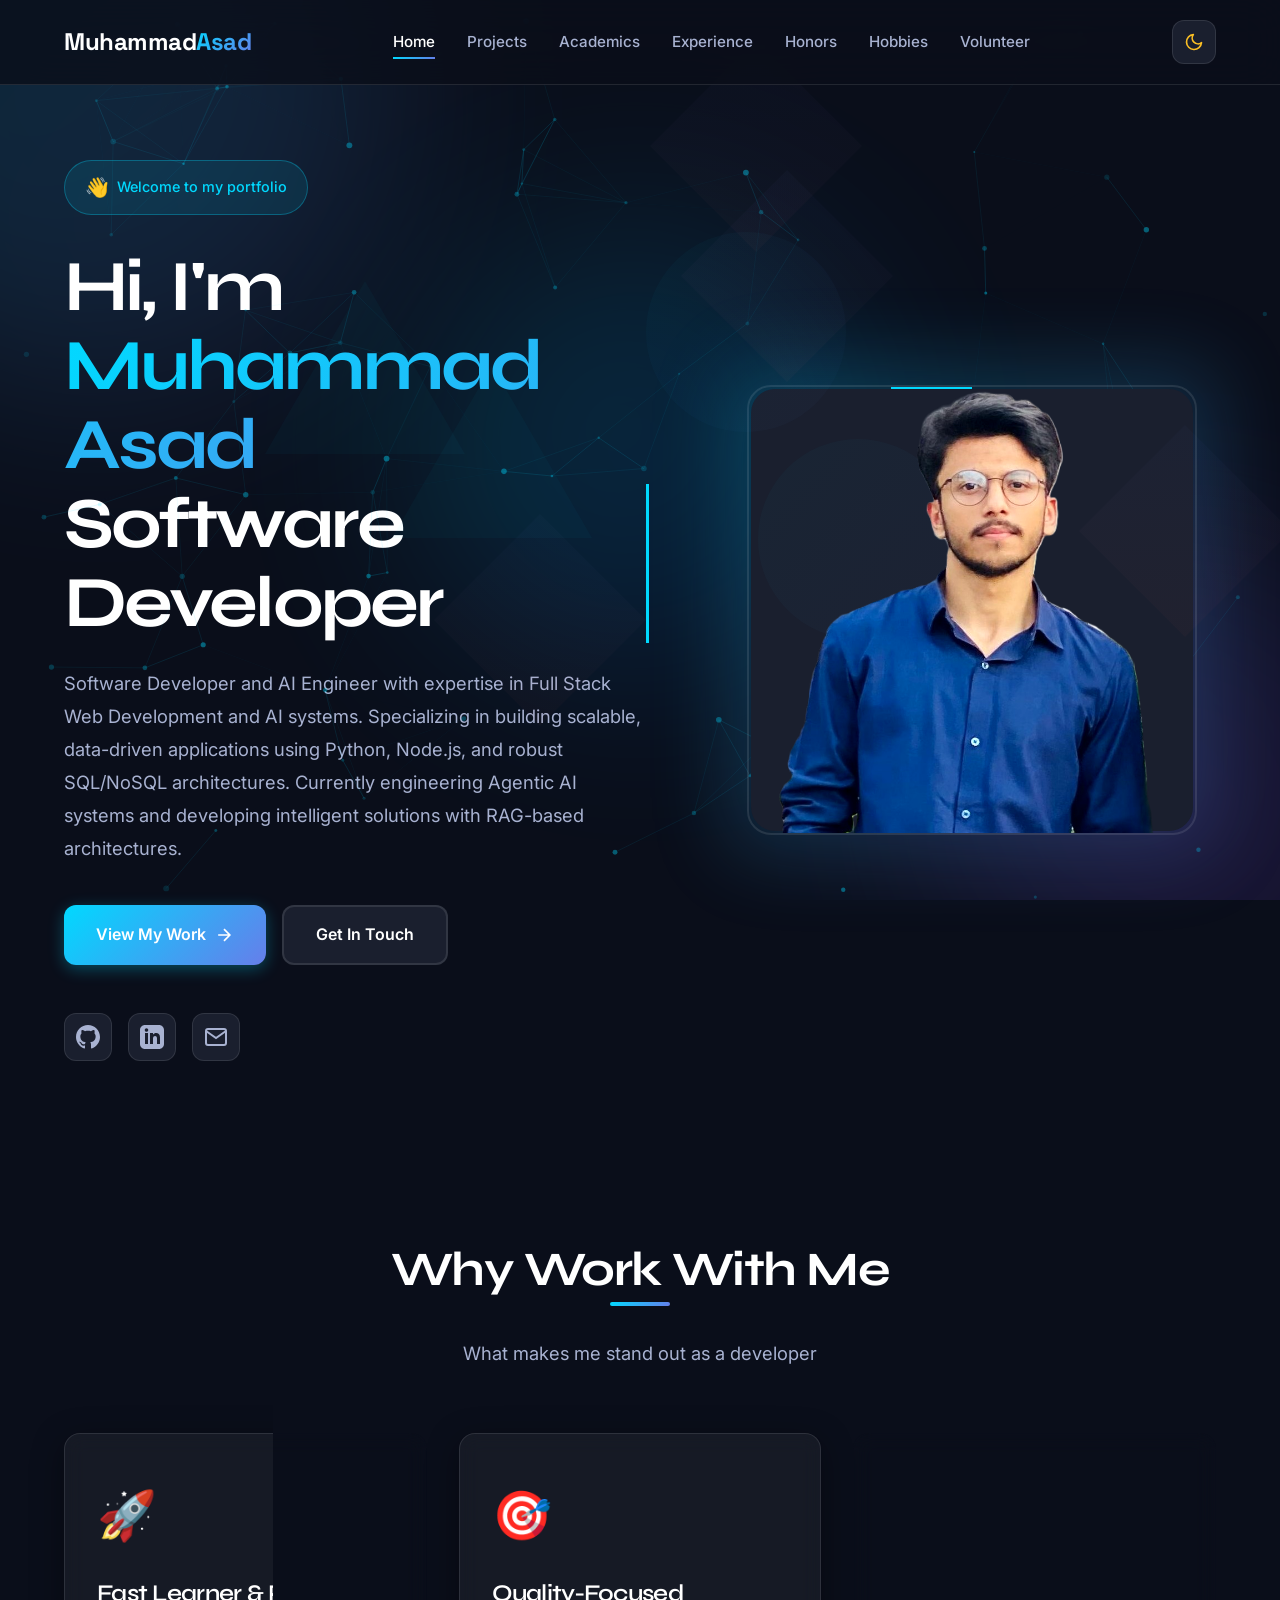
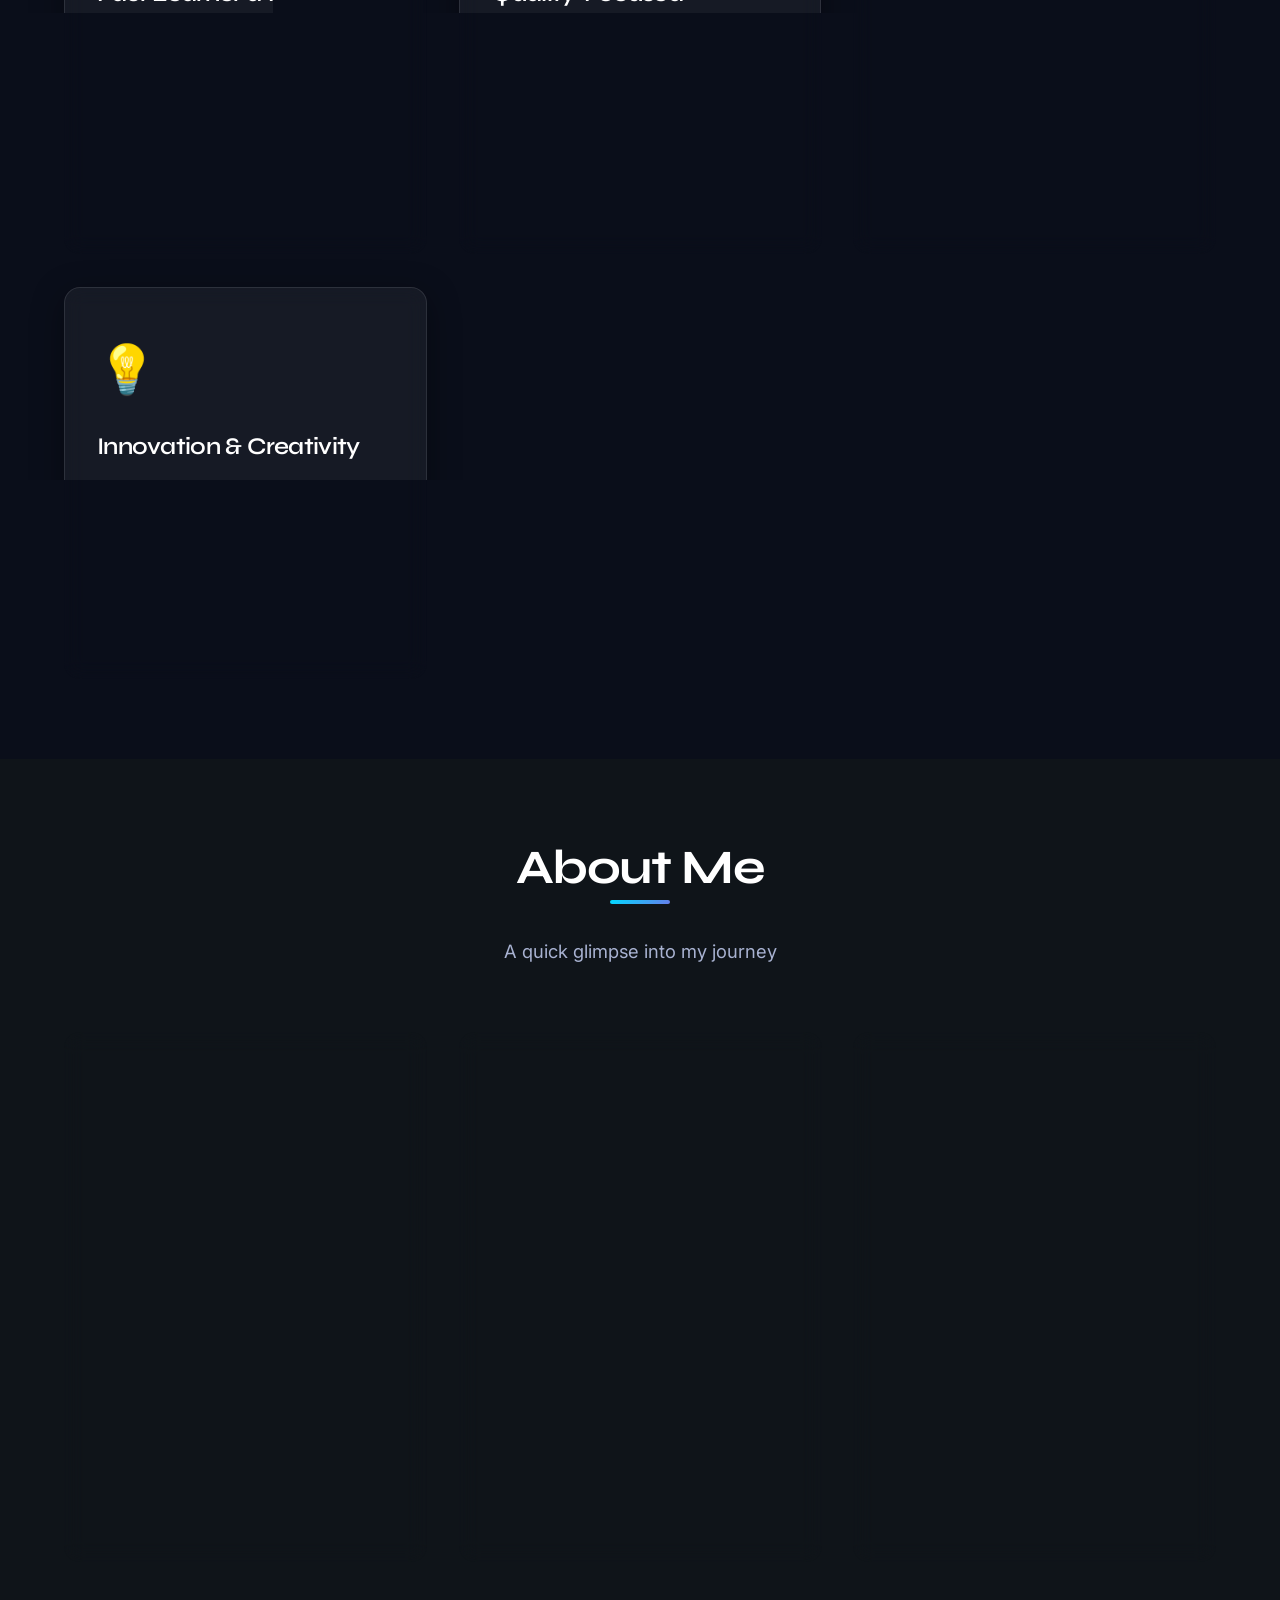
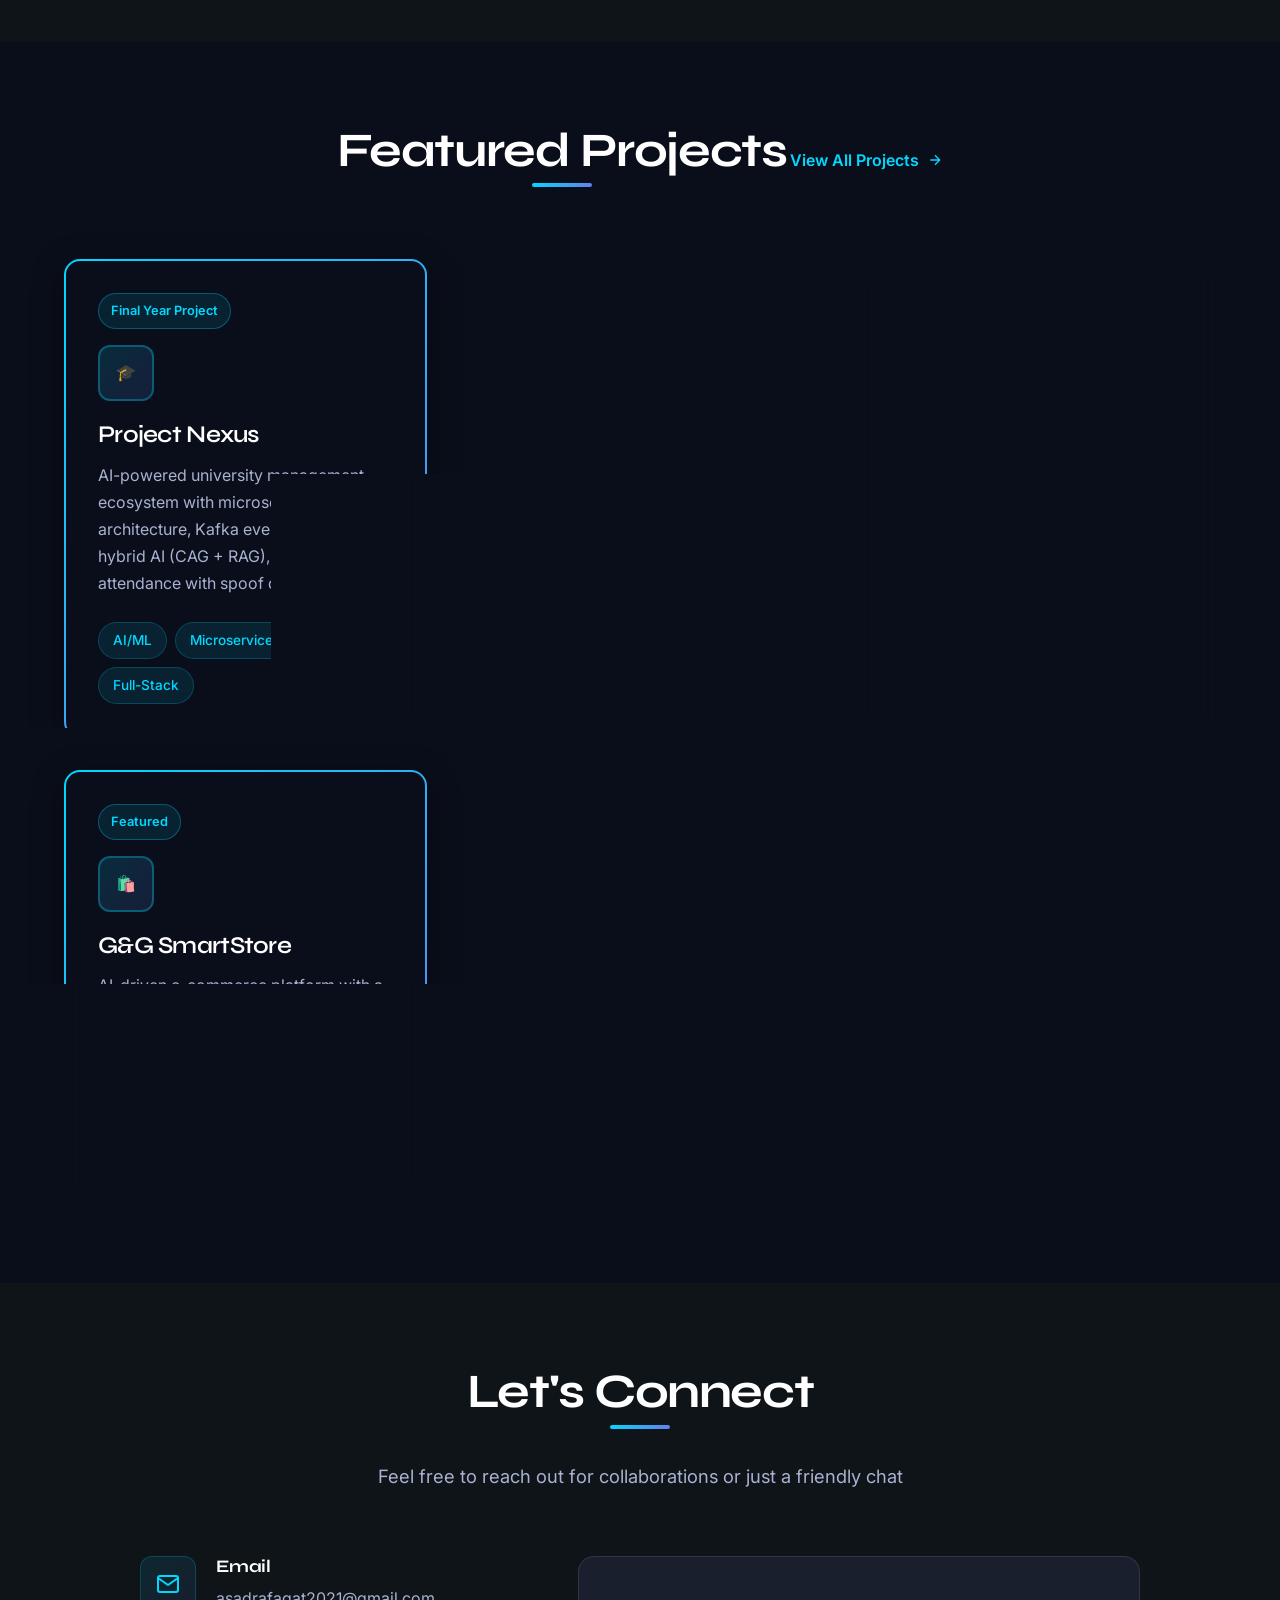
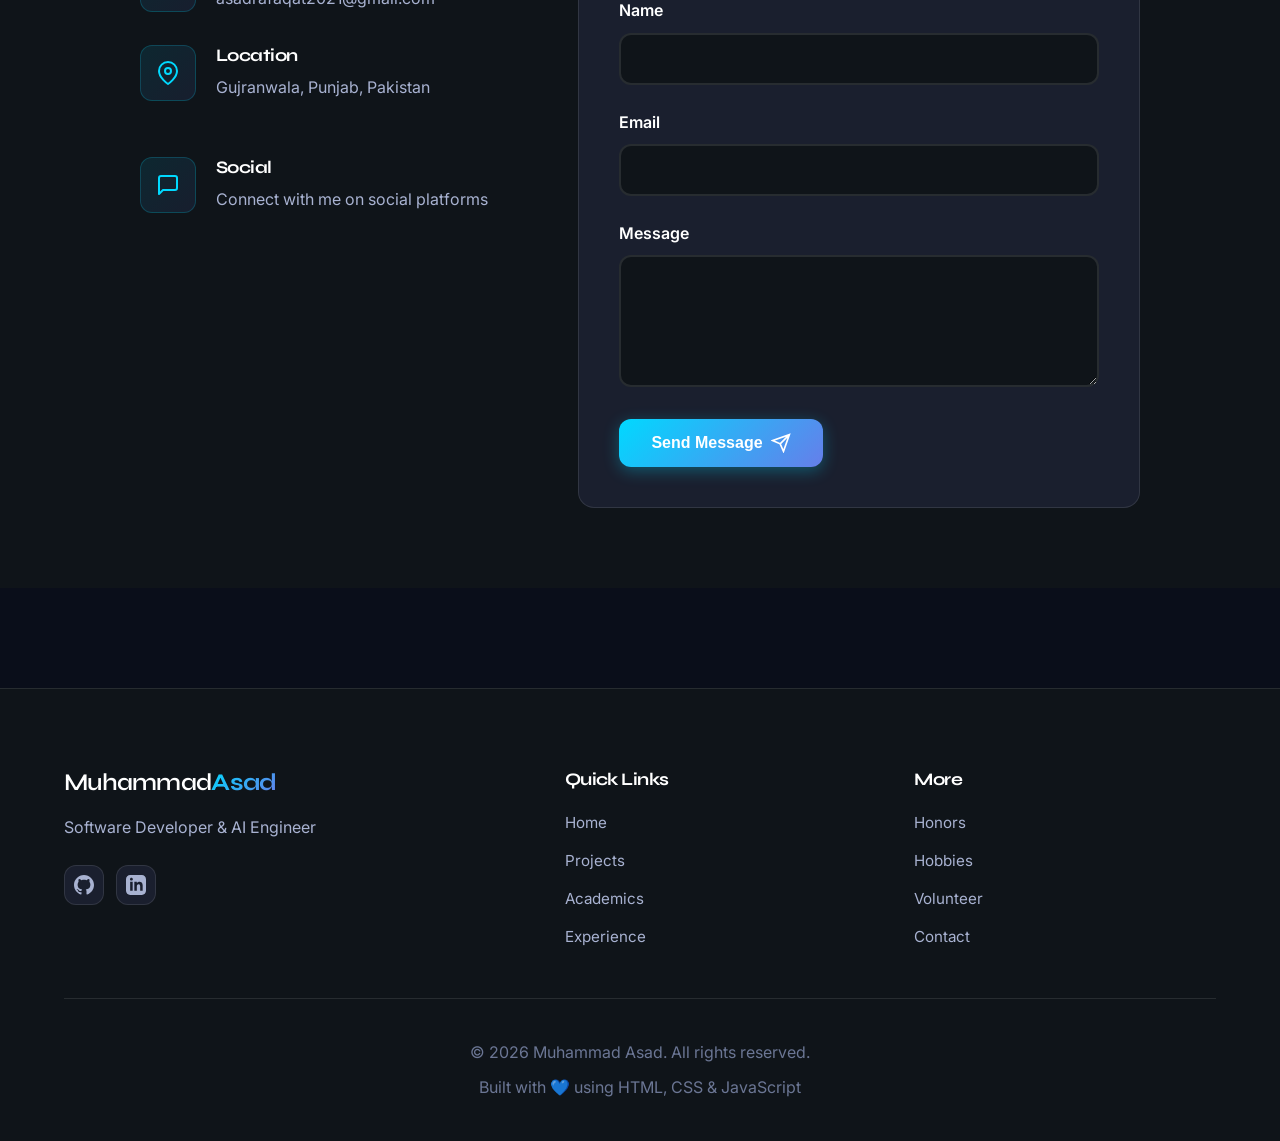
<file: index.html>
<!DOCTYPE html>
<html lang="en">
<head>
  <meta charset="UTF-8">
  <meta name="viewport" content="width=device-width, initial-scale=1.0">
  <title>ASAD2204 - Portfolio</title>
  <link rel="stylesheet" href="styles.css">
  <link rel="stylesheet" href="page-common.css">
  <link rel="stylesheet" href="enhanced-effects.css">
  <link rel="preconnect" href="https://fonts.googleapis.com">
  <link rel="preconnect" href="https://fonts.gstatic.com" crossorigin>
  <link href="https://fonts.googleapis.com/css2?family=Syne:wght@400;600;700;800&family=Inter:wght@300;400;500;600&display=swap" rel="stylesheet">
</head>
<body>
  <!-- Enhanced Splash Screen -->
  <div class="splash-screen" id="splash">
    <div class="splash-particles" id="splashParticles"></div>
    
    <div class="splash-glass-card">
      <div class="splash-logo">
        <div class="logo-circle">
          <div class="rotating-ring ring-1"></div>
          <div class="rotating-ring ring-2"></div>
          <div class="rotating-ring ring-3"></div>
          <span class="logo-text">MA</span>
        </div>
      </div>
      
      <h1 class="splash-title">Muhammad Asad</h1>
      <p class="splash-subtitle">Software Developer & AI Engineer</p>
      
      <div class="splash-loader">
        <div class="loader-track">
          <div class="loader-bar"></div>
        </div>
        <div class="loader-info">
          <span class="splash-loading-text">0%</span>
          <span class="splash-status">Initializing...</span>
        </div>
      </div>
    </div>
  </div>

  <!-- Navigation -->
  <nav class="navbar" id="navbar">
    <div class="container">
      <div class="nav-content">
        <a href="index.html" class="logo">Muhammad<span class="logo-accent">Asad</span></a>
        
        <div class="nav-links" id="navLinks">
          <a href="index.html" class="nav-link active">Home</a>
          <a href="projects.html" class="nav-link">Projects</a>
          <a href="academics.html" class="nav-link">Academics</a>
          <a href="experience.html" class="nav-link">Experience</a>
          <a href="honors.html" class="nav-link">Honors</a>
          <a href="hobbies.html" class="nav-link">Hobbies</a>
          <a href="volunteer.html" class="nav-link">Volunteer</a>
        </div>

        <div class="nav-actions">
          <button class="theme-toggle" id="themeToggle" aria-label="Toggle theme">
            <svg class="theme-icon" width="20" height="20" viewBox="0 0 24 24" fill="none" stroke="currentColor" stroke-width="2" stroke-linecap="round" stroke-linejoin="round">
              <path d="M21 12.79A9 9 0 1 1 11.21 3 7 7 0 0 0 21 12.79z"/>
            </svg>
          </button>
          <button class="mobile-toggle" id="mobileToggle" aria-label="Toggle menu">
            <span></span>
            <span></span>
            <span></span>
          </button>
        </div>
      </div>
    </div>
  </nav>

  <!-- Animated Background -->
  <div class="bg-animation">
    <div class="shape shape-1"></div>
    <div class="shape shape-2"></div>
    <div class="shape shape-3"></div>
  </div>

  <!-- Hero Section -->
  <section class="hero-home">
    <div class="container">
      <div class="hero-grid">
        <div class="hero-content">
          <div class="hero-badge">
            <span class="badge-icon">👋</span>
            <span>Welcome to my portfolio</span>
          </div>
          
          <h1 class="hero-title">
            Hi, I'm <span class="gradient-text">Muhammad Asad</span><br>
            <span class="typewriter" id="typewriter"></span>
          </h1>
          
          <p class="hero-description">
            Software Developer and AI Engineer with expertise in Full Stack Web Development and 
            AI systems. Specializing in building scalable, data-driven applications using Python, 
            Node.js, and robust SQL/NoSQL architectures. Currently engineering Agentic AI systems 
            and developing intelligent solutions with RAG-based architectures.
          </p>

          <div class="hero-cta">
            <a href="projects.html" class="btn btn-primary ripple magnetic glow">
              <span>View My Work</span>
              <svg width="20" height="20" viewBox="0 0 24 24" fill="none" stroke="currentColor" stroke-width="2">
                <path d="M5 12h14M12 5l7 7-7 7"/>
              </svg>
            </a>
            <a href="#contact" class="btn btn-secondary ripple magnetic">
              <span>Get In Touch</span>
            </a>
          </div>

          <div class="social-links">
            <a href="https://github.com/ASAD2204" target="_blank" rel="noopener" class="social-link" aria-label="GitHub">
              <svg width="24" height="24" viewBox="0 0 24 24" fill="currentColor">
                <path d="M12 0c-6.626 0-12 5.373-12 12 0 5.302 3.438 9.8 8.207 11.387.599.111.793-.261.793-.577v-2.234c-3.338.726-4.033-1.416-4.033-1.416-.546-1.387-1.333-1.756-1.333-1.756-1.089-.745.083-.729.083-.729 1.205.084 1.839 1.237 1.839 1.237 1.07 1.834 2.807 1.304 3.492.997.107-.775.418-1.305.762-1.604-2.665-.305-5.467-1.334-5.467-5.931 0-1.311.469-2.381 1.236-3.221-.124-.303-.535-1.524.117-3.176 0 0 1.008-.322 3.301 1.23.957-.266 1.983-.399 3.003-.404 1.02.005 2.047.138 3.006.404 2.291-1.552 3.297-1.23 3.297-1.23.653 1.653.242 2.874.118 3.176.77.84 1.235 1.911 1.235 3.221 0 4.609-2.807 5.624-5.479 5.921.43.372.823 1.102.823 2.222v3.293c0 .319.192.694.801.576 4.765-1.589 8.199-6.086 8.199-11.386 0-6.627-5.373-12-12-12z"/>
              </svg>
            </a>
            <a href="https://www.linkedin.com/in/muhammad-asad-7a708a2a0" target="_blank" rel="noopener" class="social-link" aria-label="LinkedIn">
              <svg width="24" height="24" viewBox="0 0 24 24" fill="currentColor">
                <path d="M19 0h-14c-2.761 0-5 2.239-5 5v14c0 2.761 2.239 5 5 5h14c2.762 0 5-2.239 5-5v-14c0-2.761-2.238-5-5-5zm-11 19h-3v-11h3v11zm-1.5-12.268c-.966 0-1.75-.79-1.75-1.764s.784-1.764 1.75-1.764 1.75.79 1.75 1.764-.783 1.764-1.75 1.764zm13.5 12.268h-3v-5.604c0-3.368-4-3.113-4 0v5.604h-3v-11h3v1.765c1.396-2.586 7-2.777 7 2.476v6.759z"/>
              </svg>
            </a>
            <a href="mailto:asadrafaqat2021@gmail.com" class="social-link" aria-label="Email">
              <svg width="24" height="24" viewBox="0 0 24 24" fill="none" stroke="currentColor" stroke-width="2">
                <path d="M4 4h16c1.1 0 2 .9 2 2v12c0 1.1-.9 2-2 2H4c-1.1 0-2-.9-2-2V6c0-1.1.9-2 2-2z"/>
                <polyline points="22,6 12,13 2,6"/>
              </svg>
            </a>
          </div>
        </div>

        <div class="hero-image">
          <div class="image-container">
            <div class="image-decoration"></div>
            <div class="image-placeholder">
              <img src="myPhoto.png" alt="Muhammad Asad" class="hero-photo" />
            </div>
          </div>
        </div>
      </div>
    </div>
  </section>

  <!-- Why Work With Me Section -->
  <section class="stats-section">
    <div class="container">
      <div class="section-header">
        <h2 class="section-title">Why Work With Me</h2>
        <p class="section-subtitle">What makes me stand out as a developer</p>
      </div>
      <div class="about-grid">
        <div class="about-card glass-card enhanced-card glow reveal">
          <div class="card-icon">🚀</div>
          <h3>Fast Learner & Problem Solver</h3>
          <p>Quickly adapt to new technologies and frameworks. Proven track record of learning cutting-edge AI technologies and implementing them in real-world projects within tight deadlines.</p>
        </div>
        <div class="about-card glass-card enhanced-card glow reveal">
          <div class="card-icon">🎯</div>
          <h3>Quality-Focused Development</h3>
          <p>Writing clean, maintainable, and well-documented code is my priority. I follow best practices, design patterns, and ensure robust error handling in every project.</p>
        </div>
        <div class="about-card glass-card enhanced-card glow reveal">
          <div class="card-icon">🤝</div>
          <h3>Team Player & Communicator</h3>
          <p>Experienced in leading teams as Class Representative and Computer Society Organizer. Clear communication and collaborative problem-solving are my strengths.</p>
        </div>
        <div class="about-card glass-card enhanced-card glow reveal">
          <div class="card-icon">💡</div>
          <h3>Innovation & Creativity</h3>
          <p>Constantly exploring new approaches to solve problems. From building AI agents to implementing microservices architecture, I bring creative solutions to complex challenges.</p>
        </div>
      </div>
    </div>
  </section>

  <!-- About Section -->
  <section class="about-section">
    <div class="container">
      <div class="section-header">
        <h2 class="section-title">About Me</h2>
        <p class="section-subtitle">A quick glimpse into my journey</p>
      </div>

      <div class="about-grid">
        <div class="about-card glass-card enhanced-card glow reveal">
          <div class="card-icon">💻</div>
          <h3>Full-Stack Developer</h3>
          <p>Experienced in building scalable, data-driven web applications using Python, Node.js, and robust SQL/NoSQL architectures. Specialized in managing complex data structures using MySQL, MSSQL, and MongoDB. Proficient in Linux server environments and command-line operations for efficient backend development.</p>
        </div>
        <div class="about-card glass-card enhanced-card glow reveal">
          <div class="card-icon">🤖</div>
          <h3>AI Engineer</h3>
          <p>Currently engineering Agentic AI systems with cutting-edge technology. Recently developed an intelligent E-commerce Webstore featuring RAG-based architecture and Gemini API integration for autonomous customer support. Expertise in building AI solutions with advanced NLP techniques, semantic search, and conversational interfaces.</p>
        </div>
        <div class="about-card glass-card enhanced-card glow reveal">
          <div class="card-icon">👨‍🏫</div>
          <h3>Community Leader & Educator</h3>
          <p>Core Organizer at University Computer Society, managing major technical events like IT Night and coding competitions. Currently serving as Teaching Assistant for Computer Organization & Assembly Language, mentoring students in low-level system architecture. Class Representative from 2nd to 8th semester.</p>
        </div>
      </div>
    </div>
  </section>

  <!-- Featured Projects Preview -->
  <section class="featured-section">
    <div class="container">
      <div class="section-header">
        <h2 class="section-title">Featured Projects</h2>
        <a href="projects.html" class="section-link">
          View All Projects
          <svg width="16" height="16" viewBox="0 0 24 24" fill="none" stroke="currentColor" stroke-width="2">
            <path d="M5 12h14M12 5l7 7-7 7"/>
          </svg>
        </a>
      </div>

      <div class="featured-grid">
        <a href="https://github.com/ASAD2204/PROJECT_NEXUS" target="_blank" class="featured-card glass-card enhanced-card glow neon-border reveal">
          <div class="featured-badge">Final Year Project</div>
          <div class="featured-icon">🎓</div>
          <h3>Project Nexus</h3>
          <p>AI-powered university management ecosystem with microservices architecture, Kafka event streaming, hybrid AI (CAG + RAG), and biometric attendance with spoof detection.</p>
          <div class="featured-tech">
            <span>AI/ML</span>
            <span>Microservices</span>
            <span>Full-Stack</span>
          </div>
        </a>

        <a href="https://github.com/ASAD2204/NetMon-AI" target="_blank" class="featured-card glass-card enhanced-card glow neon-border reveal">
          <div class="featured-badge">Featured</div>
          <div class="featured-icon">🤖</div>
          <h3>NetMon-AI</h3>
          <p>Intelligent system administration platform with conversational AI shell, real-time TUI dashboards, and Human-in-the-Loop security protocol.</p>
          <div class="featured-tech">
            <span>AI</span>
            <span>System Admin</span>
            <span>Security</span>
          </div>
        </a>

        <a href="https://github.com/ASAD2204/Face_Attendance_System" target="_blank" class="featured-card glass-card enhanced-card glow neon-border reveal">
          <div class="featured-badge">Production Ready</div>
          <div class="featured-icon">👁️</div>
          <h3>VisionPass</h3>
          <p>Face attendance system with Triple-Layer Security (Geo-Fencing + Liveness + Recognition), 99.8% spoofing prevention, and voice/blink verification.</p>
          <div class="featured-tech">
            <span>Computer Vision</span>
            <span>Security</span>
            <span>Biometric</span>
          </div>
        </a>
        
        <a href="https://github.com/ASAD2204/webstore-ai-ecommerce" target="_blank" class="featured-card glass-card enhanced-card glow neon-border reveal">
          <div class="featured-badge">Featured</div>
          <div class="featured-icon">🛍️</div>
          <h3>G&G SmartStore</h3>
          <p>AI-driven e-commerce platform with a Gemini-powered chatbot, voice input, semantic search, personalized recommendations, order tracking, and admin analytics.</p>
          <div class="featured-tech">
            <span>E-commerce</span>
            <span>AI</span>
            <span>Full-Stack</span>
          </div>
        </a>
      </div>
    </div>
  </section>

  <!-- Contact Section -->
  <section class="contact-section" id="contact">
    <div class="container">
      <div class="section-header">
        <h2 class="section-title">Let's Connect</h2>
        <p class="section-subtitle">Feel free to reach out for collaborations or just a friendly chat</p>
      </div>

      <div class="contact-grid">
        <div class="contact-info">
          <div class="contact-item">
            <div class="contact-icon">
              <svg width="24" height="24" viewBox="0 0 24 24" fill="none" stroke="currentColor" stroke-width="2" stroke-linecap="round" stroke-linejoin="round">
                <path d="M4 4h16c1.1 0 2 .9 2 2v12c0 1.1-.9 2-2 2H4c-1.1 0-2-.9-2-2V6c0-1.1.9-2 2-2z"/>
                <polyline points="22,6 12,13 2,6"/>
              </svg>
            </div>
            <div>
              <h4>Email</h4>
              <a href="mailto:asadrafaqat2021@gmail.com">asadrafaqat2021@gmail.com</a>
            </div>
          </div>
          <div class="contact-item">
            <div class="contact-icon">
              <svg width="24" height="24" viewBox="0 0 24 24" fill="none" stroke="currentColor" stroke-width="2" stroke-linecap="round" stroke-linejoin="round">
                <path d="M21 10c0 7-9 13-9 13s-9-6-9-13a9 9 0 0 1 18 0z"/>
                <circle cx="12" cy="10" r="3"/>
              </svg>
            </div>
            <div>
              <h4>Location</h4>
              <p>Gujranwala, Punjab, Pakistan</p>
            </div>
          </div>
          <div class="contact-item">
            <div class="contact-icon">
              <svg width="24" height="24" viewBox="0 0 24 24" fill="none" stroke="currentColor" stroke-width="2" stroke-linecap="round" stroke-linejoin="round">
                <path d="M21 15a2 2 0 0 1-2 2H7l-4 4V5a2 2 0 0 1 2-2h14a2 2 0 0 1 2 2z"/>
              </svg>
            </div>
            <div>
              <h4>Social</h4>
              <p>Connect with me on social platforms</p>
            </div>
          </div>
        </div>

        <form class="contact-form">
          <div class="form-group">
            <label for="name">Name</label>
            <input type="text" id="name" name="name" required>
          </div>
          <div class="form-group">
            <label for="email">Email</label>
            <input type="email" id="email" name="email" required>
          </div>
          <div class="form-group">
            <label for="message">Message</label>
            <textarea id="message" name="message" rows="5" required></textarea>
          </div>
          <button type="submit" class="btn btn-primary ripple magnetic glow">
            <span>Send Message</span>
            <svg width="20" height="20" viewBox="0 0 24 24" fill="none" stroke="currentColor" stroke-width="2">
              <path d="M22 2L11 13M22 2l-7 20-4-9-9-4 20-7z"/>
            </svg>
          </button>
        </form>
      </div>
    </div>
  </section>

  <!-- Footer -->
  <footer class="footer">
    <div class="container">
      <div class="footer-content">
        <div class="footer-section">
          <h3>Muhammad<span class="logo-accent">Asad</span></h3>
          <p>Software Developer & AI Engineer</p>
          <div class="footer-social">
            <a href="https://github.com/ASAD2204" target="_blank" rel="noopener" aria-label="GitHub">
              <svg width="20" height="20" viewBox="0 0 24 24" fill="currentColor">
                <path d="M12 0c-6.626 0-12 5.373-12 12 0 5.302 3.438 9.8 8.207 11.387.599.111.793-.261.793-.577v-2.234c-3.338.726-4.033-1.416-4.033-1.416-.546-1.387-1.333-1.756-1.333-1.756-1.089-.745.083-.729.083-.729 1.205.084 1.839 1.237 1.839 1.237 1.07 1.834 2.807 1.304 3.492.997.107-.775.418-1.305.762-1.604-2.665-.305-5.467-1.334-5.467-5.931 0-1.311.469-2.381 1.236-3.221-.124-.303-.535-1.524.117-3.176 0 0 1.008-.322 3.301 1.23.957-.266 1.983-.399 3.003-.404 1.02.005 2.047.138 3.006.404 2.291-1.552 3.297-1.23 3.297-1.23.653 1.653.242 2.874.118 3.176.77.84 1.235 1.911 1.235 3.221 0 4.609-2.807 5.624-5.479 5.921.43.372.823 1.102.823 2.222v3.293c0 .319.192.694.801.576 4.765-1.589 8.199-6.086 8.199-11.386 0-6.627-5.373-12-12-12z"/>
              </svg>
            </a>
            <a href="https://www.linkedin.com/in/muhammad-asad-7a708a2a0" target="_blank" rel="noopener" aria-label="LinkedIn">
              <svg width="20" height="20" viewBox="0 0 24 24" fill="currentColor">
                <path d="M19 0h-14c-2.761 0-5 2.239-5 5v14c0 2.761 2.239 5 5 5h14c2.762 0 5-2.239 5-5v-14c0-2.761-2.238-5-5-5zm-11 19h-3v-11h3v11zm-1.5-12.268c-.966 0-1.75-.79-1.75-1.764s.784-1.764 1.75-1.764 1.75.79 1.75 1.764-.783 1.764-1.75 1.764zm13.5 12.268h-3v-5.604c0-3.368-4-3.113-4 0v5.604h-3v-11h3v1.765c1.396-2.586 7-2.777 7 2.476v6.759z"/>
              </svg>
            </a>
          </div>
        </div>
        
        <div class="footer-section">
          <h4>Quick Links</h4>
          <div class="footer-links">
            <a href="index.html">Home</a>
            <a href="projects.html">Projects</a>
            <a href="academics.html">Academics</a>
            <a href="experience.html">Experience</a>
          </div>
        </div>

        <div class="footer-section">
          <h4>More</h4>
          <div class="footer-links">
            <a href="honors.html">Honors</a>
            <a href="hobbies.html">Hobbies</a>
            <a href="volunteer.html">Volunteer</a>
            <a href="#contact">Contact</a>
          </div>
        </div>
      </div>
      
      <div class="footer-bottom">
        <p>&copy; 2026 Muhammad Asad. All rights reserved.</p>
        <p>Built with 💙 using HTML, CSS & JavaScript</p>
      </div>
    </div>
  </footer>

  <script src="script.js"></script>
  <script src="particles.js"></script>
  <script src="animations.js"></script>
</body>
</html>
</file>
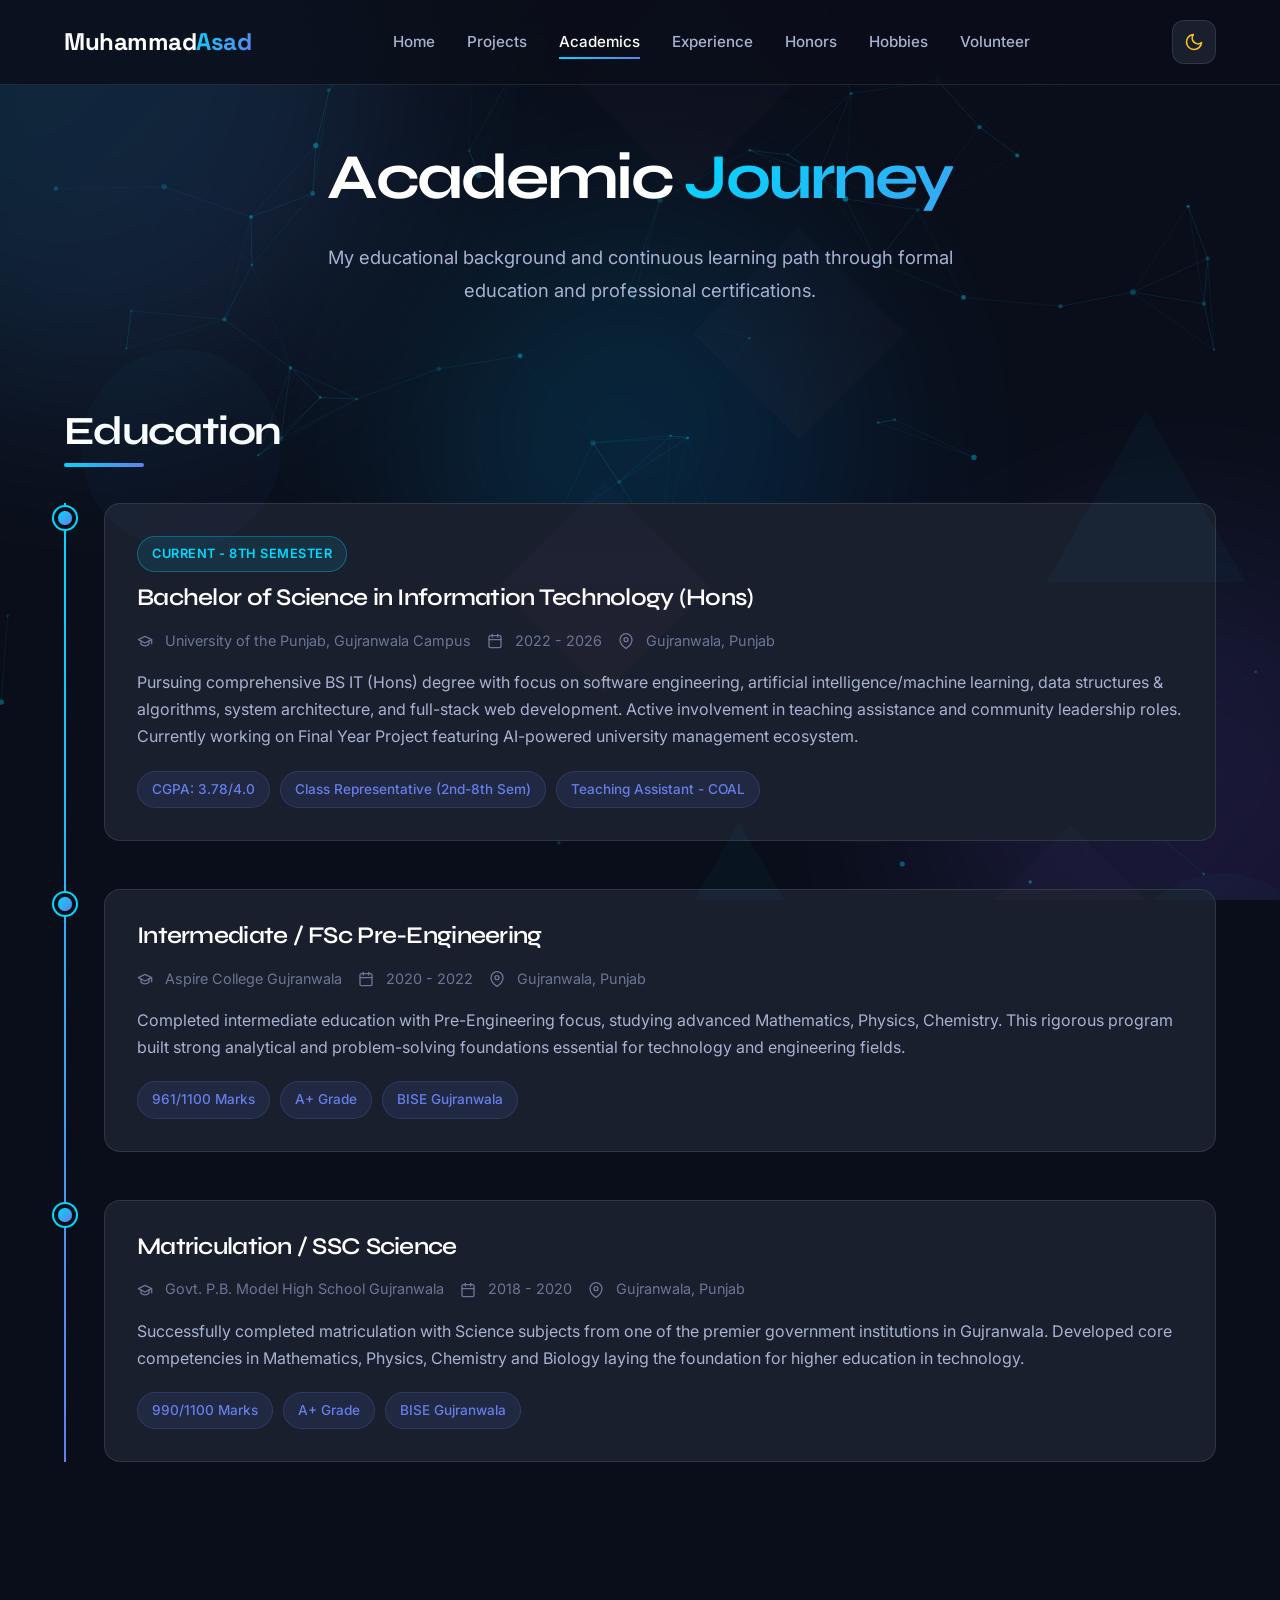
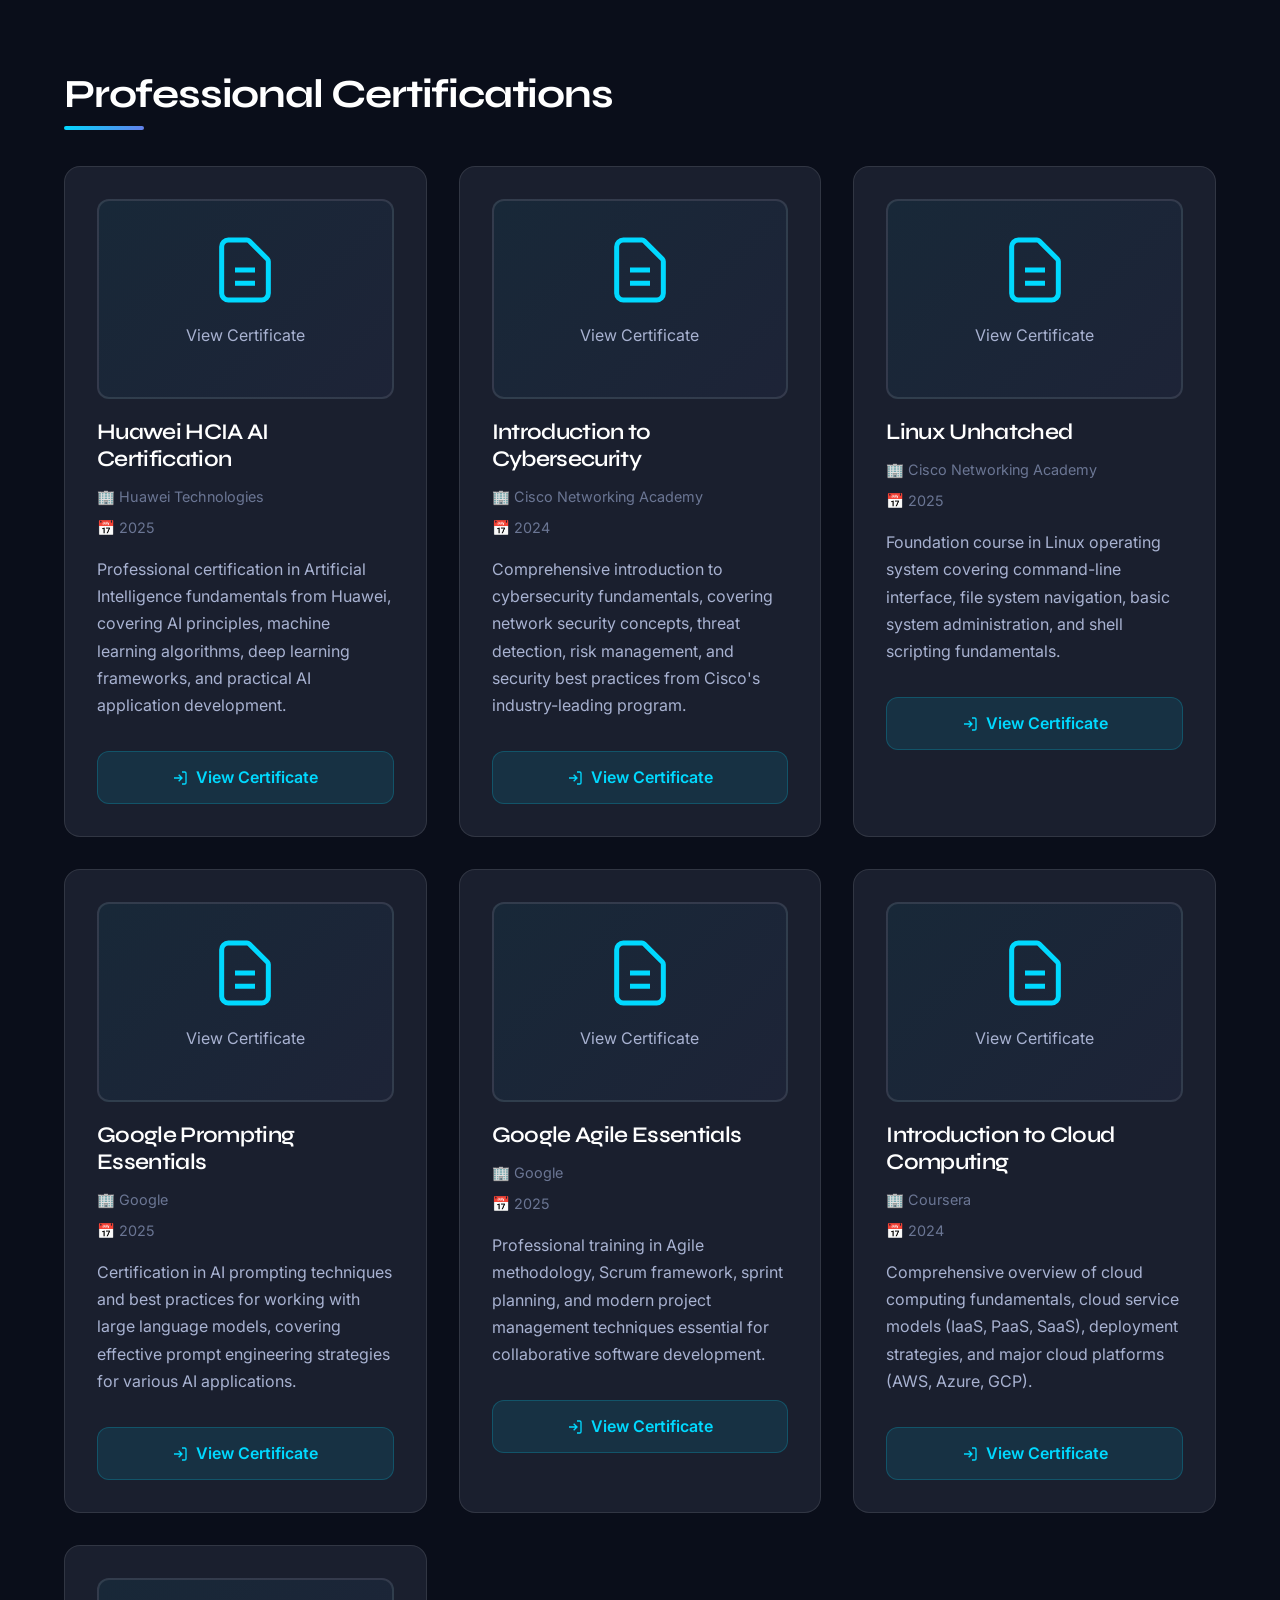
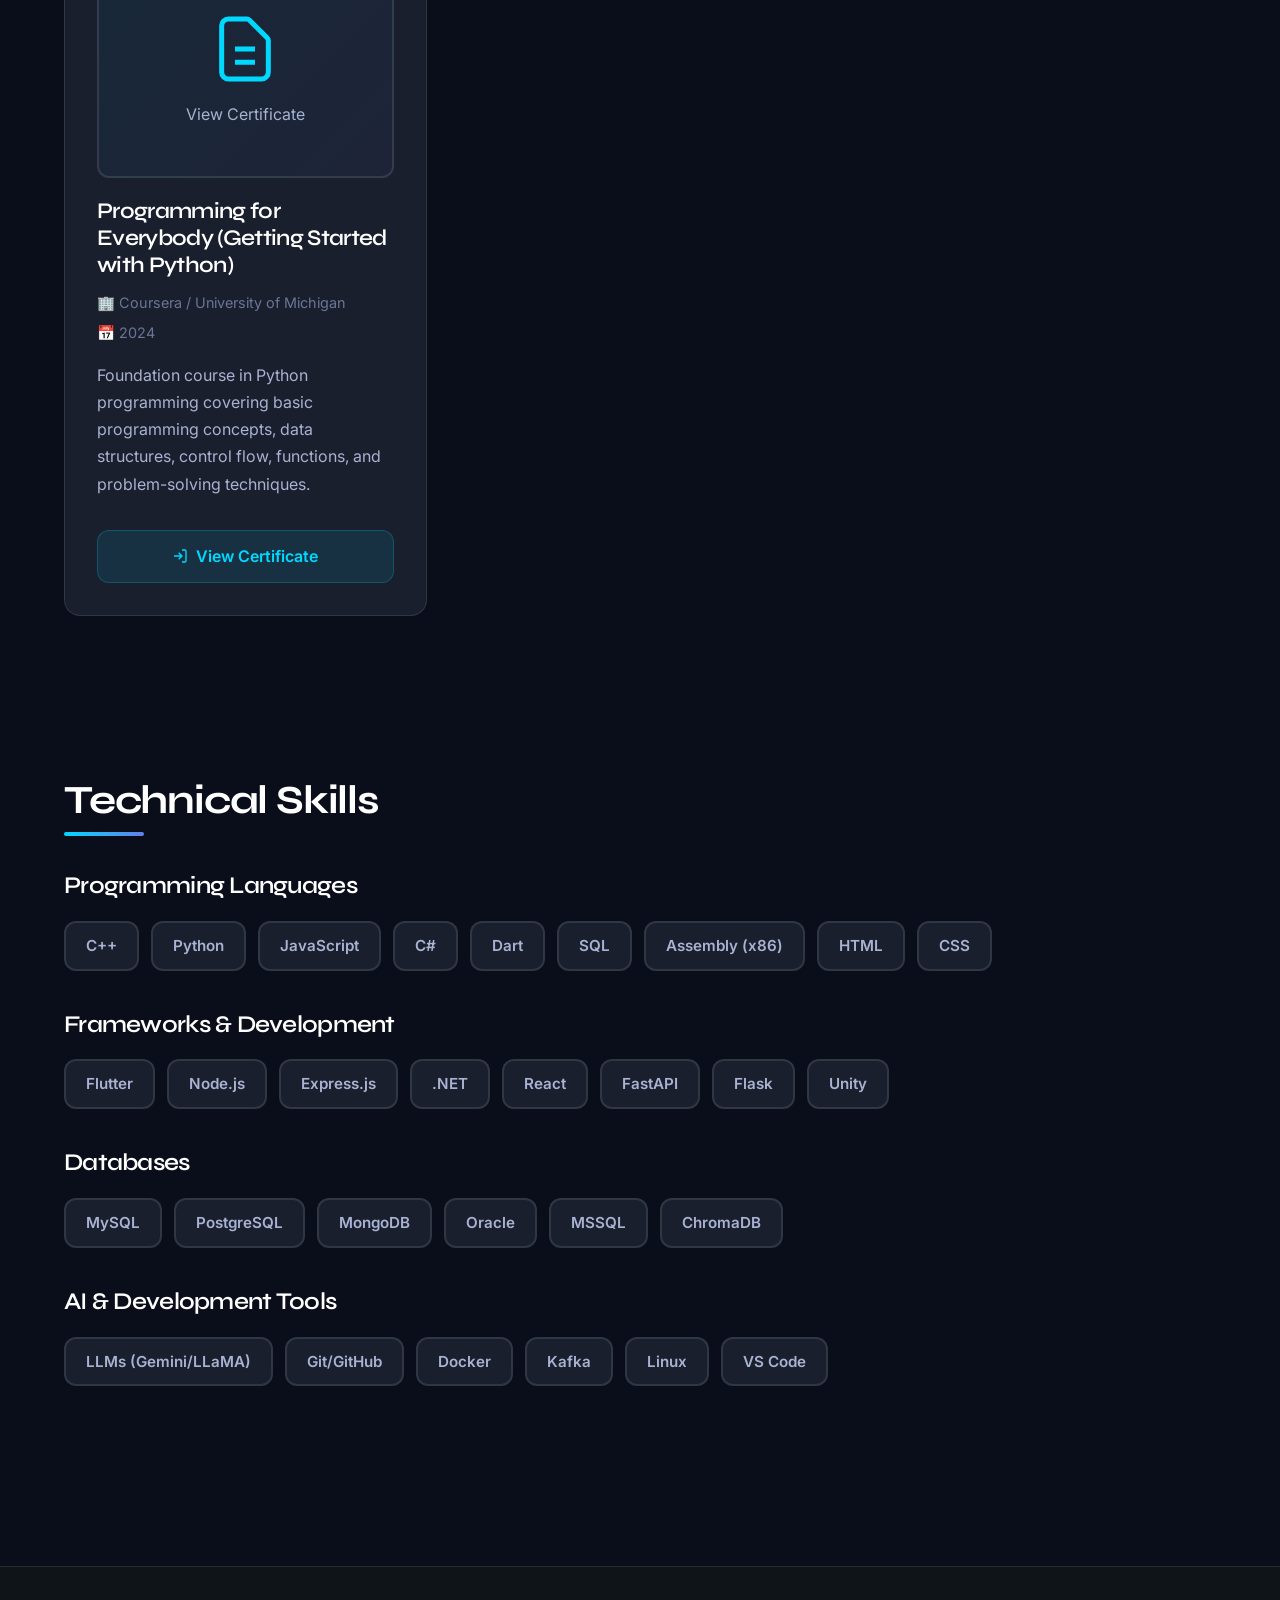
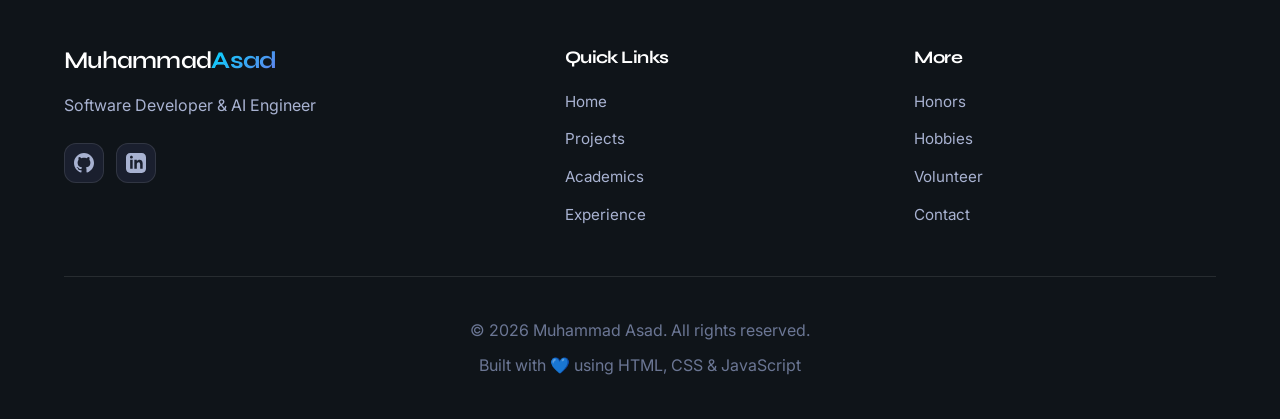
<file: academics.html>
<!DOCTYPE html>
<html lang="en">
<head>
  <meta charset="UTF-8">
  <meta name="viewport" content="width=device-width, initial-scale=1.0">
  <title>Academics - ASAD2204</title>
  <link rel="stylesheet" href="styles.css">
  <link rel="stylesheet" href="page-common.css">
  <link rel="stylesheet" href="enhanced-effects.css">
  <link rel="preconnect" href="https://fonts.googleapis.com">
  <link rel="preconnect" href="https://fonts.gstatic.com" crossorigin>
  <link href="https://fonts.googleapis.com/css2?family=Syne:wght@400;600;700;800&family=Inter:wght@300;400;500;600&display=swap" rel="stylesheet">
</head>
<body>
  <!-- Navigation -->
  <nav class="navbar" id="navbar">
    <div class="container">
      <div class="nav-content">
        <a href="index.html" class="logo">Muhammad<span class="logo-accent">Asad</span></a>
        
        <div class="nav-links" id="navLinks">
          <a href="index.html" class="nav-link">Home</a>
          <a href="projects.html" class="nav-link">Projects</a>
          <a href="academics.html" class="nav-link active">Academics</a>
          <a href="experience.html" class="nav-link">Experience</a>
          <a href="honors.html" class="nav-link">Honors</a>
          <a href="hobbies.html" class="nav-link">Hobbies</a>
          <a href="volunteer.html" class="nav-link">Volunteer</a>
        </div>

        <div class="nav-actions">
          <button class="theme-toggle" id="themeToggle" aria-label="Toggle theme">
            <svg class="theme-icon" width="20" height="20" viewBox="0 0 24 24" fill="none" stroke="currentColor" stroke-width="2" stroke-linecap="round" stroke-linejoin="round">
              <path d="M21 12.79A9 9 0 1 1 11.21 3 7 7 0 0 0 21 12.79z"/>
            </svg>
          </button>
          <button class="mobile-toggle" id="mobileToggle" aria-label="Toggle menu">
            <span></span>
            <span></span>
            <span></span>
          </button>
        </div>
      </div>
    </div>
  </nav>

  <!-- Animated Background -->
  <div class="bg-animation">
    <div class="shape shape-1"></div>
    <div class="shape shape-2"></div>
    <div class="shape shape-3"></div>
  </div>

  <!-- Page Header -->
  <section class="page-hero">
    <div class="container">
      <div class="page-hero-content">
        <h1 class="page-title">
          Academic <span class="gradient-text">Journey</span>
        </h1>
        <p class="page-subtitle">
          My educational background and continuous learning path through formal education and professional certifications.
        </p>
      </div>
    </div>
  </section>

  <!-- Education Section -->
  <main class="container">
    <section class="content-section">
      <h2 class="section-title-left">Education</h2>
      
      <div class="timeline">
        <div class="timeline-item">
          <div class="timeline-marker"></div>
          <div class="timeline-content">
            <div class="timeline-badge">Current - 8th Semester</div>
            <h3>Bachelor of Science in Information Technology (Hons)</h3>
            <div class="timeline-meta">
              <span>
                <svg width="16" height="16" viewBox="0 0 24 24" fill="none" stroke="currentColor" stroke-width="2" stroke-linecap="round" stroke-linejoin="round" style="display:inline-block;vertical-align:middle;margin-right:6px">
                  <path d="M22 10v6M2 10l10-5 10 5-10 5z"/>
                  <path d="M6 12v5c3 3 9 3 12 0v-5"/>
                </svg>
                University of the Punjab, Gujranwala Campus
              </span>
              <span>
                <svg width="16" height="16" viewBox="0 0 24 24" fill="none" stroke="currentColor" stroke-width="2" stroke-linecap="round" stroke-linejoin="round" style="display:inline-block;vertical-align:middle;margin-right:6px">
                  <rect x="3" y="4" width="18" height="18" rx="2" ry="2"/>
                  <line x1="16" y1="2" x2="16" y2="6"/>
                  <line x1="8" y1="2" x2="8" y2="6"/>
                  <line x1="3" y1="10" x2="21" y2="10"/>
                </svg>
                2022 - 2026
              </span>
              <span>
                <svg width="16" height="16" viewBox="0 0 24 24" fill="none" stroke="currentColor" stroke-width="2" stroke-linecap="round" stroke-linejoin="round" style="display:inline-block;vertical-align:middle;margin-right:6px">
                  <path d="M21 10c0 7-9 13-9 13s-9-6-9-13a9 9 0 0 1 18 0z"/>
                  <circle cx="12" cy="10" r="3"/>
                </svg>
                Gujranwala, Punjab
              </span>
            </div>
            <p>
              Pursuing comprehensive BS IT (Hons) degree with focus on software engineering, 
              artificial intelligence/machine learning, data structures & algorithms, system architecture, 
              and full-stack web development. Active involvement in teaching assistance and community 
              leadership roles. Currently working on Final Year Project featuring AI-powered university 
              management ecosystem.
            </p>
            <div class="timeline-highlights">
              <span class="highlight-tag">CGPA: 3.78/4.0</span>
              <span class="highlight-tag">Class Representative (2nd-8th Sem)</span>
              <span class="highlight-tag">Teaching Assistant - COAL</span>
            </div>
          </div>
        </div>

        <div class="timeline-item">
          <div class="timeline-marker"></div>
          <div class="timeline-content">
            <h3>Intermediate / FSc Pre-Engineering</h3>
            <div class="timeline-meta">
              <span>
                <svg width="16" height="16" viewBox="0 0 24 24" fill="none" stroke="currentColor" stroke-width="2" stroke-linecap="round" stroke-linejoin="round" style="display:inline-block;vertical-align:middle;margin-right:6px">
                  <path d="M22 10v6M2 10l10-5 10 5-10 5z"/>
                  <path d="M6 12v5c3 3 9 3 12 0v-5"/>
                </svg>
                Aspire College Gujranwala
              </span>
              <span>
                <svg width="16" height="16" viewBox="0 0 24 24" fill="none" stroke="currentColor" stroke-width="2" stroke-linecap="round" stroke-linejoin="round" style="display:inline-block;vertical-align:middle;margin-right:6px">
                  <rect x="3" y="4" width="18" height="18" rx="2" ry="2"/>
                  <line x1="16" y1="2" x2="16" y2="6"/>
                  <line x1="8" y1="2" x2="8" y2="6"/>
                  <line x1="3" y1="10" x2="21" y2="10"/>
                </svg>
                2020 - 2022
              </span>
              <span>
                <svg width="16" height="16" viewBox="0 0 24 24" fill="none" stroke="currentColor" stroke-width="2" stroke-linecap="round" stroke-linejoin="round" style="display:inline-block;vertical-align:middle;margin-right:6px">
                  <path d="M21 10c0 7-9 13-9 13s-9-6-9-13a9 9 0 0 1 18 0z"/>
                  <circle cx="12" cy="10" r="3"/>
                </svg>
                Gujranwala, Punjab
              </span>
            </div>
            <p>
              Completed intermediate education with Pre-Engineering focus, studying advanced Mathematics, 
              Physics, Chemistry. This rigorous program built strong analytical 
              and problem-solving foundations essential for technology and engineering fields.
            </p>
            <div class="timeline-highlights">
              <span class="highlight-tag">961/1100 Marks</span>
              <span class="highlight-tag">A+ Grade</span>
              <span class="highlight-tag">BISE Gujranwala</span>
            </div>
          </div>
        </div>

        <div class="timeline-item">
          <div class="timeline-marker"></div>
          <div class="timeline-content">
            <h3>Matriculation / SSC Science</h3>
            <div class="timeline-meta">
              <span>
                <svg width="16" height="16" viewBox="0 0 24 24" fill="none" stroke="currentColor" stroke-width="2" stroke-linecap="round" stroke-linejoin="round" style="display:inline-block;vertical-align:middle;margin-right:6px">
                  <path d="M22 10v6M2 10l10-5 10 5-10 5z"/>
                  <path d="M6 12v5c3 3 9 3 12 0v-5"/>
                </svg>
                Govt. P.B. Model High School Gujranwala
              </span>
              <span>
                <svg width="16" height="16" viewBox="0 0 24 24" fill="none" stroke="currentColor" stroke-width="2" stroke-linecap="round" stroke-linejoin="round" style="display:inline-block;vertical-align:middle;margin-right:6px">
                  <rect x="3" y="4" width="18" height="18" rx="2" ry="2"/>
                  <line x1="16" y1="2" x2="16" y2="6"/>
                  <line x1="8" y1="2" x2="8" y2="6"/>
                  <line x1="3" y1="10" x2="21" y2="10"/>
                </svg>
                2018 - 2020
              </span>
              <span>
                <svg width="16" height="16" viewBox="0 0 24 24" fill="none" stroke="currentColor" stroke-width="2" stroke-linecap="round" stroke-linejoin="round" style="display:inline-block;vertical-align:middle;margin-right:6px">
                  <path d="M21 10c0 7-9 13-9 13s-9-6-9-13a9 9 0 0 1 18 0z"/>
                  <circle cx="12" cy="10" r="3"/>
                </svg>
                Gujranwala, Punjab
              </span>
            </div>
            <p>
              Successfully completed matriculation with Science subjects from one of the premier 
              government institutions in Gujranwala. Developed core competencies in Mathematics, 
              Physics, Chemistry and Biology laying the foundation for higher 
              education in technology.
            </p>
            <div class="timeline-highlights">
              <span class="highlight-tag">990/1100 Marks</span>
              <span class="highlight-tag">A+ Grade</span>
              <span class="highlight-tag">BISE Gujranwala</span>
            </div>
          </div>
        </div>
      </div>
    </section>

    <!-- Certifications Section -->
    <section class="content-section">
      <h2 class="section-title-left">Professional Certifications</h2>
      
      <div class="cards-grid">
        <!-- Huawei HCIA AI Certification -->
        <div class="info-card certificate-card">
          <div class="certificate-image">
            <a href="certs/Academic/Huawei_HCIA_AI_CERT/Huawei HCIA AI CERT.pdf" target="_blank">
              <img src="certs/Academic/Huawei_HCIA_AI_CERT/Huawei HCIA AI CERT.pdf" alt="Huawei HCIA AI Certificate" style="width:100%; height:auto; border-radius:8px;" onerror="this.parentElement.innerHTML='<svg width=\'80\' height=\'80\' viewBox=\'0 0 24 24\' fill=\'none\' stroke=\'currentColor\' stroke-width=\'1.5\'><path d=\'M9 12h6m-6 4h6m2 5H7a2 2 0 01-2-2V5a2 2 0 012-2h5.586a1 1 0 01.707.293l5.414 5.414a1 1 0 01.293.707V19a2 2 0 01-2 2z\'/></svg><p>View Certificate</p>'">
            </a>
          </div>
          <h3>Huawei HCIA AI Certification</h3>
          <div class="card-meta">
            <span>🏢 Huawei Technologies</span>
            <span>📅 2025</span>
          </div>
          <p>
            Professional certification in Artificial Intelligence fundamentals from Huawei, covering AI principles, 
            machine learning algorithms, deep learning frameworks, and practical AI application development.
          </p>
          <a href="certs/Academic/Huawei_HCIA_AI_CERT/Huawei HCIA AI CERT.pdf" target="_blank" class="btn btn-secondary" style="margin-top:12px; display:inline-flex; align-items:center; gap:8px; text-decoration:none;">
            <svg width="16" height="16" viewBox="0 0 24 24" fill="none" stroke="currentColor" stroke-width="2">
              <path d="M15 3h4a2 2 0 012 2v14a2 2 0 01-2 2h-4M10 17l5-5-5-5M13.8 12H3"/>
            </svg>
            View Certificate
          </a>
        </div>

        <!-- Introduction to Cybersecurity (Cisco) -->
        <div class="info-card certificate-card">
          <div class="certificate-image">
            <a href="certs/Academic/cisco/Introduction to Cybersecurity(Cisco).pdf" target="_blank">
              <svg width="80" height="80" viewBox="0 0 24 24" fill="none" stroke="currentColor" stroke-width="1.5">
                <path d="M9 12h6m-6 4h6m2 5H7a2 2 0 01-2-2V5a2 2 0 012-2h5.586a1 1 0 01.707.293l5.414 5.414a1 1 0 01.293.707V19a2 2 0 01-2 2z"/>
              </svg>
              <p>View Certificate</p>
            </a>
          </div>
          <h3>Introduction to Cybersecurity</h3>
          <div class="card-meta">
            <span>🏢 Cisco Networking Academy</span>
            <span>📅 2024</span>
          </div>
          <p>
            Comprehensive introduction to cybersecurity fundamentals, covering network security concepts, 
            threat detection, risk management, and security best practices from Cisco's industry-leading program.
          </p>
          <a href="certs/Academic/cisco/Introduction to Cybersecurity(Cisco).pdf" target="_blank" class="btn btn-secondary" style="margin-top:12px; display:inline-flex; align-items:center; gap:8px; text-decoration:none;">
            <svg width="16" height="16" viewBox="0 0 24 24" fill="none" stroke="currentColor" stroke-width="2">
              <path d="M15 3h4a2 2 0 012 2v14a2 2 0 01-2 2h-4M10 17l5-5-5-5M13.8 12H3"/>
            </svg>
            View Certificate
          </a>
        </div>

        <!-- Linux Unhatched (Cisco) -->
        <div class="info-card certificate-card">
          <div class="certificate-image">
            <a href="certs/Academic/cisco/Linux_unhatched.pdf" target="_blank">
              <svg width="80" height="80" viewBox="0 0 24 24" fill="none" stroke="currentColor" stroke-width="1.5">
                <path d="M9 12h6m-6 4h6m2 5H7a2 2 0 01-2-2V5a2 2 0 012-2h5.586a1 1 0 01.707.293l5.414 5.414a1 1 0 01.293.707V19a2 2 0 01-2 2z"/>
              </svg>
              <p>View Certificate</p>
            </a>
          </div>
          <h3>Linux Unhatched</h3>
          <div class="card-meta">
            <span>🏢 Cisco Networking Academy</span>
            <span>📅 2025</span>
          </div>
          <p>
            Foundation course in Linux operating system covering command-line interface, file system navigation, 
            basic system administration, and shell scripting fundamentals.
          </p>
          <a href="certs/Academic/cisco/Linux_unhatched.pdf" target="_blank" class="btn btn-secondary" style="margin-top:12px; display:inline-flex; align-items:center; gap:8px; text-decoration:none;">
            <svg width="16" height="16" viewBox="0 0 24 24" fill="none" stroke="currentColor" stroke-width="2">
              <path d="M15 3h4a2 2 0 012 2v14a2 2 0 01-2 2h-4M10 17l5-5-5-5M13.8 12H3"/>
            </svg>
            View Certificate
          </a>
        </div>

        <!-- Google Prompting Essentials -->
        <div class="info-card certificate-card">
          <div class="certificate-image">
            <a href="certs/Academic/Google_Courses_Certs/Google PromptingEssentials.pdf" target="_blank">
              <svg width="80" height="80" viewBox="0 0 24 24" fill="none" stroke="currentColor" stroke-width="1.5">
                <path d="M9 12h6m-6 4h6m2 5H7a2 2 0 01-2-2V5a2 2 0 012-2h5.586a1 1 0 01.707.293l5.414 5.414a1 1 0 01.293.707V19a2 2 0 01-2 2z"/>
              </svg>
              <p>View Certificate</p>
            </a>
          </div>
          <h3>Google Prompting Essentials</h3>
          <div class="card-meta">
            <span>🏢 Google</span>
            <span>📅 2025</span>
          </div>
          <p>
            Certification in AI prompting techniques and best practices for working with large language models, 
            covering effective prompt engineering strategies for various AI applications.
          </p>
          <a href="certs/Academic/Google_Courses_Certs/Google PromptingEssentials.pdf" target="_blank" class="btn btn-secondary" style="margin-top:12px; display:inline-flex; align-items:center; gap:8px; text-decoration:none;">
            <svg width="16" height="16" viewBox="0 0 24 24" fill="none" stroke="currentColor" stroke-width="2">
              <path d="M15 3h4a2 2 0 012 2v14a2 2 0 01-2 2h-4M10 17l5-5-5-5M13.8 12H3"/>
            </svg>
            View Certificate
          </a>
        </div>

        <!-- Google Agile Essentials -->
        <div class="info-card certificate-card">
          <div class="certificate-image">
            <a href="certs/Academic/Google_Courses_Certs/GoogleAgile Essentials.pdf" target="_blank">
              <svg width="80" height="80" viewBox="0 0 24 24" fill="none" stroke="currentColor" stroke-width="1.5">
                <path d="M9 12h6m-6 4h6m2 5H7a2 2 0 01-2-2V5a2 2 0 012-2h5.586a1 1 0 01.707.293l5.414 5.414a1 1 0 01.293.707V19a2 2 0 01-2 2z"/>
              </svg>
              <p>View Certificate</p>
            </a>
          </div>
          <h3>Google Agile Essentials</h3>
          <div class="card-meta">
            <span>🏢 Google</span>
            <span>📅 2025</span>
          </div>
          <p>
            Professional training in Agile methodology, Scrum framework, sprint planning, and modern project 
            management techniques essential for collaborative software development.
          </p>
          <a href="certs/Academic/Google_Courses_Certs/GoogleAgile Essentials.pdf" target="_blank" class="btn btn-secondary" style="margin-top:12px; display:inline-flex; align-items:center; gap:8px; text-decoration:none;">
            <svg width="16" height="16" viewBox="0 0 24 24" fill="none" stroke="currentColor" stroke-width="2">
              <path d="M15 3h4a2 2 0 012 2v14a2 2 0 01-2 2h-4M10 17l5-5-5-5M13.8 12H3"/>
            </svg>
            View Certificate
          </a>
        </div>

        <!-- Introduction to Cloud Computing -->
        <div class="info-card certificate-card">
          <div class="certificate-image">
            <a href="certs/Academic/Coursera_random/Introduction to Cloud Computing.pdf" target="_blank">
              <svg width="80" height="80" viewBox="0 0 24 24" fill="none" stroke="currentColor" stroke-width="1.5">
                <path d="M9 12h6m-6 4h6m2 5H7a2 2 0 01-2-2V5a2 2 0 012-2h5.586a1 1 0 01.707.293l5.414 5.414a1 1 0 01.293.707V19a2 2 0 01-2 2z"/>
              </svg>
              <p>View Certificate</p>
            </a>
          </div>
          <h3>Introduction to Cloud Computing</h3>
          <div class="card-meta">
            <span>🏢 Coursera</span>
            <span>📅 2024</span>
          </div>
          <p>
            Comprehensive overview of cloud computing fundamentals, cloud service models (IaaS, PaaS, SaaS), 
            deployment strategies, and major cloud platforms (AWS, Azure, GCP).
          </p>
          <a href="certs/Academic/Coursera_random/Introduction to Cloud Computing.pdf" target="_blank" class="btn btn-secondary" style="margin-top:12px; display:inline-flex; align-items:center; gap:8px; text-decoration:none;">
            <svg width="16" height="16" viewBox="0 0 24 24" fill="none" stroke="currentColor" stroke-width="2">
              <path d="M15 3h4a2 2 0 012 2v14a2 2 0 01-2 2h-4M10 17l5-5-5-5M13.8 12H3"/>
            </svg>
            View Certificate
          </a>
        </div>

        <!-- Programming for Everybody (Python) -->
        <div class="info-card certificate-card">
          <div class="certificate-image">
            <a href="certs/Academic/Coursera_random/Programming for Everybody.pdf" target="_blank">
              <svg width="80" height="80" viewBox="0 0 24 24" fill="none" stroke="currentColor" stroke-width="1.5">
                <path d="M9 12h6m-6 4h6m2 5H7a2 2 0 01-2-2V5a2 2 0 012-2h5.586a1 1 0 01.707.293l5.414 5.414a1 1 0 01.293.707V19a2 2 0 01-2 2z"/>
              </svg>
              <p>View Certificate</p>
            </a>
          </div>
          <h3>Programming for Everybody (Getting Started with Python)</h3>
          <div class="card-meta">
            <span>🏢 Coursera / University of Michigan</span>
            <span>📅 2024</span>
          </div>
          <p>
            Foundation course in Python programming covering basic programming concepts, data structures, 
            control flow, functions, and problem-solving techniques.
          </p>
          <a href="certs/Academic/Coursera_random/Programming for Everybody.pdf" target="_blank" class="btn btn-secondary" style="margin-top:12px; display:inline-flex; align-items:center; gap:8px; text-decoration:none;">
            <svg width="16" height="16" viewBox="0 0 24 24" fill="none" stroke="currentColor" stroke-width="2">
              <path d="M15 3h4a2 2 0 012 2v14a2 2 0 01-2 2h-4M10 17l5-5-5-5M13.8 12H3"/>
            </svg>
            View Certificate
          </a>
        </div>
      </div>
    </section>

    <!-- Skills Section -->
    <section class="content-section">
      <h2 class="section-title-left">Technical Skills</h2>
      
      <div class="skills-container">
        <div class="skill-category">
          <h3>Programming Languages</h3>
          <div class="skill-tags">
            <span class="skill-tag">C++</span>
            <span class="skill-tag">Python</span>
            <span class="skill-tag">JavaScript</span>
            <span class="skill-tag">C#</span>
            <span class="skill-tag">Dart</span>
            <span class="skill-tag">SQL</span>
            <span class="skill-tag">Assembly (x86)</span>
            <span class="skill-tag">HTML</span>
            <span class="skill-tag">CSS</span>
          </div>
        </div>

        <div class="skill-category">
          <h3>Frameworks & Development</h3>
          <div class="skill-tags">
            <span class="skill-tag">Flutter</span>
            <span class="skill-tag">Node.js</span>
            <span class="skill-tag">Express.js</span>
            <span class="skill-tag">.NET</span>
            <span class="skill-tag">React</span>
            <span class="skill-tag">FastAPI</span>
            <span class="skill-tag">Flask</span>
            <span class="skill-tag">Unity</span>
          </div>
        </div>

        <div class="skill-category">
          <h3>Databases</h3>
          <div class="skill-tags">
            <span class="skill-tag">MySQL</span>
            <span class="skill-tag">PostgreSQL</span>
            <span class="skill-tag">MongoDB</span>
            <span class="skill-tag">Oracle</span>
            <span class="skill-tag">MSSQL</span>
            <span class="skill-tag">ChromaDB</span>
          </div>
        </div>

        <div class="skill-category">
          <h3>AI & Development Tools</h3>
          <div class="skill-tags">
            <span class="skill-tag">LLMs (Gemini/LLaMA)</span>
            <span class="skill-tag">Git/GitHub</span>
            <span class="skill-tag">Docker</span>
            <span class="skill-tag">Kafka</span>
            <span class="skill-tag">Linux</span>
            <span class="skill-tag">VS Code</span>
          </div>
        </div>
      </div>
    </section>
  </main>

  <!-- Footer -->
  <footer class="footer">
    <div class="container">
      <div class="footer-content">
        <div class="footer-section">
          <h3>Muhammad<span class="logo-accent">Asad</span></h3>
          <p>Software Developer & AI Engineer</p>
          <div class="footer-social">
            <a href="https://github.com/ASAD2204" target="_blank" rel="noopener" aria-label="GitHub">
              <svg width="20" height="20" viewBox="0 0 24 24" fill="currentColor">
                <path d="M12 0c-6.626 0-12 5.373-12 12 0 5.302 3.438 9.8 8.207 11.387.599.111.793-.261.793-.577v-2.234c-3.338.726-4.033-1.416-4.033-1.416-.546-1.387-1.333-1.756-1.333-1.756-1.089-.745.083-.729.083-.729 1.205.084 1.839 1.237 1.839 1.237 1.07 1.834 2.807 1.304 3.492.997.107-.775.418-1.305.762-1.604-2.665-.305-5.467-1.334-5.467-5.931 0-1.311.469-2.381 1.236-3.221-.124-.303-.535-1.524.117-3.176 0 0 1.008-.322 3.301 1.23.957-.266 1.983-.399 3.003-.404 1.02.005 2.047.138 3.006.404 2.291-1.552 3.297-1.23 3.297-1.23.653 1.653.242 2.874.118 3.176.77.84 1.235 1.911 1.235 3.221 0 4.609-2.807 5.624-5.479 5.921.43.372.823 1.102.823 2.222v3.293c0 .319.192.694.801.576 4.765-1.589 8.199-6.086 8.199-11.386 0-6.627-5.373-12-12-12z"/>
              </svg>
            </a>
            <a href="https://www.linkedin.com/in/muhammad-asad-7a708a2a0" target="_blank" rel="noopener" aria-label="LinkedIn">
              <svg width="20" height="20" viewBox="0 0 24 24" fill="currentColor">
                <path d="M19 0h-14c-2.761 0-5 2.239-5 5v14c0 2.761 2.239 5 5 5h14c2.762 0 5-2.239 5-5v-14c0-2.761-2.238-5-5-5zm-11 19h-3v-11h3v11zm-1.5-12.268c-.966 0-1.75-.79-1.75-1.764s.784-1.764 1.75-1.764 1.75.79 1.75 1.764-.783 1.764-1.75 1.764zm13.5 12.268h-3v-5.604c0-3.368-4-3.113-4 0v5.604h-3v-11h3v1.765c1.396-2.586 7-2.777 7 2.476v6.759z"/>
              </svg>
            </a>
          </div>
        </div>
        
        <div class="footer-section">
          <h4>Quick Links</h4>
          <div class="footer-links">
            <a href="index.html">Home</a>
            <a href="projects.html">Projects</a>
            <a href="academics.html">Academics</a>
            <a href="experience.html">Experience</a>
          </div>
        </div>

        <div class="footer-section">
          <h4>More</h4>
          <div class="footer-links">
            <a href="honors.html">Honors</a>
            <a href="hobbies.html">Hobbies</a>
            <a href="volunteer.html">Volunteer</a>
            <a href="index.html#contact">Contact</a>
          </div>
        </div>
      </div>
      
      <div class="footer-bottom">
        <p>&copy; 2026 Muhammad Asad. All rights reserved.</p>
        <p>Built with 💙 using HTML, CSS & JavaScript</p>
      </div>
    </div>
  </footer>

  <script src="script.js"></script>
  <script src="particles.js"></script>
  <script src="animations.js"></script>
</body>
</html>
</file>
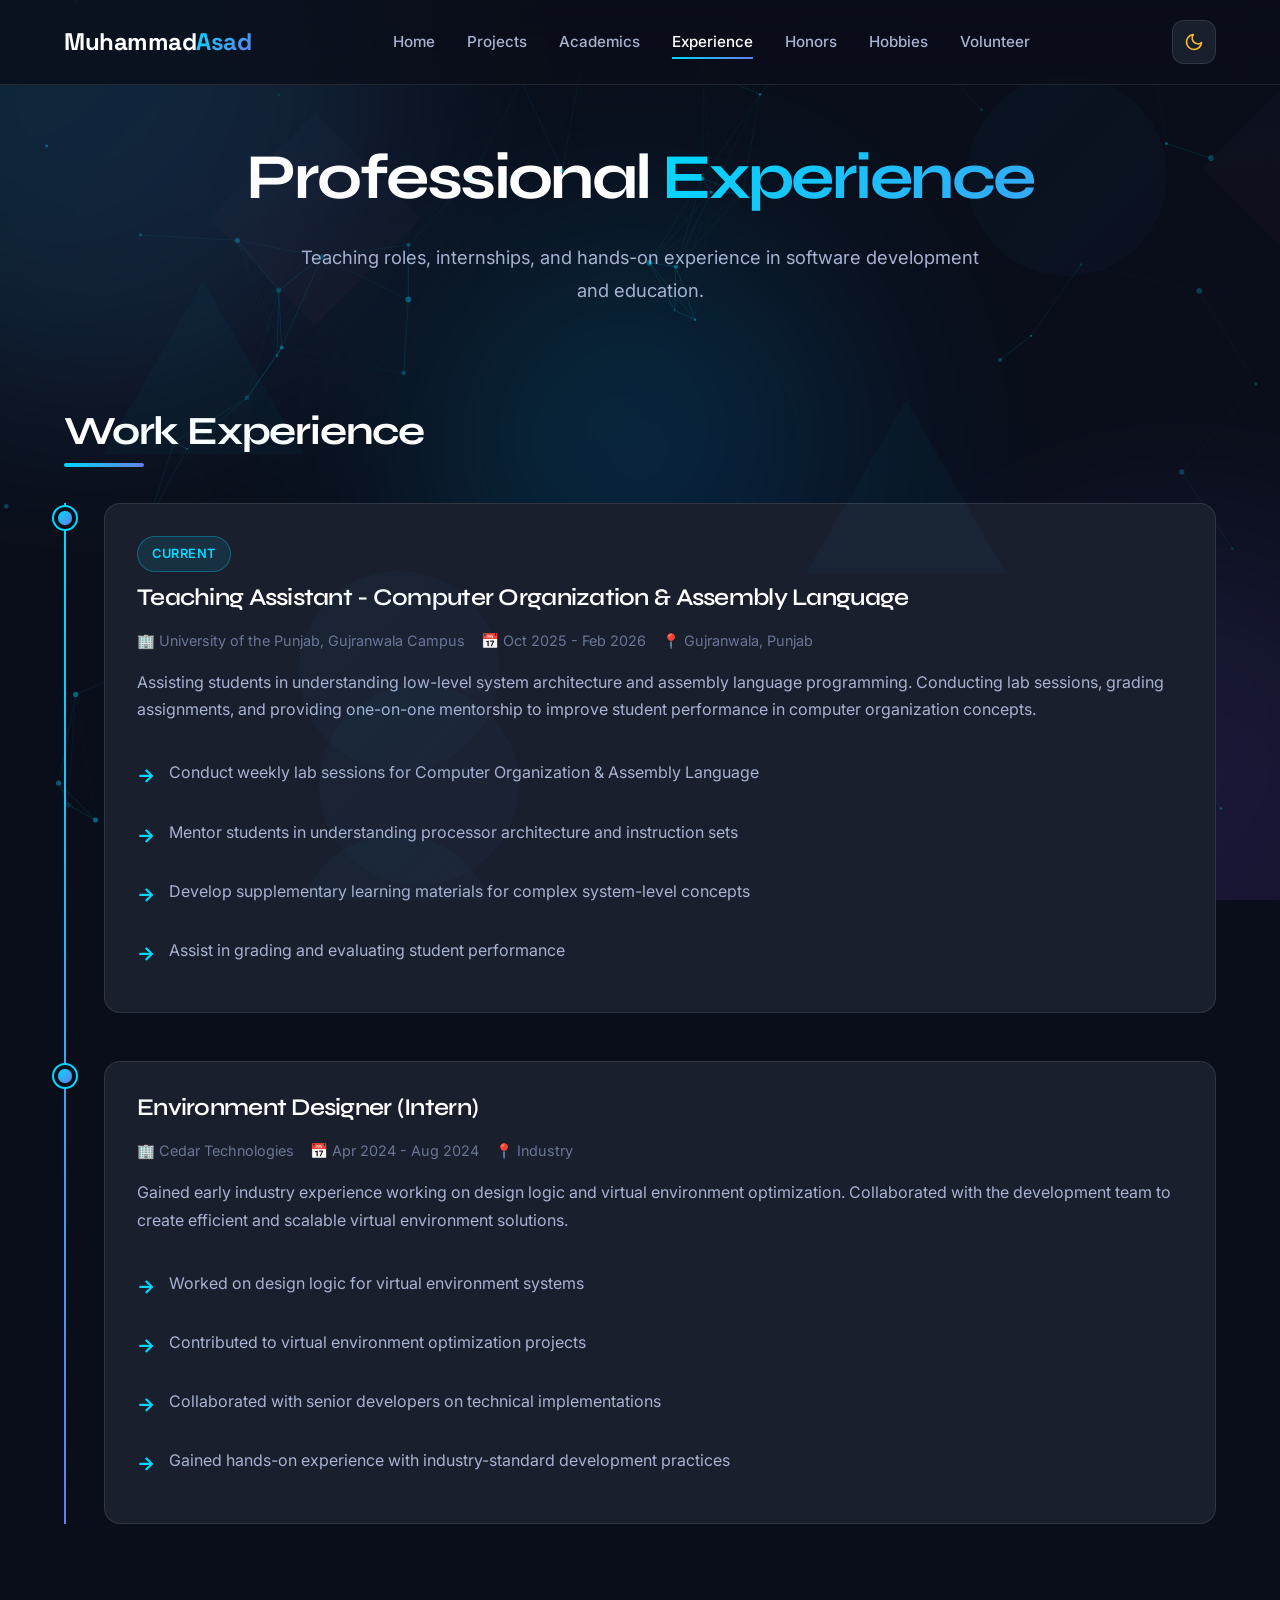
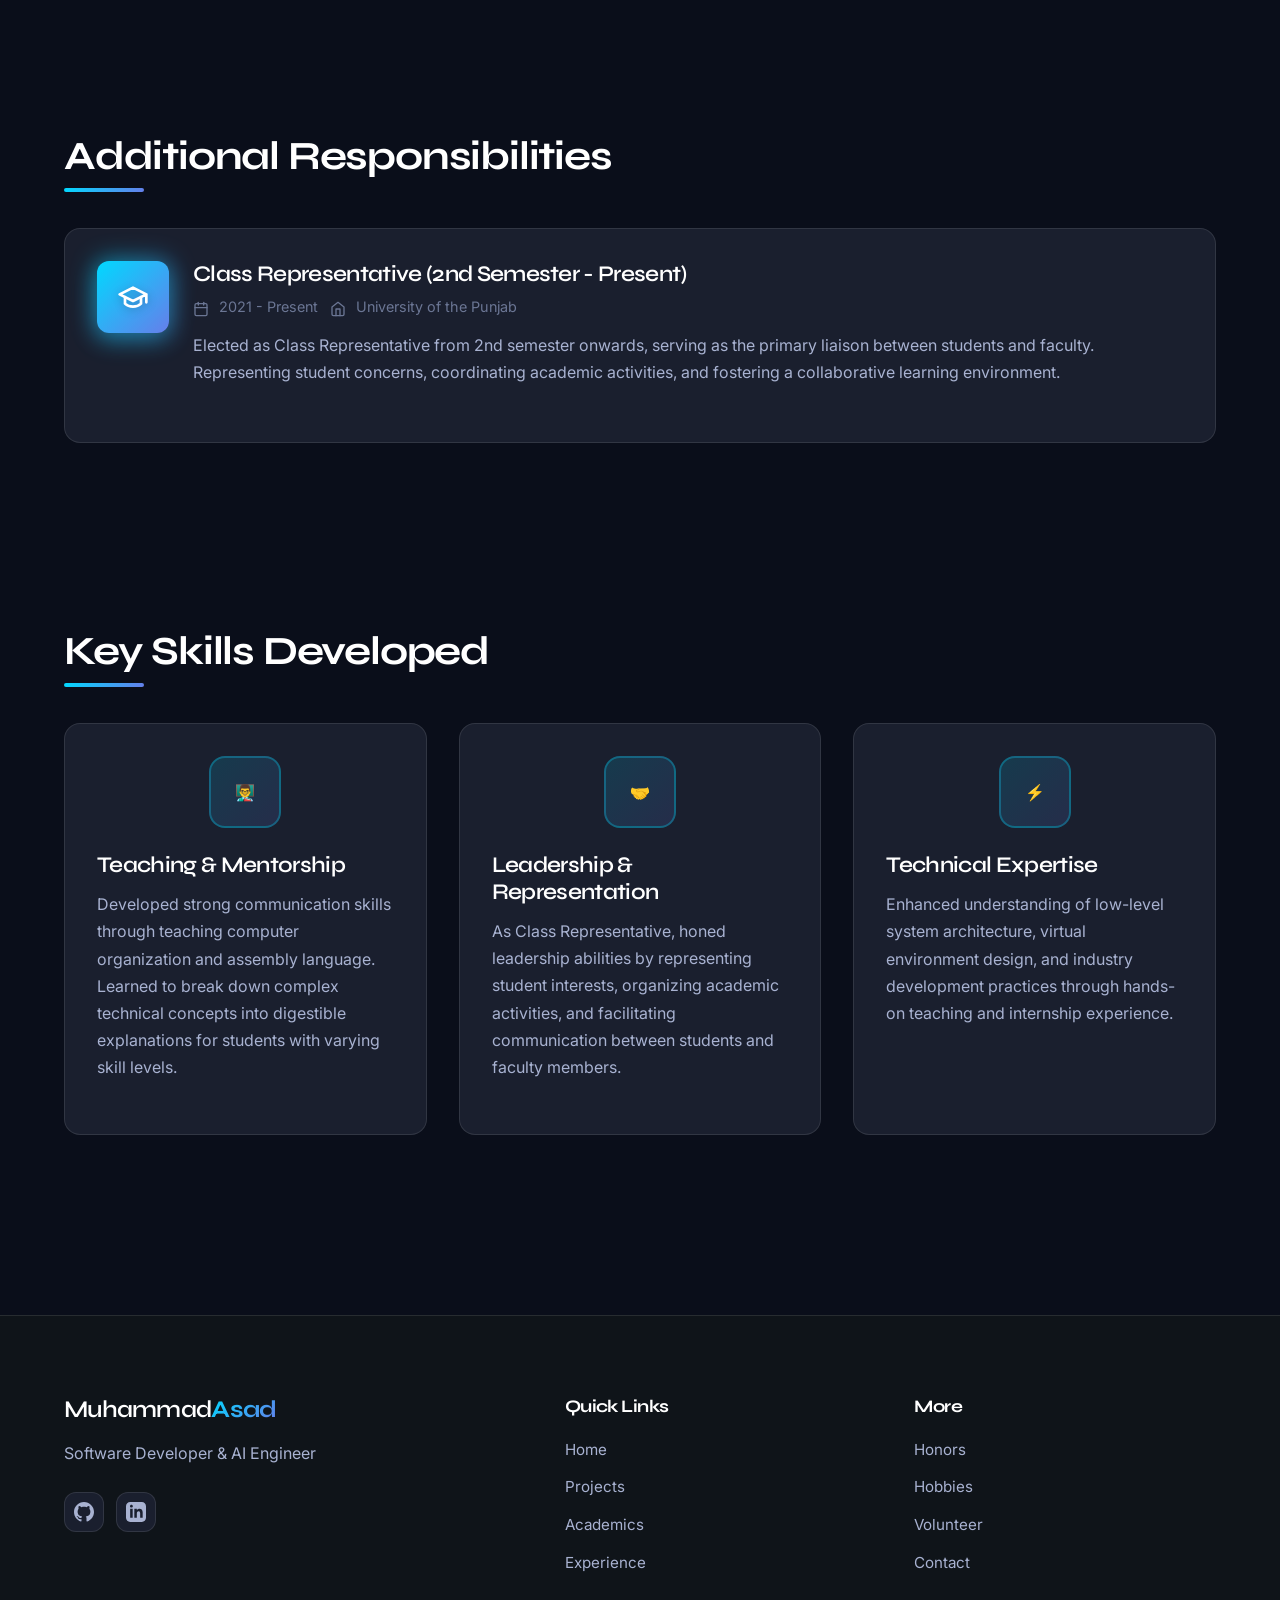
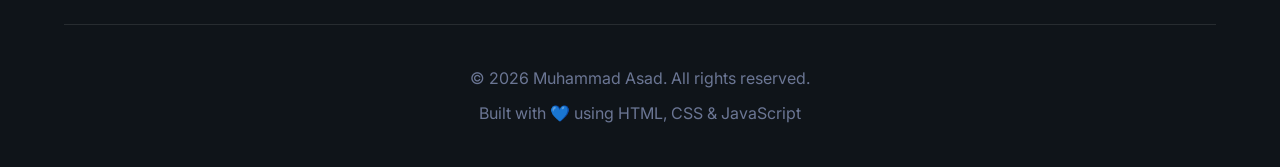
<file: experience.html>
<!DOCTYPE html>
<html lang="en">
<head>
  <meta charset="UTF-8">
  <meta name="viewport" content="width=device-width, initial-scale=1.0">
  <title>Experience - Muhammad Asad</title>
  <link rel="stylesheet" href="styles.css">
  <link rel="stylesheet" href="page-common.css">
  <link rel="stylesheet" href="enhanced-effects.css">
  <link rel="preconnect" href="https://fonts.googleapis.com">
  <link href="https://fonts.googleapis.com/css2?family=Syne:wght@400;600;700;800&family=Inter:wght@300;400;500;600&display=swap" rel="stylesheet">
</head>
<body>
  <nav class="navbar" id="navbar">
    <div class="container">
      <div class="nav-content">
        <a href="index.html" class="logo">Muhammad<span class="logo-accent">Asad</span></a>
        <div class="nav-links" id="navLinks">
          <a href="index.html" class="nav-link">Home</a>
          <a href="projects.html" class="nav-link">Projects</a>
          <a href="academics.html" class="nav-link">Academics</a>
          <a href="experience.html" class="nav-link active">Experience</a>
          <a href="honors.html" class="nav-link">Honors</a>
          <a href="hobbies.html" class="nav-link">Hobbies</a>
          <a href="volunteer.html" class="nav-link">Volunteer</a>
        </div>
        <div class="nav-actions">
          <button class="theme-toggle" id="themeToggle" aria-label="Toggle theme">
            <svg class="theme-icon" width="20" height="20" viewBox="0 0 24 24" fill="none" stroke="currentColor" stroke-width="2" stroke-linecap="round" stroke-linejoin="round">
              <path d="M21 12.79A9 9 0 1 1 11.21 3 7 7 0 0 0 21 12.79z"/>
            </svg>
          </button>
          <button class="mobile-toggle" id="mobileToggle" aria-label="Toggle menu">
            <span></span>
            <span></span>
            <span></span>
          </button>
        </div>
      </div>
    </div>
  </nav>
  <div class="bg-animation"><div class="shape shape-1"></div><div class="shape shape-2"></div><div class="shape shape-3"></div></div>
  <section class="page-hero">
    <div class="container">
      <div class="page-hero-content">
        <h1 class="page-title">Professional <span class="gradient-text">Experience</span></h1>
        <p class="page-subtitle">Teaching roles, internships, and hands-on experience in software development and education.</p>
      </div>
    </div>
  </section>
  <main class="container">
    <section class="content-section">
      <h2 class="section-title-left">Work Experience</h2>
      <div class="timeline">
        <div class="timeline-item">
          <div class="timeline-marker"></div>
          <div class="timeline-content">
            <div class="timeline-badge">Current</div>
            <h3>Teaching Assistant - Computer Organization & Assembly Language</h3>
            <div class="timeline-meta">
              <span>🏢 University of the Punjab, Gujranwala Campus</span>
              <span>📅 Oct 2025 - Feb 2026</span>
              <span>📍 Gujranwala, Punjab</span>
            </div>
            <p>Assisting students in understanding low-level system architecture and assembly language programming. Conducting lab sessions, grading assignments, and providing one-on-one mentorship to improve student performance in computer organization concepts.</p>
            <ul class="feature-list">
              <li>Conduct weekly lab sessions for Computer Organization & Assembly Language</li>
              <li>Mentor students in understanding processor architecture and instruction sets</li>
              <li>Develop supplementary learning materials for complex system-level concepts</li>
              <li>Assist in grading and evaluating student performance</li>
            </ul>
          </div>
        </div>
        <div class="timeline-item">
          <div class="timeline-marker"></div>
          <div class="timeline-content">
            <h3>Environment Designer (Intern)</h3>
            <div class="timeline-meta">
              <span>🏢 Cedar Technologies</span>
              <span>📅 Apr 2024 - Aug 2024</span>
              <span>📍 Industry</span>
            </div>
            <p>Gained early industry experience working on design logic and virtual environment optimization. Collaborated with the development team to create efficient and scalable virtual environment solutions.</p>
            <ul class="feature-list">
              <li>Worked on design logic for virtual environment systems</li>
              <li>Contributed to virtual environment optimization projects</li>
              <li>Collaborated with senior developers on technical implementations</li>
              <li>Gained hands-on experience with industry-standard development practices</li>
            </ul>
          </div>
        </div>
      </div>
    </section>
    <section class="content-section">
      <h2 class="section-title-left">Additional Responsibilities</h2>
      <div class="achievement-card">
        <div class="achievement-icon">
          <svg width="32" height="32" viewBox="0 0 24 24" fill="none" stroke="currentColor" stroke-width="2" stroke-linecap="round" stroke-linejoin="round">
            <path d="M22 10v6M2 10l10-5 10 5-10 5z"/>
            <path d="M6 12v5c3 3 9 3 12 0v-5"/>
          </svg>
        </div>
        <div class="achievement-content">
          <h3>Class Representative (2nd Semester - Present)</h3>
          <div class="achievement-meta">
            <span>
              <svg width="16" height="16" viewBox="0 0 24 24" fill="none" stroke="currentColor" stroke-width="2" stroke-linecap="round" stroke-linejoin="round" style="display:inline-block;vertical-align:middle;margin-right:6px">
                <rect x="3" y="4" width="18" height="18" rx="2" ry="2"/>
                <line x1="16" y1="2" x2="16" y2="6"/>
                <line x1="8" y1="2" x2="8" y2="6"/>
                <line x1="3" y1="10" x2="21" y2="10"/>
              </svg>
              2021 - Present
            </span>
            <span>
              <svg width="16" height="16" viewBox="0 0 24 24" fill="none" stroke="currentColor" stroke-width="2" stroke-linecap="round" stroke-linejoin="round" style="display:inline-block;vertical-align:middle;margin-right:6px">
                <path d="M3 9l9-7 9 7v11a2 2 0 0 1-2 2H5a2 2 0 0 1-2-2z"/>
                <polyline points="9 22 9 12 15 12 15 22"/>
              </svg>
              University of the Punjab
            </span>
          </div>
          <p>Elected as Class Representative from 2nd semester onwards, serving as the primary liaison between students and faculty. Representing student concerns, coordinating academic activities, and fostering a collaborative learning environment.</p>
        </div>
      </div>
    </section>
    <section class="content-section">
      <h2 class="section-title-left">Key Skills Developed</h2>
      <div class="cards-grid">
        <div class="info-card">
          <div class="card-icon-large">👨‍🏫</div>
          <h3>Teaching & Mentorship</h3>
          <p>Developed strong communication skills through teaching computer organization and assembly language. Learned to break down complex technical concepts into digestible explanations for students with varying skill levels.</p>
        </div>
        <div class="info-card">
          <div class="card-icon-large">🤝</div>
          <h3>Leadership & Representation</h3>
          <p>As Class Representative, honed leadership abilities by representing student interests, organizing academic activities, and facilitating communication between students and faculty members.</p>
        </div>
        <div class="info-card">
          <div class="card-icon-large">⚡</div>
          <h3>Technical Expertise</h3>
          <p>Enhanced understanding of low-level system architecture, virtual environment design, and industry development practices through hands-on teaching and internship experience.</p>
        </div>
      </div>
    </section>
  </main>
  <footer class="footer">
    <div class="container">
      <div class="footer-content">
        <div class="footer-section">
          <h3>Muhammad<span class="logo-accent">Asad</span></h3>
          <p>Software Developer & AI Engineer</p>
          <div class="footer-social">
            <a href="https://github.com/ASAD2204" target="_blank" rel="noopener" aria-label="GitHub">
              <svg width="20" height="20" viewBox="0 0 24 24" fill="currentColor">
                <path d="M12 0c-6.626 0-12 5.373-12 12 0 5.302 3.438 9.8 8.207 11.387.599.111.793-.261.793-.577v-2.234c-3.338.726-4.033-1.416-4.033-1.416-.546-1.387-1.333-1.756-1.333-1.756-1.089-.745.083-.729.083-.729 1.205.084 1.839 1.237 1.839 1.237 1.07 1.834 2.807 1.304 3.492.997.107-.775.418-1.305.762-1.604-2.665-.305-5.467-1.334-5.467-5.931 0-1.311.469-2.381 1.236-3.221-.124-.303-.535-1.524.117-3.176 0 0 1.008-.322 3.301 1.23.957-.266 1.983-.399 3.003-.404 1.02.005 2.047.138 3.006.404 2.291-1.552 3.297-1.23 3.297-1.23.653 1.653.242 2.874.118 3.176.77.84 1.235 1.911 1.235 3.221 0 4.609-2.807 5.624-5.479 5.921.43.372.823 1.102.823 2.222v3.293c0 .319.192.694.801.576 4.765-1.589 8.199-6.086 8.199-11.386 0-6.627-5.373-12-12-12z"/>
              </svg>
            </a>
            <a href="https://www.linkedin.com/in/muhammad-asad-7a708a2a0" target="_blank" rel="noopener" aria-label="LinkedIn">
              <svg width="20" height="20" viewBox="0 0 24 24" fill="currentColor">
                <path d="M19 0h-14c-2.761 0-5 2.239-5 5v14c0 2.761 2.239 5 5 5h14c2.762 0 5-2.239 5-5v-14c0-2.761-2.238-5-5-5zm-11 19h-3v-11h3v11zm-1.5-12.268c-.966 0-1.75-.79-1.75-1.764s.784-1.764 1.75-1.764 1.75.79 1.75 1.764-.783 1.764-1.75 1.764zm13.5 12.268h-3v-5.604c0-3.368-4-3.113-4 0v5.604h-3v-11h3v1.765c1.396-2.586 7-2.777 7 2.476v6.759z"/>
              </svg>
            </a>
          </div>
        </div>
        <div class="footer-section">
          <h4>Quick Links</h4>
          <div class="footer-links">
            <a href="index.html">Home</a>
            <a href="projects.html">Projects</a>
            <a href="academics.html">Academics</a>
            <a href="experience.html">Experience</a>
          </div>
        </div>
        <div class="footer-section">
          <h4>More</h4>
          <div class="footer-links">
            <a href="honors.html">Honors</a>
            <a href="hobbies.html">Hobbies</a>
            <a href="volunteer.html">Volunteer</a>
            <a href="index.html#contact">Contact</a>
          </div>
        </div>
      </div>
      <div class="footer-bottom">
        <p>&copy; 2026 Muhammad Asad. All rights reserved.</p>
        <p>Built with 💙 using HTML, CSS & JavaScript</p>
      </div>
    </div>
  </footer>
  <script src="script.js"></script>
  <script src="particles.js"></script>
  <script src="animations.js"></script>
</body>
</html>
</file>
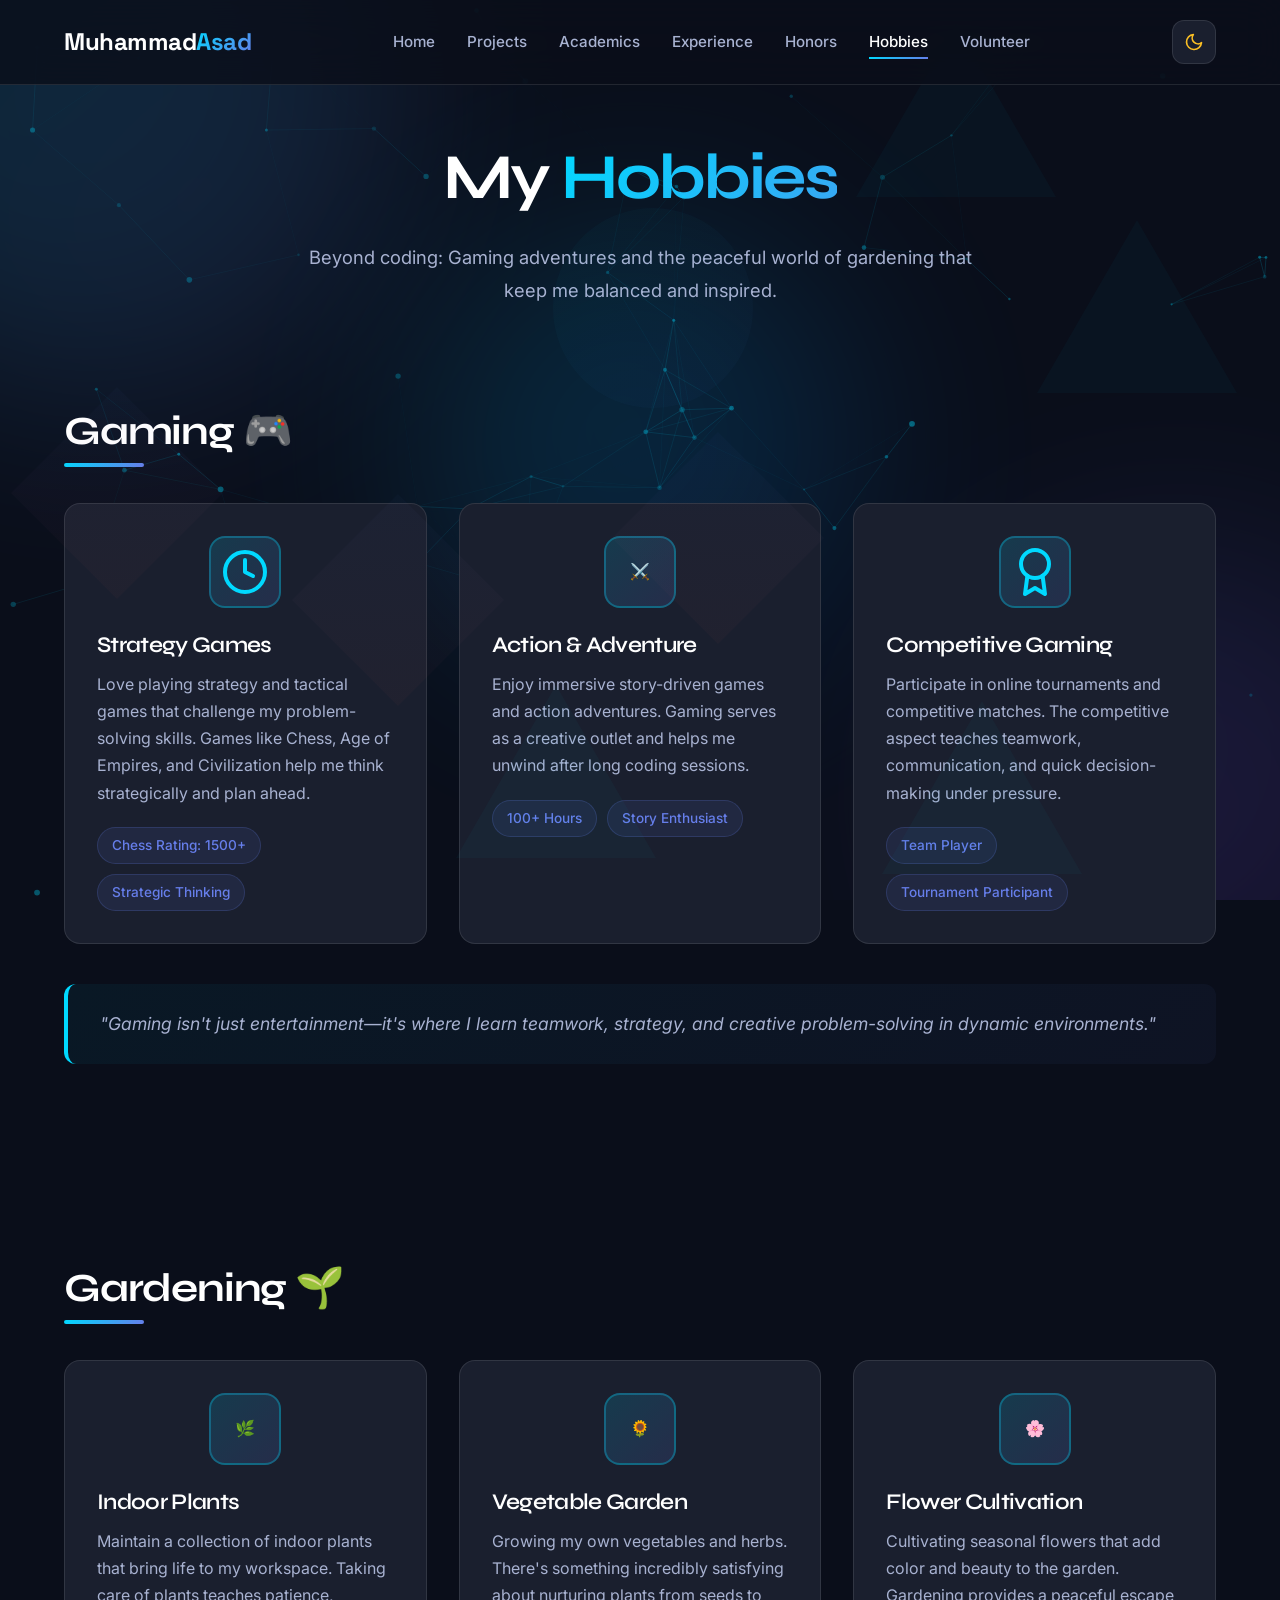
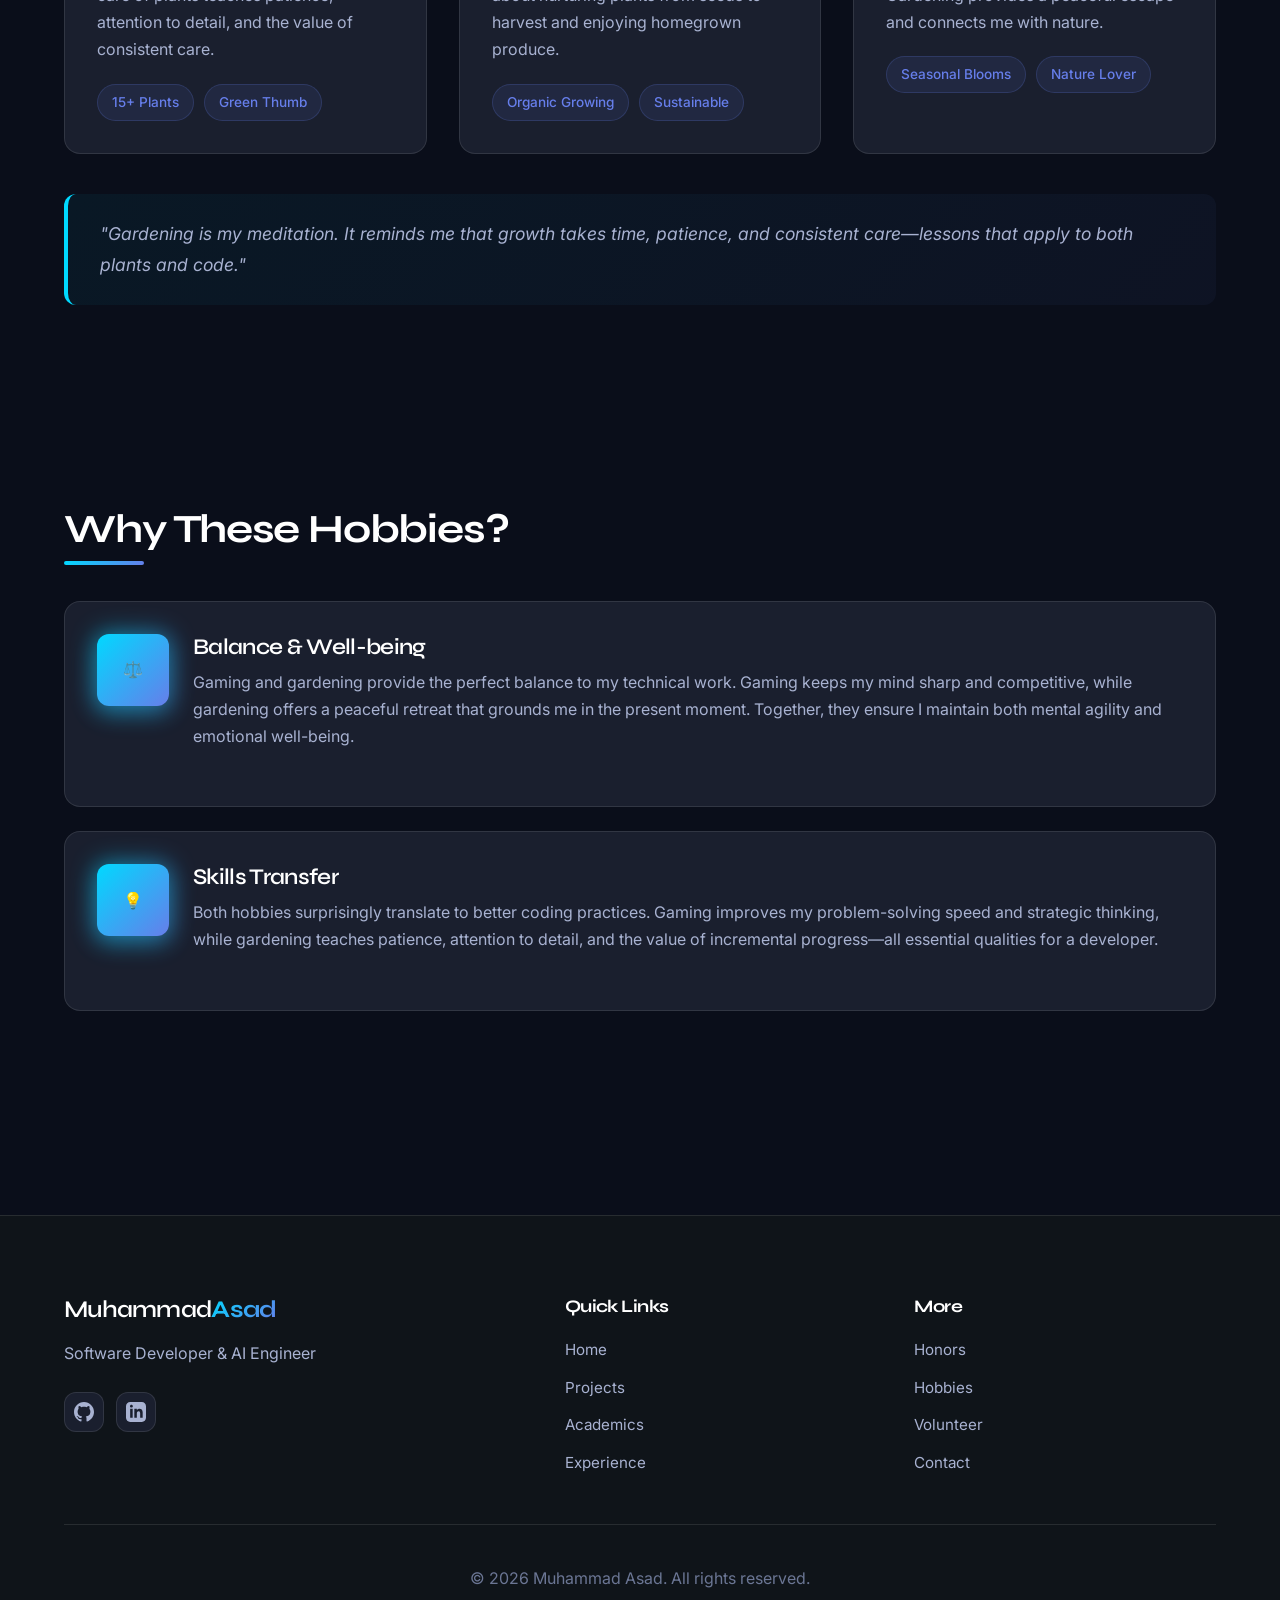
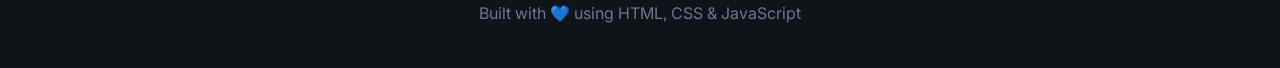
<file: hobbies.html>
<!DOCTYPE html>
<html lang="en">
<head>
  <meta charset="UTF-8">
  <meta name="viewport" content="width=device-width, initial-scale=1.0">
  <title>Hobbies - ASAD2204</title>
  <link rel="stylesheet" href="styles.css">
  <link rel="stylesheet" href="page-common.css">
  <link rel="stylesheet" href="enhanced-effects.css">
  <link rel="preconnect" href="https://fonts.googleapis.com">
  <link href="https://fonts.googleapis.com/css2?family=Syne:wght@400;600;700;800&family=Inter:wght@300;400;500;600&display=swap" rel="stylesheet">
</head>
<body>
  <nav class="navbar" id="navbar">
    <div class="container">
      <div class="nav-content">
        <a href="index.html" class="logo">Muhammad<span class="logo-accent">Asad</span></a>
        <div class="nav-links" id="navLinks">
          <a href="index.html" class="nav-link">Home</a>
          <a href="projects.html" class="nav-link">Projects</a>
          <a href="academics.html" class="nav-link">Academics</a>
          <a href="experience.html" class="nav-link">Experience</a>
          <a href="honors.html" class="nav-link">Honors</a>
          <a href="hobbies.html" class="nav-link active">Hobbies</a>
          <a href="volunteer.html" class="nav-link">Volunteer</a>
        </div>
        <div class="nav-actions">
          <button class="theme-toggle" id="themeToggle" aria-label="Toggle theme">
            <svg class="theme-icon" width="20" height="20" viewBox="0 0 24 24" fill="none" stroke="currentColor" stroke-width="2" stroke-linecap="round" stroke-linejoin="round">
              <path d="M21 12.79A9 9 0 1 1 11.21 3 7 7 0 0 0 21 12.79z"/>
            </svg>
          </button>
          <button class="mobile-toggle" id="mobileToggle" aria-label="Toggle menu">
            <span></span>
            <span></span>
            <span></span>
          </button>
        </div>
      </div>
    </div>
  </nav>
  <div class="bg-animation"><div class="shape shape-1"></div><div class="shape shape-2"></div><div class="shape shape-3"></div></div>
  <section class="page-hero">
    <div class="container">
      <div class="page-hero-content">
        <h1 class="page-title">My <span class="gradient-text">Hobbies</span></h1>
        <p class="page-subtitle">Beyond coding: Gaming adventures and the peaceful world of gardening that keep me balanced and inspired.</p>
      </div>
    </div>
  </section>
  <main class="container">
    <section class="content-section">
      <h2 class="section-title-left">Gaming 🎮</h2>
      <div class="cards-grid">
        <div class="info-card">
          <div class="card-icon-large">
            <svg width="48" height="48" viewBox="0 0 24 24" fill="none" stroke="currentColor" stroke-width="2" stroke-linecap="round" stroke-linejoin="round">
              <circle cx="12" cy="12" r="10"/>
              <path d="M12 6v6l4 2"/>
            </svg>
          </div>
          <h3>Strategy Games</h3>
          <p>Love playing strategy and tactical games that challenge my problem-solving skills. Games like Chess, Age of Empires, and Civilization help me think strategically and plan ahead.</p>
          <div class="timeline-highlights">
            <span class="highlight-tag">Chess Rating: 1500+</span>
            <span class="highlight-tag">Strategic Thinking</span>
          </div>
        </div>
        <div class="info-card">
          <div class="card-icon-large">⚔️</div>
          <h3>Action & Adventure</h3>
          <p>Enjoy immersive story-driven games and action adventures. Gaming serves as a creative outlet and helps me unwind after long coding sessions.</p>
          <div class="timeline-highlights">
            <span class="highlight-tag">100+ Hours</span>
            <span class="highlight-tag">Story Enthusiast</span>
          </div>
        </div>
        <div class="info-card">
          <div class="card-icon-large">
            <svg width="48" height="48" viewBox="0 0 24 24" fill="none" stroke="currentColor" stroke-width="2" stroke-linecap="round" stroke-linejoin="round">
              <circle cx="12" cy="8" r="7"/>
              <polyline points="8.21 13.89 7 23 12 20 17 23 15.79 13.88"/>
            </svg>
          </div>
          <h3>Competitive Gaming</h3>
          <p>Participate in online tournaments and competitive matches. The competitive aspect teaches teamwork, communication, and quick decision-making under pressure.</p>
          <div class="timeline-highlights">
            <span class="highlight-tag">Team Player</span>
            <span class="highlight-tag">Tournament Participant</span>
          </div>
        </div>
      </div>
      <div class="quote-box">
        <p>"Gaming isn't just entertainment—it's where I learn teamwork, strategy, and creative problem-solving in dynamic environments."</p>
      </div>
    </section>
    <section class="content-section">
      <h2 class="section-title-left">Gardening 🌱</h2>
      <div class="cards-grid">
        <div class="info-card">
          <div class="card-icon-large">🌿</div>
          <h3>Indoor Plants</h3>
          <p>Maintain a collection of indoor plants that bring life to my workspace. Taking care of plants teaches patience, attention to detail, and the value of consistent care.</p>
          <div class="timeline-highlights">
            <span class="highlight-tag">15+ Plants</span>
            <span class="highlight-tag">Green Thumb</span>
          </div>
        </div>
        <div class="info-card">
          <div class="card-icon-large">🌻</div>
          <h3>Vegetable Garden</h3>
          <p>Growing my own vegetables and herbs. There's something incredibly satisfying about nurturing plants from seeds to harvest and enjoying homegrown produce.</p>
          <div class="timeline-highlights">
            <span class="highlight-tag">Organic Growing</span>
            <span class="highlight-tag">Sustainable</span>
          </div>
        </div>
        <div class="info-card">
          <div class="card-icon-large">🌸</div>
          <h3>Flower Cultivation</h3>
          <p>Cultivating seasonal flowers that add color and beauty to the garden. Gardening provides a peaceful escape and connects me with nature.</p>
          <div class="timeline-highlights">
            <span class="highlight-tag">Seasonal Blooms</span>
            <span class="highlight-tag">Nature Lover</span>
          </div>
        </div>
      </div>
      <div class="quote-box">
        <p>"Gardening is my meditation. It reminds me that growth takes time, patience, and consistent care—lessons that apply to both plants and code."</p>
      </div>
    </section>
    <section class="content-section">
      <h2 class="section-title-left">Why These Hobbies?</h2>
      <div class="achievement-card">
        <div class="achievement-icon">⚖️</div>
        <div class="achievement-content">
          <h3>Balance & Well-being</h3>
          <p>Gaming and gardening provide the perfect balance to my technical work. Gaming keeps my mind sharp and competitive, while gardening offers a peaceful retreat that grounds me in the present moment. Together, they ensure I maintain both mental agility and emotional well-being.</p>
        </div>
      </div>
      <div class="achievement-card">
        <div class="achievement-icon">💡</div>
        <div class="achievement-content">
          <h3>Skills Transfer</h3>
          <p>Both hobbies surprisingly translate to better coding practices. Gaming improves my problem-solving speed and strategic thinking, while gardening teaches patience, attention to detail, and the value of incremental progress—all essential qualities for a developer.</p>
        </div>
      </div>
    </section>
  </main>
  <footer class="footer">
    <div class="container">
      <div class="footer-content">
        <div class="footer-section">
          <h3>Muhammad<span class="logo-accent">Asad</span></h3>
          <p>Software Developer & AI Engineer</p>
          <div class="footer-social">
            <a href="https://github.com/ASAD2204" target="_blank" rel="noopener" aria-label="GitHub">
              <svg width="20" height="20" viewBox="0 0 24 24" fill="currentColor">
                <path d="M12 0c-6.626 0-12 5.373-12 12 0 5.302 3.438 9.8 8.207 11.387.599.111.793-.261.793-.577v-2.234c-3.338.726-4.033-1.416-4.033-1.416-.546-1.387-1.333-1.756-1.333-1.756-1.089-.745.083-.729.083-.729 1.205.084 1.839 1.237 1.839 1.237 1.07 1.834 2.807 1.304 3.492.997.107-.775.418-1.305.762-1.604-2.665-.305-5.467-1.334-5.467-5.931 0-1.311.469-2.381 1.236-3.221-.124-.303-.535-1.524.117-3.176 0 0 1.008-.322 3.301 1.23.957-.266 1.983-.399 3.003-.404 1.02.005 2.047.138 3.006.404 2.291-1.552 3.297-1.23 3.297-1.23.653 1.653.242 2.874.118 3.176.77.84 1.235 1.911 1.235 3.221 0 4.609-2.807 5.624-5.479 5.921.43.372.823 1.102.823 2.222v3.293c0 .319.192.694.801.576 4.765-1.589 8.199-6.086 8.199-11.386 0-6.627-5.373-12-12-12z"/>
              </svg>
            </a>
            <a href="https://www.linkedin.com/in/muhammad-asad-7a708a2a0" target="_blank" rel="noopener" aria-label="LinkedIn">
              <svg width="20" height="20" viewBox="0 0 24 24" fill="currentColor">
                <path d="M19 0h-14c-2.761 0-5 2.239-5 5v14c0 2.761 2.239 5 5 5h14c2.762 0 5-2.239 5-5v-14c0-2.761-2.238-5-5-5zm-11 19h-3v-11h3v11zm-1.5-12.268c-.966 0-1.75-.79-1.75-1.764s.784-1.764 1.75-1.764 1.75.79 1.75 1.764-.783 1.764-1.75 1.764zm13.5 12.268h-3v-5.604c0-3.368-4-3.113-4 0v5.604h-3v-11h3v1.765c1.396-2.586 7-2.777 7 2.476v6.759z"/>
              </svg>
            </a>
          </div>
        </div>
        <div class="footer-section">
          <h4>Quick Links</h4>
          <div class="footer-links">
            <a href="index.html">Home</a>
            <a href="projects.html">Projects</a>
            <a href="academics.html">Academics</a>
            <a href="experience.html">Experience</a>
          </div>
        </div>
        <div class="footer-section">
          <h4>More</h4>
          <div class="footer-links">
            <a href="honors.html">Honors</a>
            <a href="hobbies.html">Hobbies</a>
            <a href="volunteer.html">Volunteer</a>
            <a href="index.html#contact">Contact</a>
          </div>
        </div>
      </div>
      <div class="footer-bottom">
        <p>&copy; 2026 Muhammad Asad. All rights reserved.</p>
        <p>Built with 💙 using HTML, CSS & JavaScript</p>
      </div>
    </div>
  </footer>
  <script src="script.js"></script>
  <script src="particles.js"></script>
  <script src="animations.js"></script>
</body>
</html>
</file>
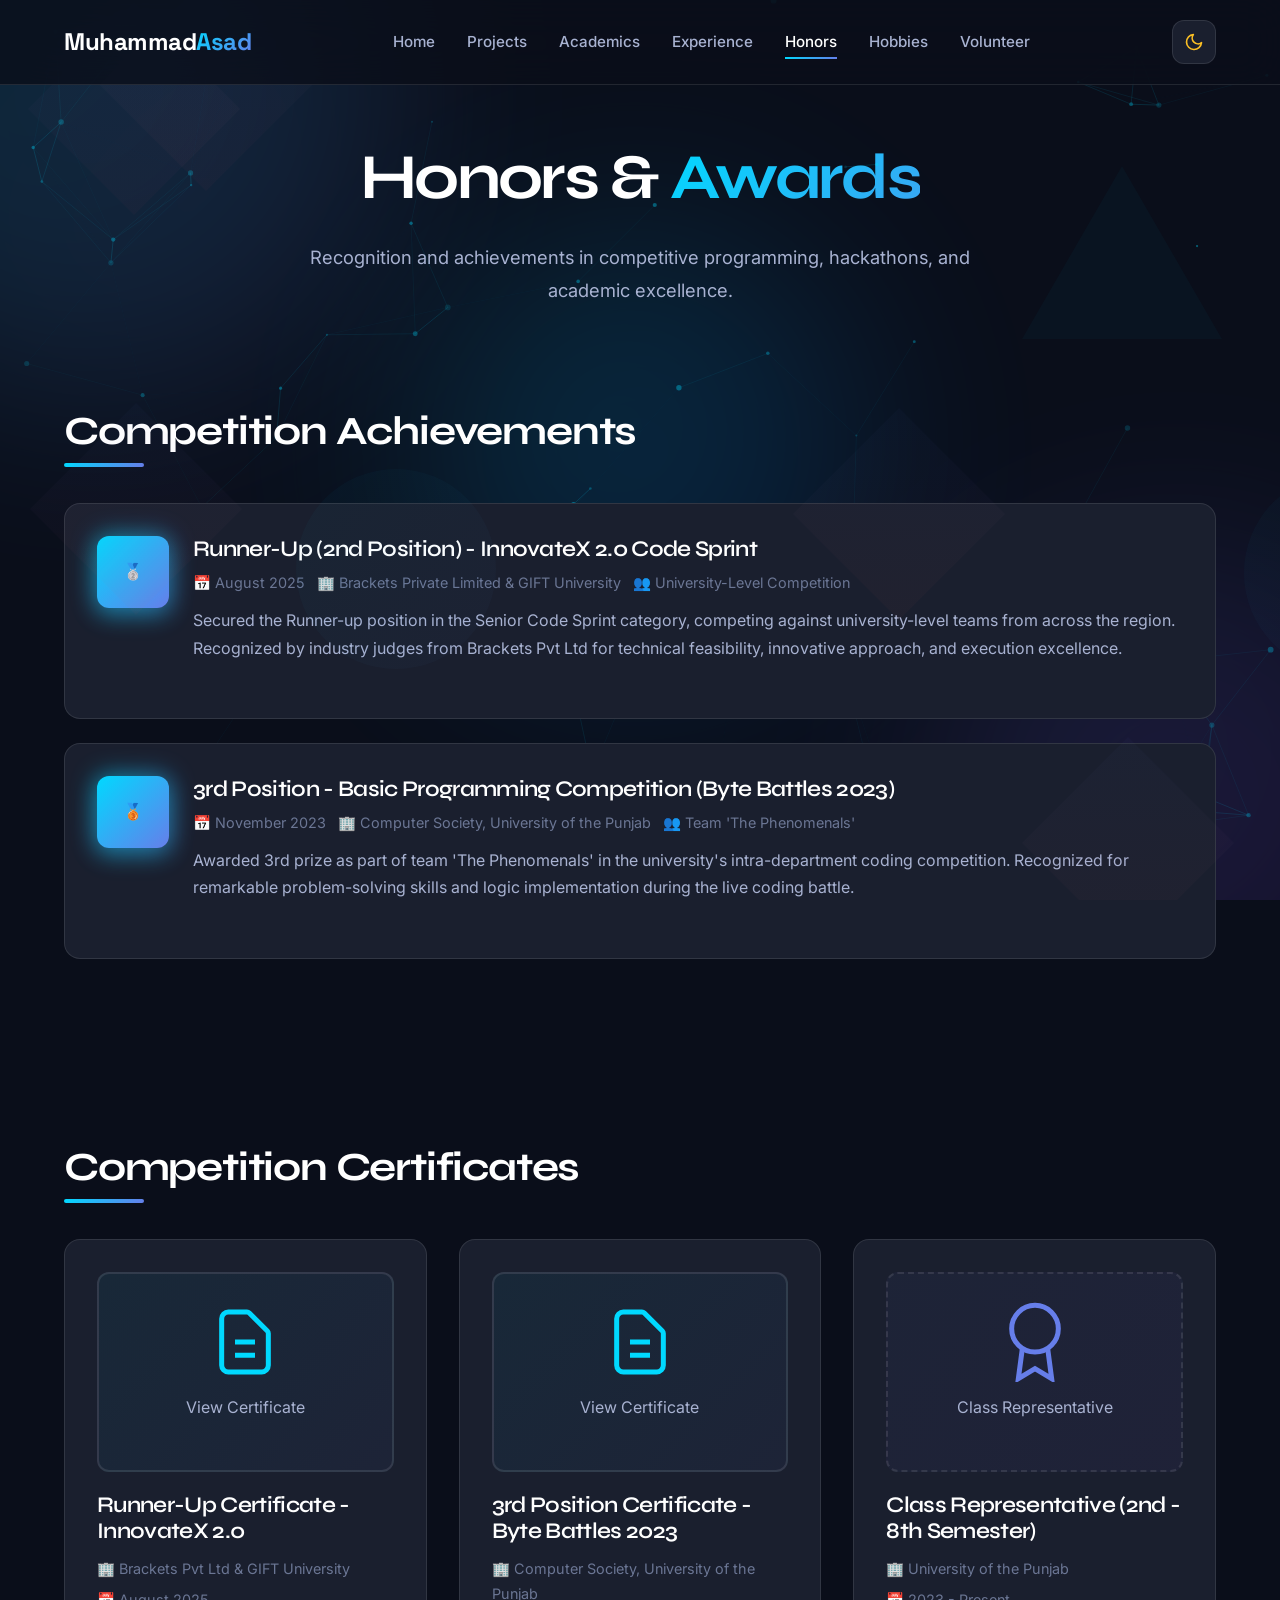
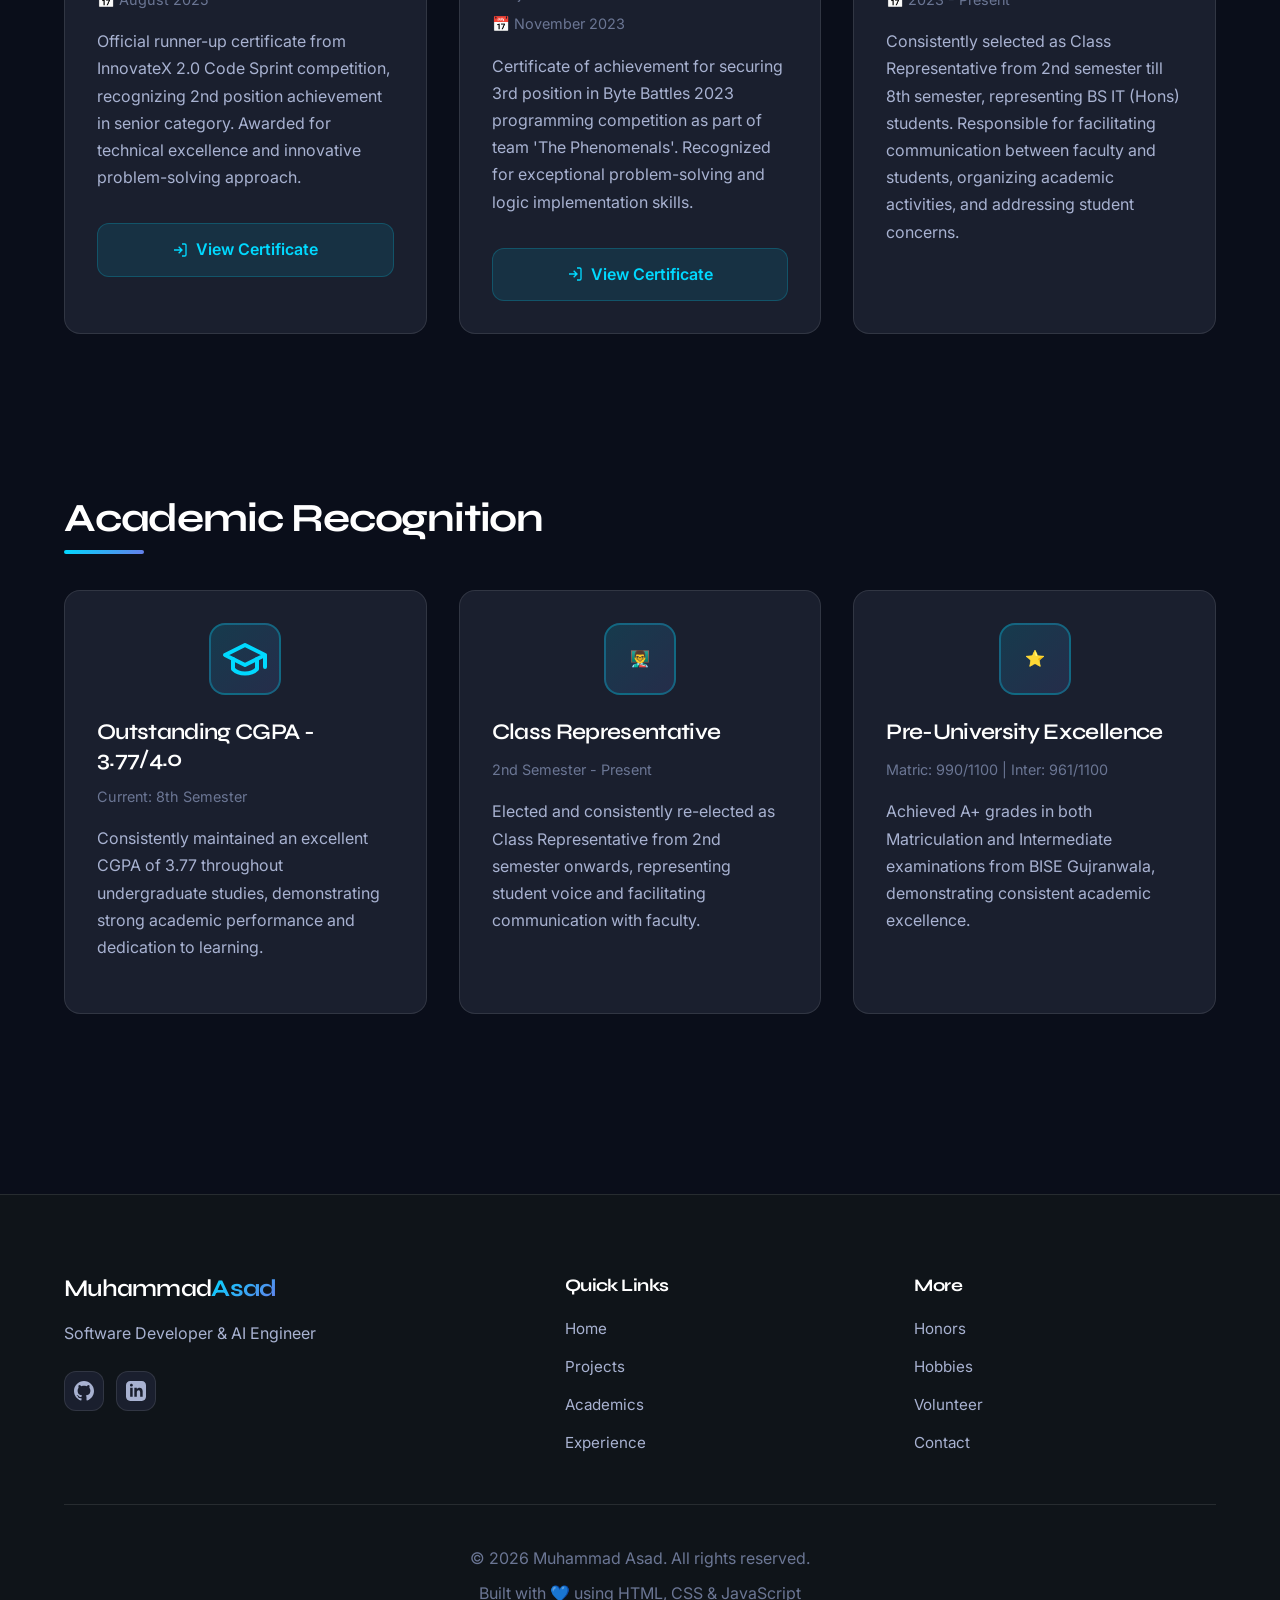
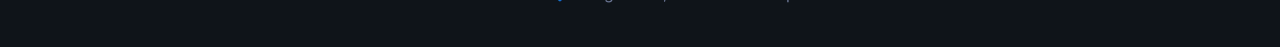
<file: honors.html>
<!DOCTYPE html>
<html lang="en">
<head>
  <meta charset="UTF-8">
  <meta name="viewport" content="width=device-width, initial-scale=1.0">
  <title>Honors & Awards - Muhammad Asad</title>
  <link rel="stylesheet" href="styles.css">
  <link rel="stylesheet" href="page-common.css">
  <link rel="stylesheet" href="enhanced-effects.css">
  <link rel="preconnect" href="https://fonts.googleapis.com">
  <link href="https://fonts.googleapis.com/css2?family=Syne:wght@400;600;700;800&family=Inter:wght@300;400;500;600&display=swap" rel="stylesheet">
</head>
<body>
  <nav class="navbar" id="navbar">
    <div class="container">
      <div class="nav-content">
        <a href="index.html" class="logo">Muhammad<span class="logo-accent">Asad</span></a>
        <div class="nav-links" id="navLinks">
          <a href="index.html" class="nav-link">Home</a>
          <a href="projects.html" class="nav-link">Projects</a>
          <a href="academics.html" class="nav-link">Academics</a>
          <a href="experience.html" class="nav-link">Experience</a>
          <a href="honors.html" class="nav-link active">Honors</a>
          <a href="hobbies.html" class="nav-link">Hobbies</a>
          <a href="volunteer.html" class="nav-link">Volunteer</a>
        </div>
        <div class="nav-actions">
          <button class="theme-toggle" id="themeToggle" aria-label="Toggle theme">
            <svg class="theme-icon" width="20" height="20" viewBox="0 0 24 24" fill="none" stroke="currentColor" stroke-width="2" stroke-linecap="round" stroke-linejoin="round">
              <path d="M21 12.79A9 9 0 1 1 11.21 3 7 7 0 0 0 21 12.79z"/>
            </svg>
          </button>
          <button class="mobile-toggle" id="mobileToggle" aria-label="Toggle menu">
            <span></span>
            <span></span>
            <span></span>
          </button>
        </div>
      </div>
    </div>
  </nav>
  <div class="bg-animation"><div class="shape shape-1"></div><div class="shape shape-2"></div><div class="shape shape-3"></div></div>
  <section class="page-hero">
    <div class="container">
      <div class="page-hero-content">
        <h1 class="page-title">Honors & <span class="gradient-text">Awards</span></h1>
        <p class="page-subtitle">Recognition and achievements in competitive programming, hackathons, and academic excellence.</p>
      </div>
    </div>
  </section>
  <main class="container">
    <section class="content-section">
      <h2 class="section-title-left">Competition Achievements</h2>
      <div class="achievement-card">
        <div class="achievement-icon">🥈</div>
        <div class="achievement-content">
          <h3>Runner-Up (2nd Position) - InnovateX 2.0 Code Sprint</h3>
          <div class="achievement-meta">
            <span>📅 August 2025</span>
            <span>🏢 Brackets Private Limited & GIFT University</span>
            <span>👥 University-Level Competition</span>
          </div>
          <p>Secured the Runner-up position in the Senior Code Sprint category, competing against university-level teams from across the region. Recognized by industry judges from Brackets Pvt Ltd for technical feasibility, innovative approach, and execution excellence.</p>
        </div>
      </div>
      <div class="achievement-card">
        <div class="achievement-icon">🥉</div>
        <div class="achievement-content">
          <h3>3rd Position - Basic Programming Competition (Byte Battles 2023)</h3>
          <div class="achievement-meta">
            <span>📅 November 2023</span>
            <span>🏢 Computer Society, University of the Punjab</span>
            <span>👥 Team 'The Phenomenals'</span>
          </div>
          <p>Awarded 3rd prize as part of team 'The Phenomenals' in the university's intra-department coding competition. Recognized for remarkable problem-solving skills and logic implementation during the live coding battle.</p>
        </div>
      </div>
    </section>

    <section class="content-section">
      <h2 class="section-title-left">Competition Certificates</h2>
      <div class="cards-grid">
        <div class="info-card certificate-card">
          <div class="certificate-image">
            <a href="certs/Honors/InnovateX2.0_RunnerUp.pdf" target="_blank">
              <svg width="80" height="80" viewBox="0 0 24 24" fill="none" stroke="currentColor" stroke-width="1.5">
                <path d="M9 12h6m-6 4h6m2 5H7a2 2 0 01-2-2V5a2 2 0 012-2h5.586a1 1 0 01.707.293l5.414 5.414a1 1 0 01.293.707V19a2 2 0 01-2 2z"/>
              </svg>
              <p>View Certificate</p>
            </a>
          </div>
          <h3>Runner-Up Certificate - InnovateX 2.0</h3>
          <div class="card-meta">
            <span>🏢 Brackets Pvt Ltd & GIFT University</span>
            <span>📅 August 2025</span>
          </div>
          <p>
            Official runner-up certificate from InnovateX 2.0 Code Sprint competition,
            recognizing 2nd position achievement in senior category. Awarded for technical 
            excellence and innovative problem-solving approach.
          </p>
          <a href="certs/Honors/InnovateX2.0_RunnerUp.pdf" target="_blank" class="btn btn-secondary" style="margin-top:12px; display:inline-flex; align-items:center; gap:8px; text-decoration:none;">
            <svg width="16" height="16" viewBox="0 0 24 24" fill="none" stroke="currentColor" stroke-width="2">
              <path d="M15 3h4a2 2 0 012 2v14a2 2 0 01-2 2h-4M10 17l5-5-5-5M13.8 12H3"/>
            </svg>
            View Certificate
          </a>
        </div>

        <div class="info-card certificate-card">
          <div class="certificate-image">
            <a href="certs/Honors/3rd_Position_basic_Programming_ByteBattles.pdf" target="_blank">
              <svg width="80" height="80" viewBox="0 0 24 24" fill="none" stroke="currentColor" stroke-width="1.5">
                <path d="M9 12h6m-6 4h6m2 5H7a2 2 0 01-2-2V5a2 2 0 012-2h5.586a1 1 0 01.707.293l5.414 5.414a1 1 0 01.293.707V19a2 2 0 01-2 2z"/>
              </svg>
              <p>View Certificate</p>
            </a>
          </div>
          <h3>3rd Position Certificate - Byte Battles 2023</h3>
          <div class="card-meta">
            <span>🏢 Computer Society, University of the Punjab</span>
            <span>📅 November 2023</span>
          </div>
          <p>
            Certificate of achievement for securing 3rd position in Byte Battles 2023
            programming competition as part of team 'The Phenomenals'. Recognized for 
            exceptional problem-solving and logic implementation skills.
          </p>
          <a href="certs/Honors/3rd_Position_basic_Programming_ByteBattles.pdf" target="_blank" class="btn btn-secondary" style="margin-top:12px; display:inline-flex; align-items:center; gap:8px; text-decoration:none;">
            <svg width="16" height="16" viewBox="0 0 24 24" fill="none" stroke="currentColor" stroke-width="2">
              <path d="M15 3h4a2 2 0 012 2v14a2 2 0 01-2 2h-4M10 17l5-5-5-5M13.8 12H3"/>
            </svg>
            View Certificate
          </a>
        </div>

        <div class="info-card certificate-card">
          <div class="certificate-placeholder">
            <svg width="80" height="80" viewBox="0 0 24 24" fill="none" stroke="currentColor" stroke-width="1.5">
              <circle cx="12" cy="8" r="7"/>
              <polyline points="8.21 13.89 7 23 12 20 17 23 15.79 13.88"/>
            </svg>
            <p>Class Representative</p>
          </div>
          <h3>Class Representative (2nd - 8th Semester)</h3>
          <div class="card-meta">
            <span>🏢 University of the Punjab</span>
            <span>📅 2023 - Present</span>
          </div>
          <p>
            Consistently selected as Class Representative from 2nd semester till 8th semester, 
            representing BS IT (Hons) students. Responsible for facilitating communication 
            between faculty and students, organizing academic activities, and addressing student concerns.
          </p>
        </div>
      </div>
    </section>

    <section class="content-section">
      <h2 class="section-title-left">Academic Recognition</h2>
      <div class="cards-grid">
        <div class="info-card">
          <div class="card-icon-large">
            <svg width="48" height="48" viewBox="0 0 24 24" fill="none" stroke="currentColor" stroke-width="2" stroke-linecap="round" stroke-linejoin="round">
              <path d="M22 10v6M2 10l10-5 10 5-10 5z"/>
              <path d="M6 12v5c3 3 9 3 12 0v-5"/>
            </svg>
          </div>
          <h3>Outstanding CGPA - 3.77/4.0</h3>
          <div class="card-meta"><span>Current: 8th Semester</span></div>
          <p>Consistently maintained an excellent CGPA of 3.77 throughout undergraduate studies, demonstrating strong academic performance and dedication to learning.</p>
        </div>
        <div class="info-card">
          <div class="card-icon-large">👨‍🏫</div>
          <h3>Class Representative</h3>
          <div class="card-meta"><span>2nd Semester - Present</span></div>
          <p>Elected and consistently re-elected as Class Representative from 2nd semester onwards, representing student voice and facilitating communication with faculty.</p>
        </div>
        <div class="info-card">
          <div class="card-icon-large">⭐</div>
          <h3>Pre-University Excellence</h3>
          <div class="card-meta"><span>Matric: 990/1100 | Inter: 961/1100</span></div>
          <p>Achieved A+ grades in both Matriculation and Intermediate examinations from BISE Gujranwala, demonstrating consistent academic excellence.</p>
        </div>
      </div>
    </section>
  </main>
  <footer class="footer">
    <div class="container">
      <div class="footer-content">
        <div class="footer-section">
          <h3>Muhammad<span class="logo-accent">Asad</span></h3>
          <p>Software Developer & AI Engineer</p>
          <div class="footer-social">
            <a href="https://github.com/ASAD2204" target="_blank" rel="noopener" aria-label="GitHub">
              <svg width="20" height="20" viewBox="0 0 24 24" fill="currentColor">
                <path d="M12 0c-6.626 0-12 5.373-12 12 0 5.302 3.438 9.8 8.207 11.387.599.111.793-.261.793-.577v-2.234c-3.338.726-4.033-1.416-4.033-1.416-.546-1.387-1.333-1.756-1.333-1.756-1.089-.745.083-.729.083-.729 1.205.084 1.839 1.237 1.839 1.237 1.07 1.834 2.807 1.304 3.492.997.107-.775.418-1.305.762-1.604-2.665-.305-5.467-1.334-5.467-5.931 0-1.311.469-2.381 1.236-3.221-.124-.303-.535-1.524.117-3.176 0 0 1.008-.322 3.301 1.23.957-.266 1.983-.399 3.003-.404 1.02.005 2.047.138 3.006.404 2.291-1.552 3.297-1.23 3.297-1.23.653 1.653.242 2.874.118 3.176.77.84 1.235 1.911 1.235 3.221 0 4.609-2.807 5.624-5.479 5.921.43.372.823 1.102.823 2.222v3.293c0 .319.192.694.801.576 4.765-1.589 8.199-6.086 8.199-11.386 0-6.627-5.373-12-12-12z"/>
              </svg>
            </a>
            <a href="https://www.linkedin.com/in/muhammad-asad-7a708a2a0" target="_blank" rel="noopener" aria-label="LinkedIn">
              <svg width="20" height="20" viewBox="0 0 24 24" fill="currentColor">
                <path d="M19 0h-14c-2.761 0-5 2.239-5 5v14c0 2.761 2.239 5 5 5h14c2.762 0 5-2.239 5-5v-14c0-2.761-2.238-5-5-5zm-11 19h-3v-11h3v11zm-1.5-12.268c-.966 0-1.75-.79-1.75-1.764s.784-1.764 1.75-1.764 1.75.79 1.75 1.764-.783 1.764-1.75 1.764zm13.5 12.268h-3v-5.604c0-3.368-4-3.113-4 0v5.604h-3v-11h3v1.765c1.396-2.586 7-2.777 7 2.476v6.759z"/>
              </svg>
            </a>
          </div>
        </div>
        <div class="footer-section">
          <h4>Quick Links</h4>
          <div class="footer-links">
            <a href="index.html">Home</a>
            <a href="projects.html">Projects</a>
            <a href="academics.html">Academics</a>
            <a href="experience.html">Experience</a>
          </div>
        </div>
        <div class="footer-section">
          <h4>More</h4>
          <div class="footer-links">
            <a href="honors.html">Honors</a>
            <a href="hobbies.html">Hobbies</a>
            <a href="volunteer.html">Volunteer</a>
            <a href="index.html#contact">Contact</a>
          </div>
        </div>
      </div>
      <div class="footer-bottom">
        <p>&copy; 2026 Muhammad Asad. All rights reserved.</p>
        <p>Built with 💙 using HTML, CSS & JavaScript</p>
      </div>
    </div>
  </footer>
  <script src="script.js"></script>
  <script src="particles.js"></script>
  <script src="animations.js"></script>
</body>
</html>
</file>
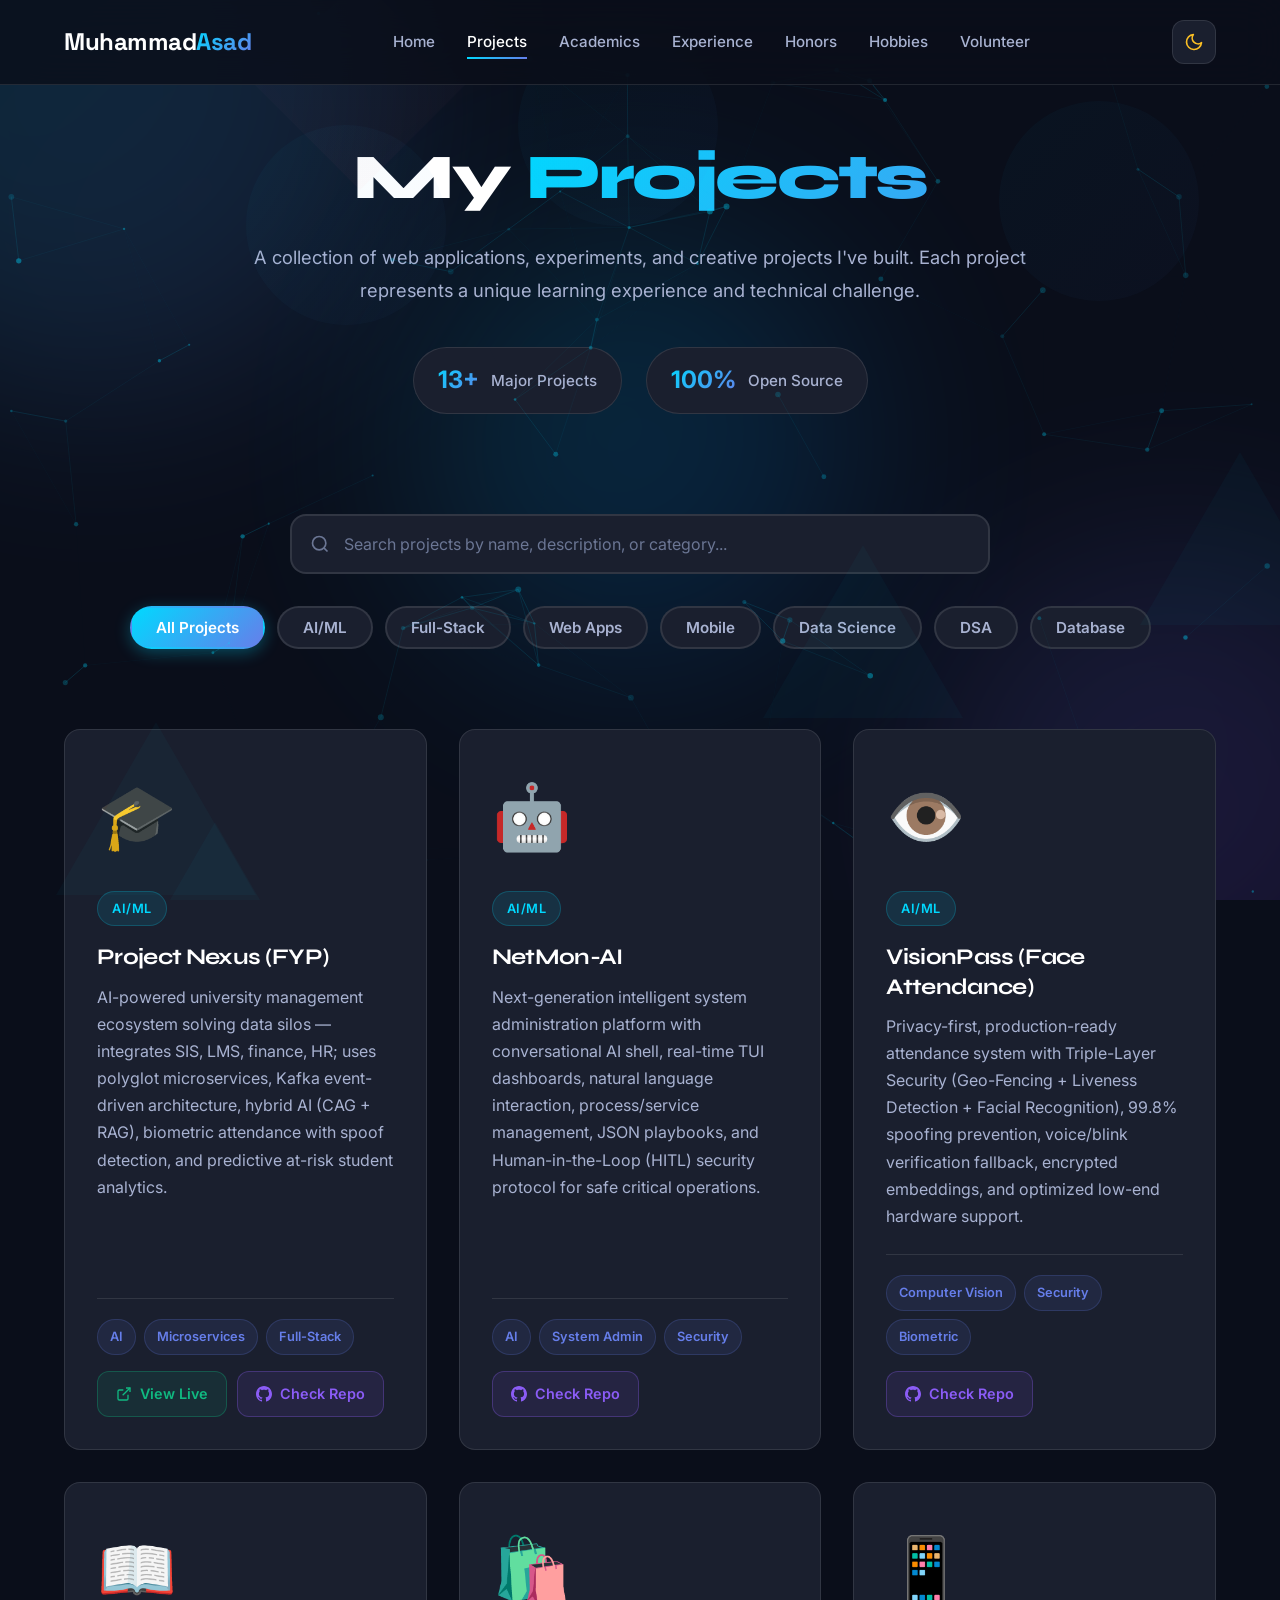
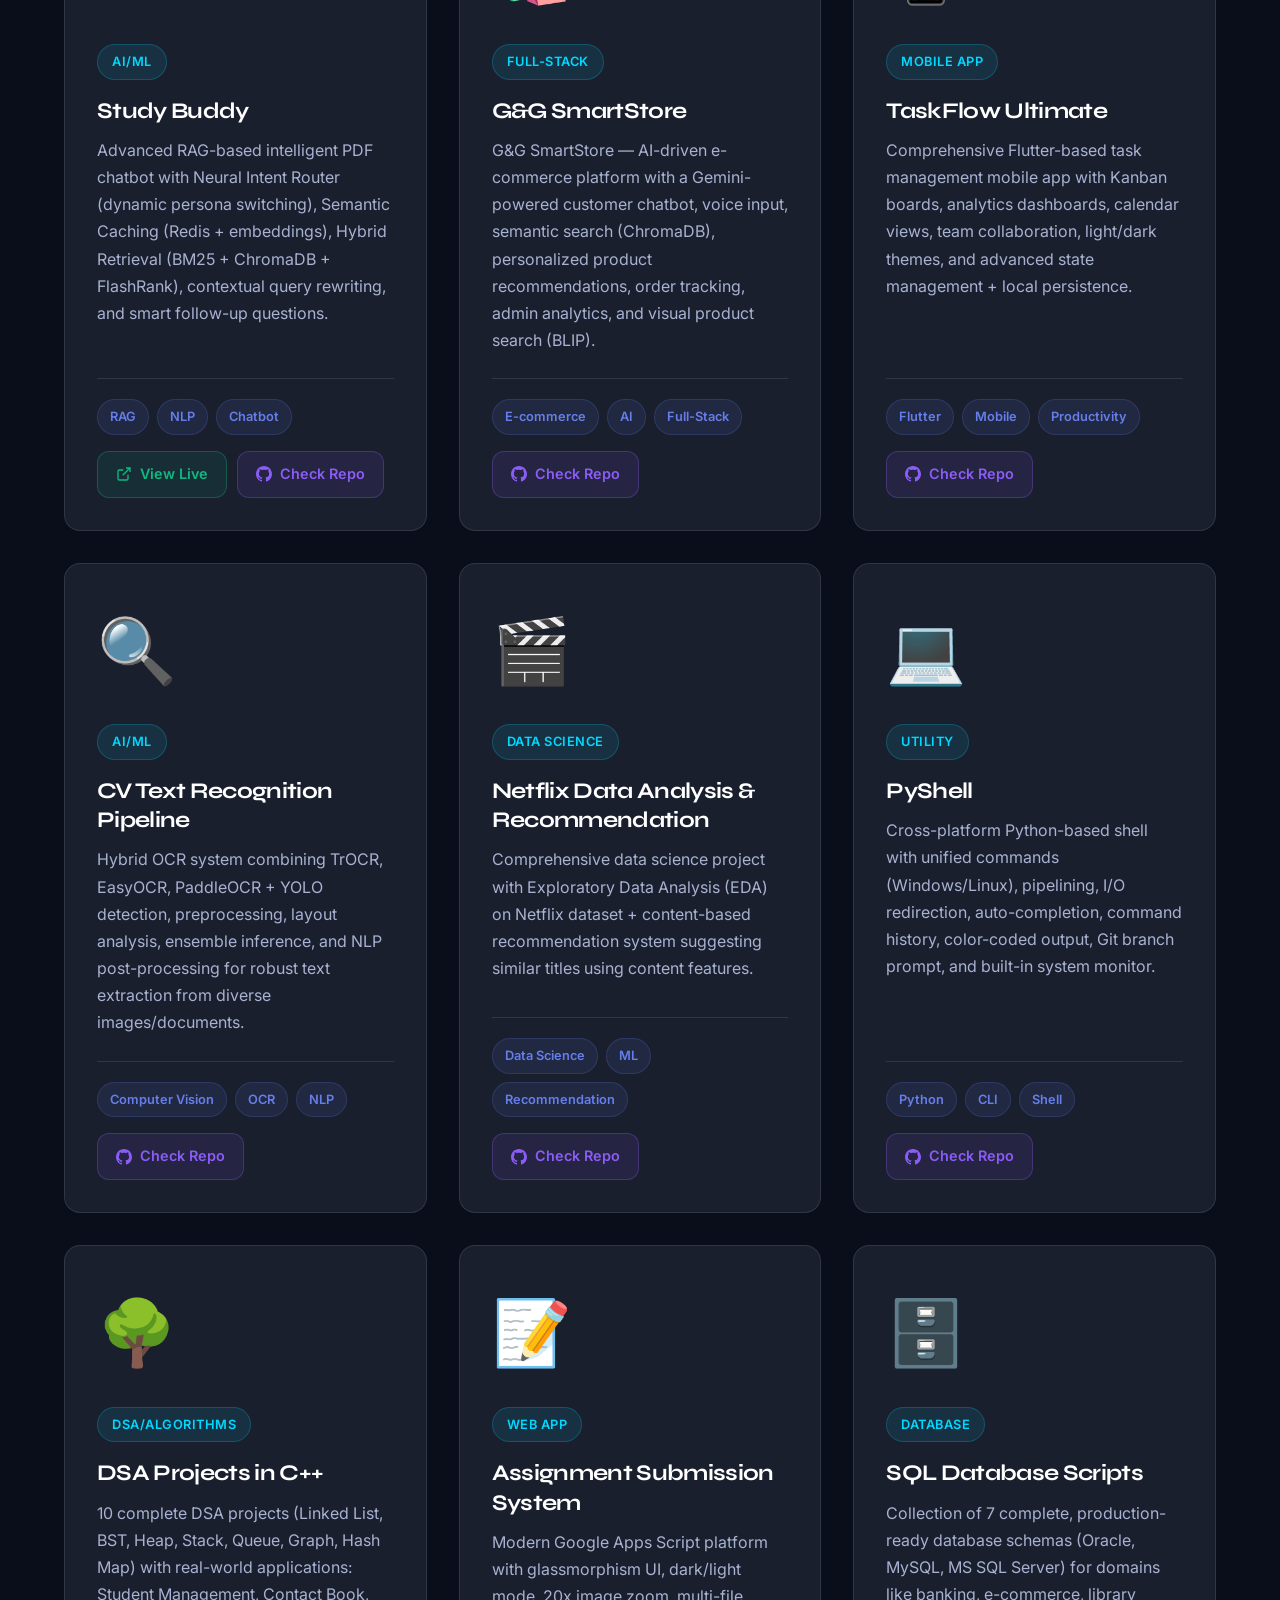
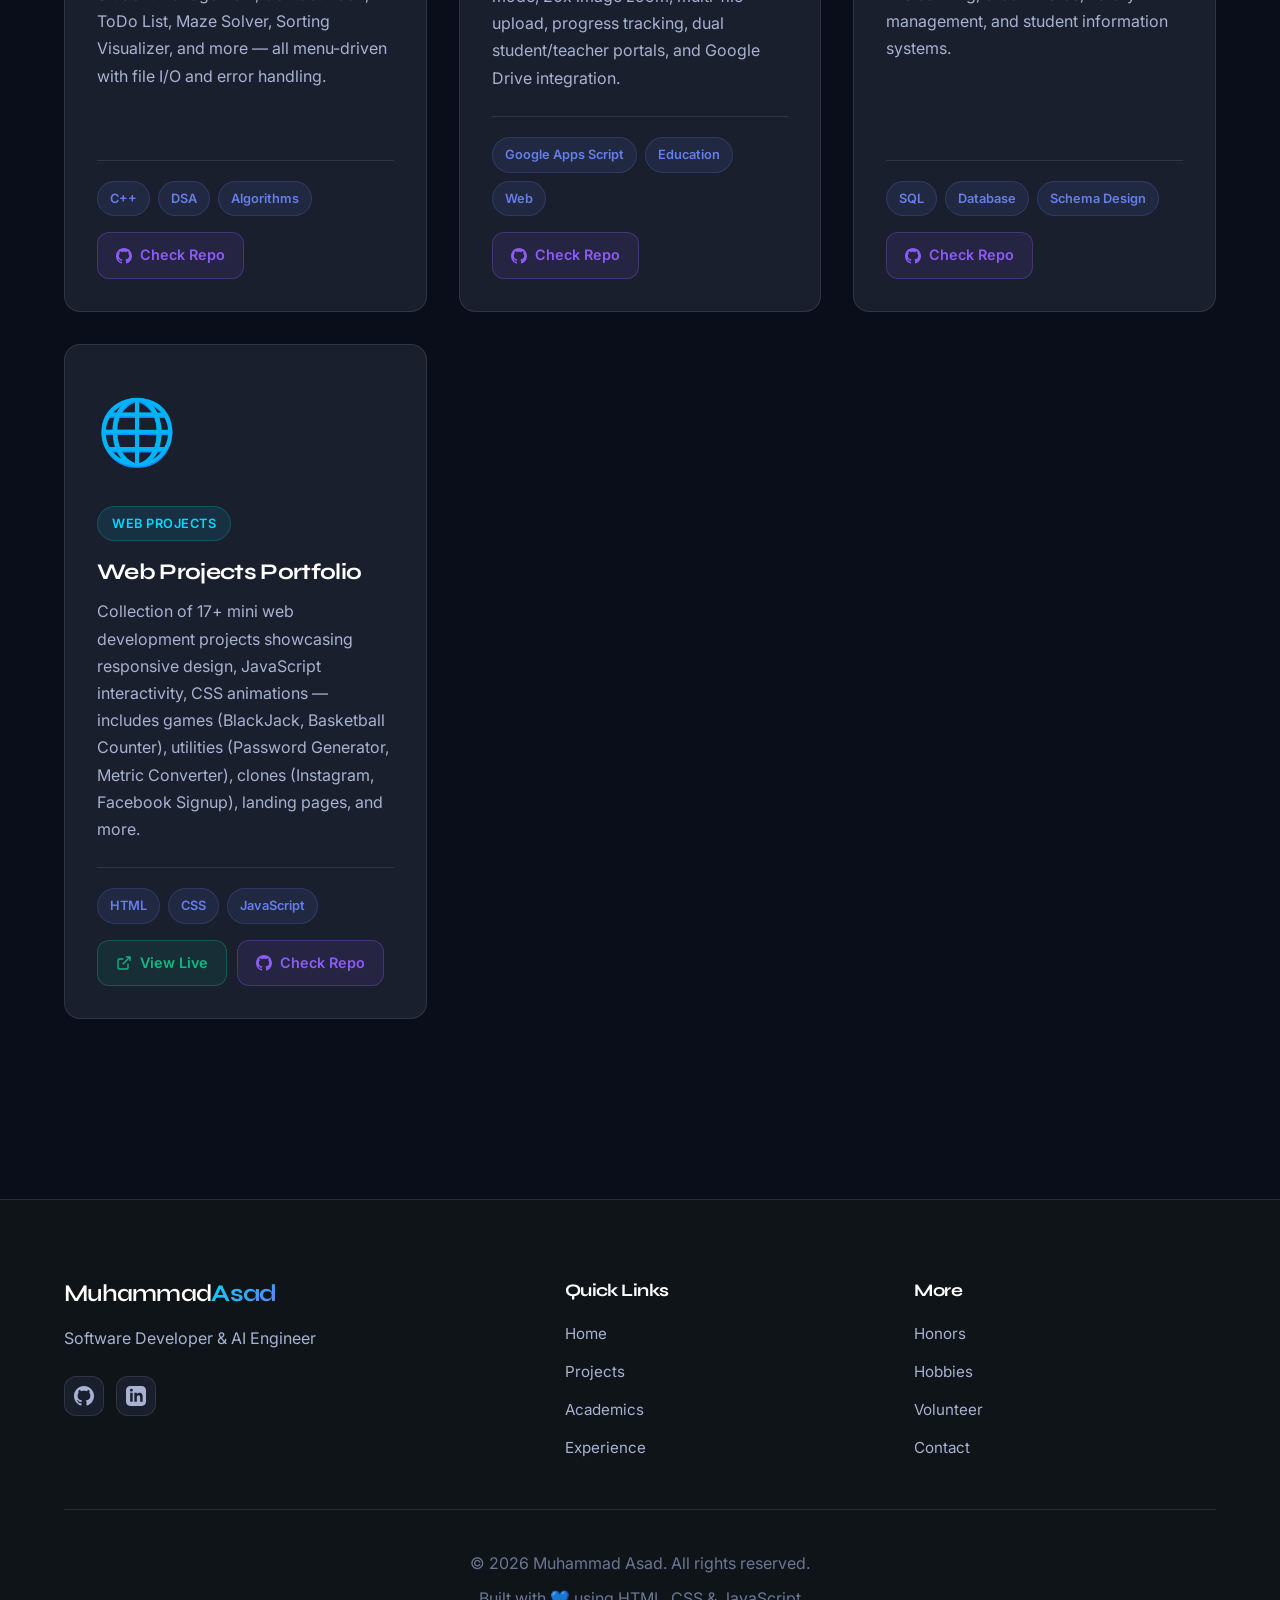
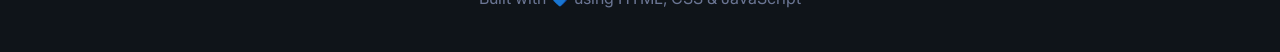
<file: projects.html>
<!DOCTYPE html>
<html lang="en">
<head>
  <meta charset="UTF-8">
  <meta name="viewport" content="width=device-width, initial-scale=1.0">
  <title>Projects - ASAD2204</title>
  <link rel="stylesheet" href="styles.css">
  <link rel="stylesheet" href="projects.css">
  <link rel="stylesheet" href="enhanced-effects.css">
  <link rel="preconnect" href="https://fonts.googleapis.com">
  <link rel="preconnect" href="https://fonts.gstatic.com" crossorigin>
  <link href="https://fonts.googleapis.com/css2?family=Syne:wght@400;600;700;800&family=Inter:wght@300;400;500;600&display=swap" rel="stylesheet">
</head>
<body>
  <!-- Navigation -->
  <nav class="navbar" id="navbar">
    <div class="container">
      <div class="nav-content">
        <a href="index.html" class="logo">Muhammad<span class="logo-accent">Asad</span></a>
        
        <div class="nav-links" id="navLinks">
          <a href="index.html" class="nav-link">Home</a>
          <a href="projects.html" class="nav-link active">Projects</a>
          <a href="academics.html" class="nav-link">Academics</a>
          <a href="experience.html" class="nav-link">Experience</a>
          <a href="honors.html" class="nav-link">Honors</a>
          <a href="hobbies.html" class="nav-link">Hobbies</a>
          <a href="volunteer.html" class="nav-link">Volunteer</a>
        </div>

        <div class="nav-actions">
          <button class="theme-toggle" id="themeToggle" aria-label="Toggle theme">
            <svg class="theme-icon" width="20" height="20" viewBox="0 0 24 24" fill="none" stroke="currentColor" stroke-width="2" stroke-linecap="round" stroke-linejoin="round">
              <path d="M21 12.79A9 9 0 1 1 11.21 3 7 7 0 0 0 21 12.79z"/>
            </svg>
          </button>
          <button class="mobile-toggle" id="mobileToggle" aria-label="Toggle menu">
            <span></span>
            <span></span>
            <span></span>
          </button>
        </div>
      </div>
    </div>
  </nav>

  <!-- Animated Background -->
  <div class="bg-animation">
    <div class="shape shape-1"></div>
    <div class="shape shape-2"></div>
    <div class="shape shape-3"></div>
  </div>

  <!-- Page Header -->
  <section class="page-hero">
    <div class="container">
      <div class="page-hero-content">
        <h1 class="page-title">
          My <span class="gradient-text">Projects</span>
        </h1>
        <p class="page-subtitle">
          A collection of web applications, experiments, and creative projects I've built.
          Each project represents a unique learning experience and technical challenge.
        </p>
        <div class="project-stats">
          <div class="stat-pill">
            <span class="stat-pill-number">13+</span>
            <span class="stat-pill-label">Major Projects</span>
          </div>
          <div class="stat-pill">
            <span class="stat-pill-number">100%</span>
            <span class="stat-pill-label">Open Source</span>
          </div>
        </div>
      </div>
    </div>
  </section>

  <!-- Search & Filter -->
  <section class="search-filter-section">
    <div class="container">
      <div class="search-wrapper">
        <svg class="search-icon" width="20" height="20" viewBox="0 0 24 24" fill="none" stroke="currentColor" stroke-width="2">
          <circle cx="11" cy="11" r="8"></circle>
          <path d="m21 21-4.35-4.35"></path>
        </svg>
        <input id="search" type="text" placeholder="Search projects by name, description, or category..." />
      </div>

      <div class="filter-buttons">
        <button class="filter-btn active" data-category="all">All Projects</button>
        <button class="filter-btn" data-category="ai-ml">AI/ML</button>
        <button class="filter-btn" data-category="fullstack">Full-Stack</button>
        <button class="filter-btn" data-category="web">Web Apps</button>
        <button class="filter-btn" data-category="mobile">Mobile</button>
        <button class="filter-btn" data-category="data-science">Data Science</button>
        <button class="filter-btn" data-category="dsa">DSA</button>
        <button class="filter-btn" data-category="database">Database</button>
      </div>
    </div>
  </section>

  <!-- Projects Grid -->
  <main class="container">
    <section id="projects" class="projects-grid"></section>
    <div id="noResults" class="no-results" style="display: none;">
      <div class="no-results-icon">🔍</div>
      <h3>No Projects Found</h3>
      <p>Try adjusting your search or filter criteria</p>
    </div>
  </main>

  <!-- Footer -->
  <footer class="footer">
    <div class="container">
      <div class="footer-content">
        <div class="footer-section">
          <h3>Muhammad<span class="logo-accent">Asad</span></h3>
          <p>Software Developer & AI Engineer</p>
          <div class="footer-social">
            <a href="https://github.com/ASAD2204" target="_blank" rel="noopener" aria-label="GitHub">
              <svg width="20" height="20" viewBox="0 0 24 24" fill="currentColor">
                <path d="M12 0c-6.626 0-12 5.373-12 12 0 5.302 3.438 9.8 8.207 11.387.599.111.793-.261.793-.577v-2.234c-3.338.726-4.033-1.416-4.033-1.416-.546-1.387-1.333-1.756-1.333-1.756-1.089-.745.083-.729.083-.729 1.205.084 1.839 1.237 1.839 1.237 1.07 1.834 2.807 1.304 3.492.997.107-.775.418-1.305.762-1.604-2.665-.305-5.467-1.334-5.467-5.931 0-1.311.469-2.381 1.236-3.221-.124-.303-.535-1.524.117-3.176 0 0 1.008-.322 3.301 1.23.957-.266 1.983-.399 3.003-.404 1.02.005 2.047.138 3.006.404 2.291-1.552 3.297-1.23 3.297-1.23.653 1.653.242 2.874.118 3.176.77.84 1.235 1.911 1.235 3.221 0 4.609-2.807 5.624-5.479 5.921.43.372.823 1.102.823 2.222v3.293c0 .319.192.694.801.576 4.765-1.589 8.199-6.086 8.199-11.386 0-6.627-5.373-12-12-12z"/>
              </svg>
            </a>
            <a href="https://www.linkedin.com/in/muhammad-asad-7a708a2a0" target="_blank" rel="noopener" aria-label="LinkedIn">
              <svg width="20" height="20" viewBox="0 0 24 24" fill="currentColor">
                <path d="M19 0h-14c-2.761 0-5 2.239-5 5v14c0 2.761 2.239 5 5 5h14c2.762 0 5-2.239 5-5v-14c0-2.761-2.238-5-5-5zm-11 19h-3v-11h3v11zm-1.5-12.268c-.966 0-1.75-.79-1.75-1.764s.784-1.764 1.75-1.764 1.75.79 1.75 1.764-.783 1.764-1.75 1.764zm13.5 12.268h-3v-5.604c0-3.368-4-3.113-4 0v5.604h-3v-11h3v1.765c1.396-2.586 7-2.777 7 2.476v6.759z"/>
              </svg>
            </a>
          </div>
        </div>
        
        <div class="footer-section">
          <h4>Quick Links</h4>
          <div class="footer-links">
            <a href="index.html">Home</a>
            <a href="projects.html">Projects</a>
            <a href="academics.html">Academics</a>
            <a href="experience.html">Experience</a>
          </div>
        </div>

        <div class="footer-section">
          <h4>More</h4>
          <div class="footer-links">
            <a href="honors.html">Honors</a>
            <a href="hobbies.html">Hobbies</a>
            <a href="volunteer.html">Volunteer</a>
            <a href="index.html#contact">Contact</a>
          </div>
        </div>
      </div>
      
      <div class="footer-bottom">
        <p>&copy; 2026 Muhammad Asad. All rights reserved.</p>
        <p>Built with 💙 using HTML, CSS & JavaScript</p>
      </div>
    </div>
  </footer>

  <script src="script.js"></script>
  <script src="projects.js"></script>
  <script src="particles.js"></script>
  <script src="animations.js"></script>
</body>
</html>
</file>
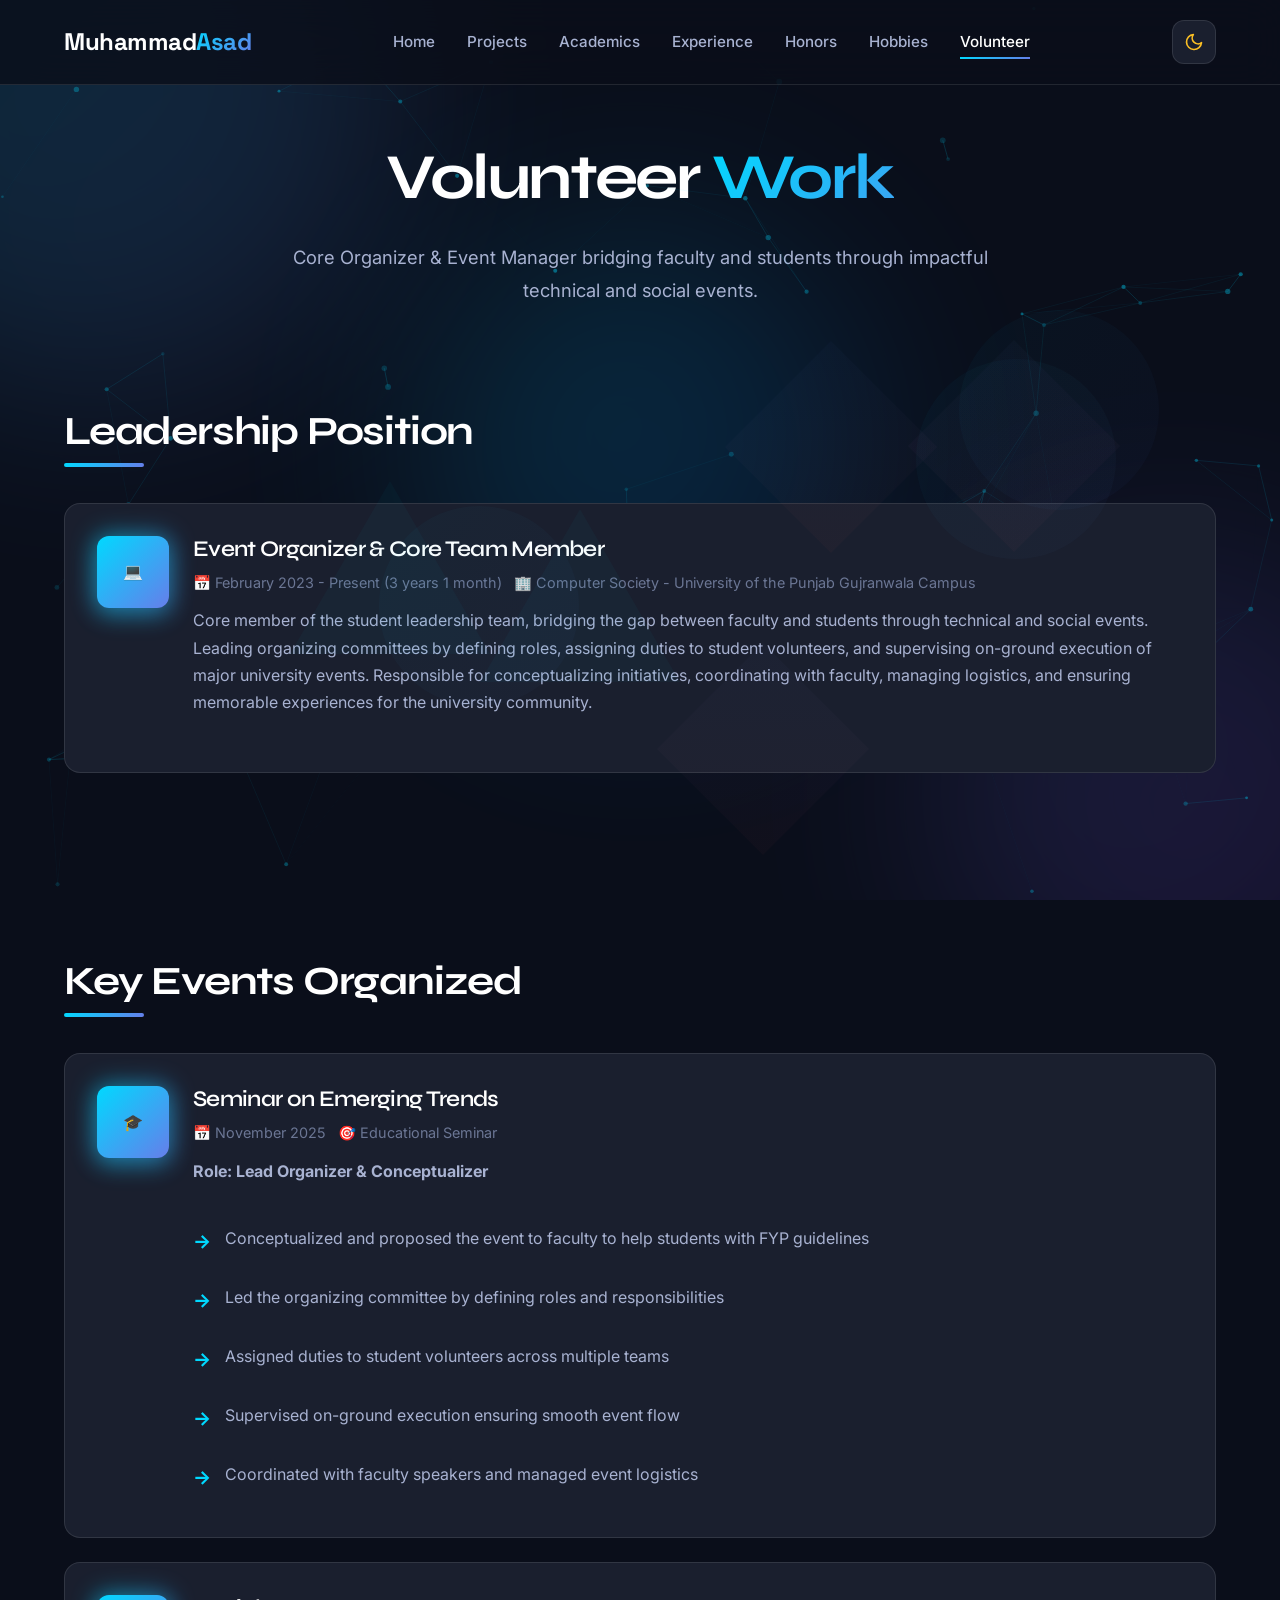
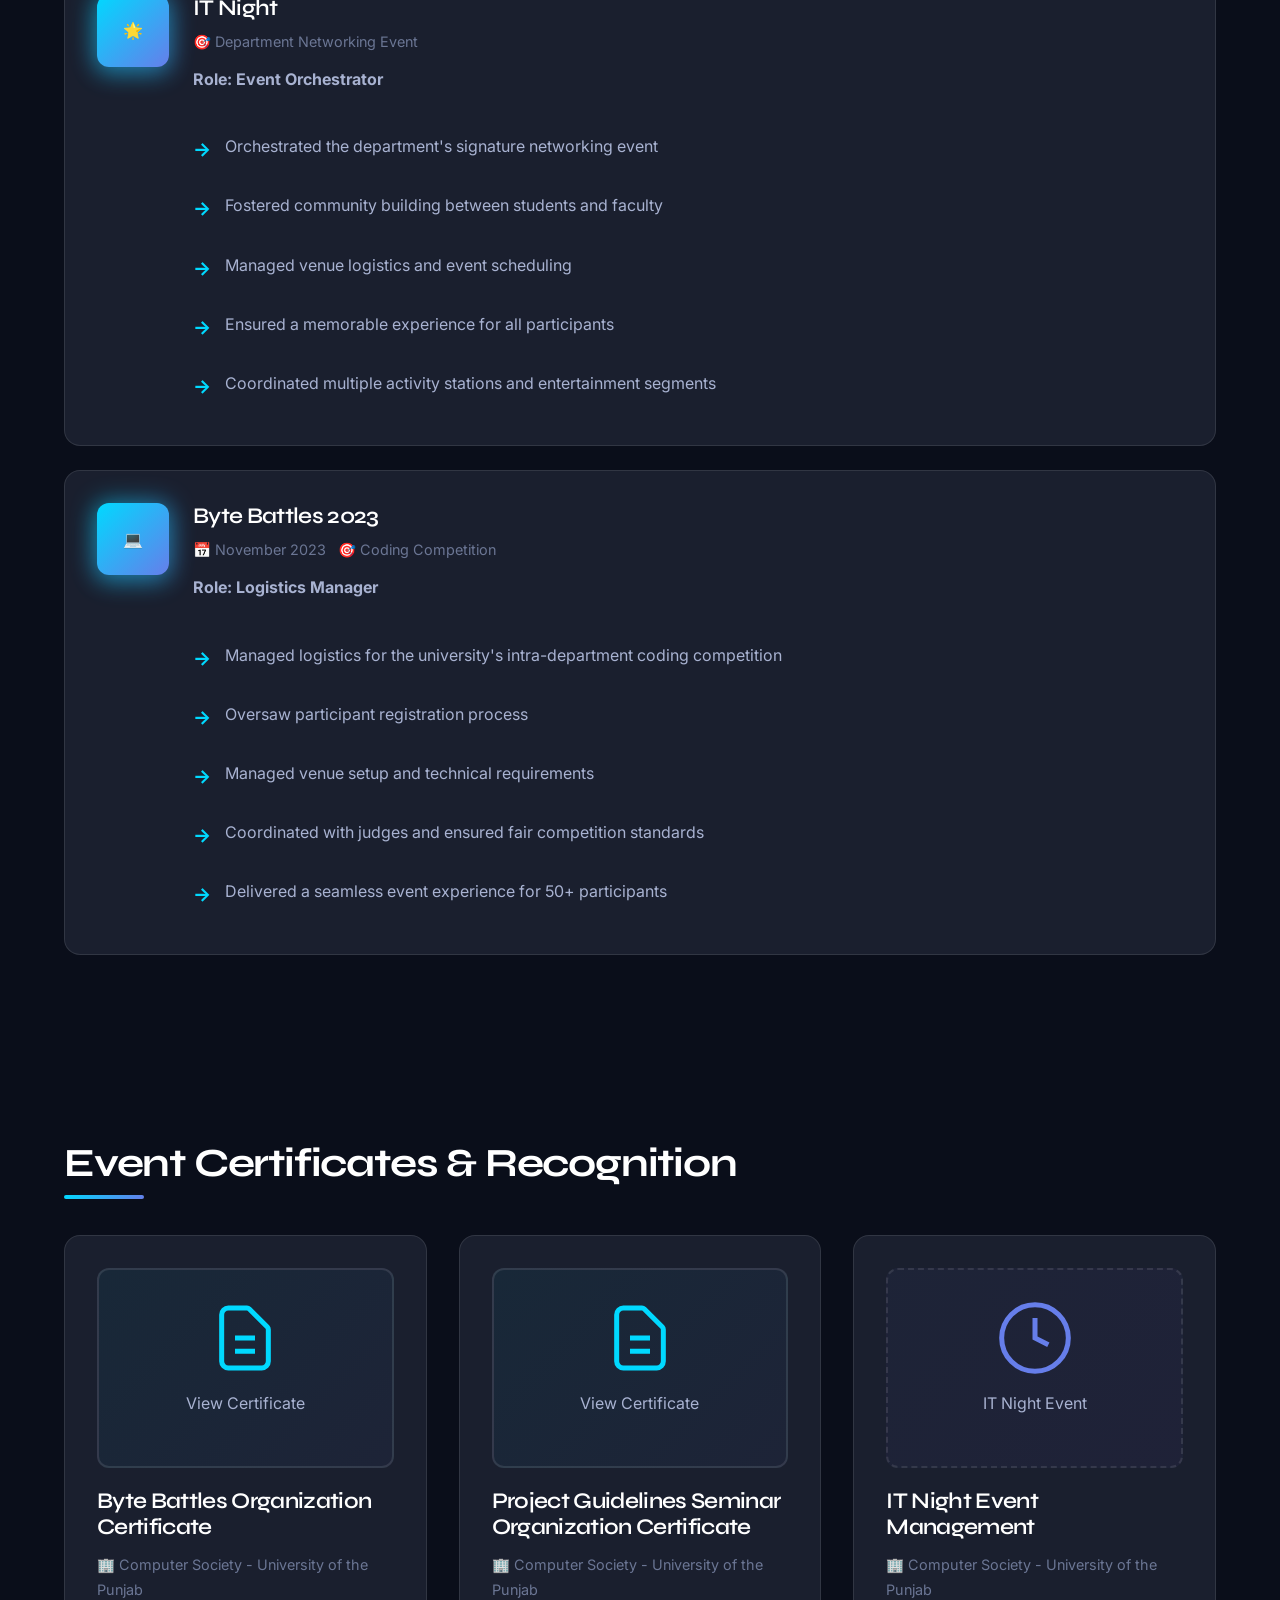
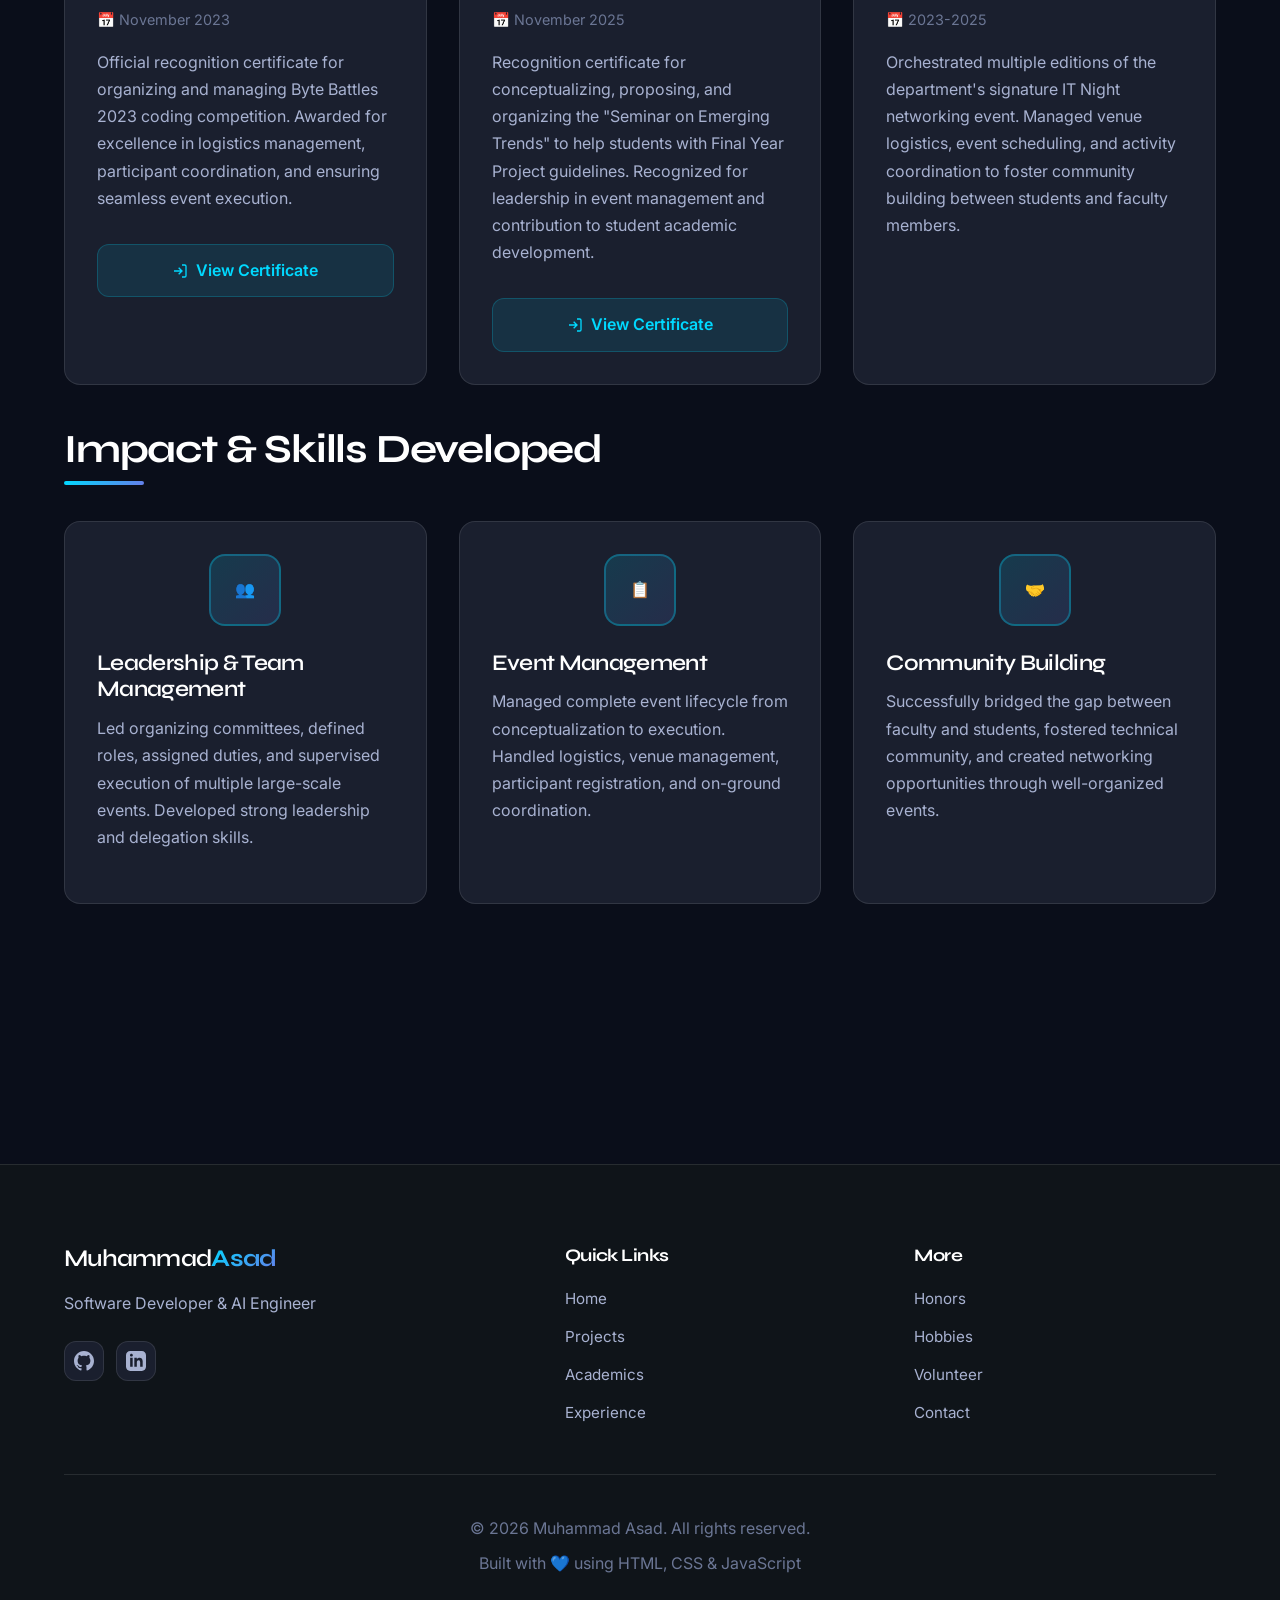
<file: volunteer.html>
<!DOCTYPE html>
<html lang="en">
<head>
  <meta charset="UTF-8">
  <meta name="viewport" content="width=device-width, initial-scale=1.0">
  <title>Volunteer Work - Muhammad Asad</title>
  <link rel="stylesheet" href="styles.css">
  <link rel="stylesheet" href="page-common.css">
  <link rel="stylesheet" href="enhanced-effects.css">
  <link rel="preconnect" href="https://fonts.googleapis.com">
  <link href="https://fonts.googleapis.com/css2?family=Syne:wght@400;600;700;800&family=Inter:wght@300;400;500;600&display=swap" rel="stylesheet">
</head>
<body>
  <nav class="navbar" id="navbar">
    <div class="container">
      <div class="nav-content">
        <a href="index.html" class="logo">Muhammad<span class="logo-accent">Asad</span></a>
        <div class="nav-links" id="navLinks">
          <a href="index.html" class="nav-link">Home</a>
          <a href="projects.html" class="nav-link">Projects</a>
          <a href="academics.html" class="nav-link">Academics</a>
          <a href="experience.html" class="nav-link">Experience</a>
          <a href="honors.html" class="nav-link">Honors</a>
          <a href="hobbies.html" class="nav-link">Hobbies</a>
          <a href="volunteer.html" class="nav-link active">Volunteer</a>
        </div>
        <div class="nav-actions">
          <button class="theme-toggle" id="themeToggle" aria-label="Toggle theme">
            <svg class="theme-icon" width="20" height="20" viewBox="0 0 24 24" fill="none" stroke="currentColor" stroke-width="2" stroke-linecap="round" stroke-linejoin="round">
              <path d="M21 12.79A9 9 0 1 1 11.21 3 7 7 0 0 0 21 12.79z"/>
            </svg>
          </button>
          <button class="mobile-toggle" id="mobileToggle" aria-label="Toggle menu">
            <span></span>
            <span></span>
            <span></span>
          </button>
        </div>
      </div>
    </div>
  </nav>
  <div class="bg-animation"><div class="shape shape-1"></div><div class="shape shape-2"></div><div class="shape shape-3"></div></div>
  <section class="page-hero">
    <div class="container">
      <div class="page-hero-content">
        <h1 class="page-title">Volunteer <span class="gradient-text">Work</span></h1>
        <p class="page-subtitle">Core Organizer & Event Manager bridging faculty and students through impactful technical and social events.</p>
      </div>
    </div>
  </section>
  <main class="container">
    <section class="content-section">
      <h2 class="section-title-left">Leadership Position</h2>
      <div class="achievement-card">
        <div class="achievement-icon">💻</div>
        <div class="achievement-content">
          <h3>Event Organizer & Core Team Member</h3>
          <div class="achievement-meta">
            <span>📅 February 2023 - Present (3 years 1 month)</span>
            <span>🏢 Computer Society - University of the Punjab Gujranwala Campus</span>
          </div>
          <p>Core member of the student leadership team, bridging the gap between faculty and students through technical and social events. Leading organizing committees by defining roles, assigning duties to student volunteers, and supervising on-ground execution of major university events. Responsible for conceptualizing initiatives, coordinating with faculty, managing logistics, and ensuring memorable experiences for the university community.</p>
        </div>
      </div>
    </section>

    <section class="content-section">
      <h2 class="section-title-left">Key Events Organized</h2>
      
      <div class="achievement-card">
        <div class="achievement-icon">🎓</div>
        <div class="achievement-content">
          <h3>Seminar on Emerging Trends</h3>
          <div class="achievement-meta">
            <span>📅 November 2025</span>
            <span>🎯 Educational Seminar</span>
          </div>
          <p><strong>Role: Lead Organizer & Conceptualizer</strong></p>
          <ul class="feature-list">
            <li>Conceptualized and proposed the event to faculty to help students with FYP guidelines</li>
            <li>Led the organizing committee by defining roles and responsibilities</li>
            <li>Assigned duties to student volunteers across multiple teams</li>
            <li>Supervised on-ground execution ensuring smooth event flow</li>
            <li>Coordinated with faculty speakers and managed event logistics</li>
          </ul>
        </div>
      </div>

      <div class="achievement-card">
        <div class="achievement-icon">🌟</div>
        <div class="achievement-content">
          <h3>IT Night</h3>
          <div class="achievement-meta">
            <span>🎯 Department Networking Event</span>
          </div>
          <p><strong>Role: Event Orchestrator</strong></p>
          <ul class="feature-list">
            <li>Orchestrated the department's signature networking event</li>
            <li>Fostered community building between students and faculty</li>
            <li>Managed venue logistics and event scheduling</li>
            <li>Ensured a memorable experience for all participants</li>
            <li>Coordinated multiple activity stations and entertainment segments</li>
          </ul>
        </div>
      </div>

      <div class="achievement-card">
        <div class="achievement-icon">💻</div>
        <div class="achievement-content">
          <h3>Byte Battles 2023</h3>
          <div class="achievement-meta">
            <span>📅 November 2023</span>
            <span>🎯 Coding Competition</span>
          </div>
          <p><strong>Role: Logistics Manager</strong></p>
          <ul class="feature-list">
            <li>Managed logistics for the university's intra-department coding competition</li>
            <li>Oversaw participant registration process</li>
            <li>Managed venue setup and technical requirements</li>
            <li>Coordinated with judges and ensured fair competition standards</li>
            <li>Delivered a seamless event experience for 50+ participants</li>
          </ul>
        </div>
      </div>
    </section>

    <section class="content-section">
      <h2 class="section-title-left">Event Certificates & Recognition</h2>
      <div class="cards-grid">
        <div class="info-card certificate-card">
          <div class="certificate-image">
            <a href="certs/Voluneteer/Cert_For_ByteBattles_Organization.pdf" target="_blank">
              <svg width="80" height="80" viewBox="0 0 24 24" fill="none" stroke="currentColor" stroke-width="1.5">
                <path d="M9 12h6m-6 4h6m2 5H7a2 2 0 01-2-2V5a2 2 0 012-2h5.586a1 1 0 01.707.293l5.414 5.414a1 1 0 01.293.707V19a2 2 0 01-2 2z"/>
              </svg>
              <p>View Certificate</p>
            </a>
          </div>
          <h3>Byte Battles Organization Certificate</h3>
          <div class="card-meta">
            <span>🏢 Computer Society - University of the Punjab</span>
            <span>📅 November 2023</span>
          </div>
          <p>
            Official recognition certificate for organizing and managing Byte Battles 2023 coding competition. 
            Awarded for excellence in logistics management, participant coordination, and ensuring seamless 
            event execution.
          </p>
          <a href="certs/Voluneteer/Cert_For_ByteBattles_Organization.pdf" target="_blank" class="btn btn-secondary" style="margin-top:12px; display:inline-flex; align-items:center; gap:8px; text-decoration:none;">
            <svg width="16" height="16" viewBox="0 0 24 24" fill="none" stroke="currentColor" stroke-width="2">
              <path d="M15 3h4a2 2 0 012 2v14a2 2 0 01-2 2h-4M10 17l5-5-5-5M13.8 12H3"/>
            </svg>
            View Certificate
          </a>
        </div>

        <div class="info-card certificate-card">
          <div class="certificate-image">
            <a href="certs/Voluneteer/For_Organizing_ProjectGuidelines Seminar.pdf" target="_blank">
              <svg width="80" height="80" viewBox="0 0 24 24" fill="none" stroke="currentColor" stroke-width="1.5">
                <path d="M9 12h6m-6 4h6m2 5H7a2 2 0 01-2-2V5a2 2 0 012-2h5.586a1 1 0 01.707.293l5.414 5.414a1 1 0 01.293.707V19a2 2 0 01-2 2z"/>
              </svg>
              <p>View Certificate</p>
            </a>
          </div>
          <h3>Project Guidelines Seminar Organization Certificate</h3>
          <div class="card-meta">
            <span>🏢 Computer Society - University of the Punjab</span>
            <span>📅 November 2025</span>
          </div>
          <p>
            Recognition certificate for conceptualizing, proposing, and organizing the "Seminar on Emerging Trends" 
            to help students with Final Year Project guidelines. Recognized for leadership in event management 
            and contribution to student academic development.
          </p>
          <a href="certs/Voluneteer/For_Organizing_ProjectGuidelines Seminar.pdf" target="_blank" class="btn btn-secondary" style="margin-top:12px; display:inline-flex; align-items:center; gap:8px; text-decoration:none;">
            <svg width="16" height="16" viewBox="0 0 24 24" fill="none" stroke="currentColor" stroke-width="2">
              <path d="M15 3h4a2 2 0 012 2v14a2 2 0 01-2 2h-4M10 17l5-5-5-5M13.8 12H3"/>
            </svg>
            View Certificate
          </a>
        </div>

        <div class="info-card certificate-card">
          <div class="certificate-placeholder">
            <svg width="80" height="80" viewBox="0 0 24 24" fill="none" stroke="currentColor" stroke-width="1.5">
              <circle cx="12" cy="12" r="10"/>
              <polyline points="12 6 12 12 16 14"/>
            </svg>
            <p>IT Night Event</p>
          </div>
          <h3>IT Night Event Management</h3>
          <div class="card-meta">
            <span>🏢 Computer Society - University of the Punjab</span>
            <span>📅 2023-2025</span>
          </div>
          <p>
            Orchestrated multiple editions of the department's signature IT Night networking event. 
            Managed venue logistics, event scheduling, and activity coordination to foster community 
            building between students and faculty members.
          </p>
        </div>
      </div>

    <section class="content-section">
      <h2 class="section-title-left">Impact & Skills Developed</h2>
      <div class="cards-grid">
        <div class="info-card">
          <div class="card-icon-large">👥</div>
          <h3>Leadership & Team Management</h3>
          <p>Led organizing committees, defined roles, assigned duties, and supervised execution of multiple large-scale events. Developed strong leadership and delegation skills.</p>
        </div>
        <div class="info-card">
          <div class="card-icon-large">📋</div>
          <h3>Event Management</h3>
          <p>Managed complete event lifecycle from conceptualization to execution. Handled logistics, venue management, participant registration, and on-ground coordination.</p>
        </div>
        <div class="info-card">
          <div class="card-icon-large">🤝</div>
          <h3>Community Building</h3>
          <p>Successfully bridged the gap between faculty and students, fostered technical community, and created networking opportunities through well-organized events.</p>
        </div>
      </div>
    </section>

  
  </main>
  <footer class="footer">
    <div class="container">
      <div class="footer-content">
        <div class="footer-section">
          <h3>Muhammad<span class="logo-accent">Asad</span></h3>
          <p>Software Developer & AI Engineer</p>
          <div class="footer-social">
            <a href="https://github.com/ASAD2204" target="_blank" rel="noopener" aria-label="GitHub">
              <svg width="20" height="20" viewBox="0 0 24 24" fill="currentColor">
                <path d="M12 0c-6.626 0-12 5.373-12 12 0 5.302 3.438 9.8 8.207 11.387.599.111.793-.261.793-.577v-2.234c-3.338.726-4.033-1.416-4.033-1.416-.546-1.387-1.333-1.756-1.333-1.756-1.089-.745.083-.729.083-.729 1.205.084 1.839 1.237 1.839 1.237 1.07 1.834 2.807 1.304 3.492.997.107-.775.418-1.305.762-1.604-2.665-.305-5.467-1.334-5.467-5.931 0-1.311.469-2.381 1.236-3.221-.124-.303-.535-1.524.117-3.176 0 0 1.008-.322 3.301 1.23.957-.266 1.983-.399 3.003-.404 1.02.005 2.047.138 3.006.404 2.291-1.552 3.297-1.23 3.297-1.23.653 1.653.242 2.874.118 3.176.77.84 1.235 1.911 1.235 3.221 0 4.609-2.807 5.624-5.479 5.921.43.372.823 1.102.823 2.222v3.293c0 .319.192.694.801.576 4.765-1.589 8.199-6.086 8.199-11.386 0-6.627-5.373-12-12-12z"/>
              </svg>
            </a>
            <a href="https://www.linkedin.com/in/muhammad-asad-7a708a2a0" target="_blank" rel="noopener" aria-label="LinkedIn">
              <svg width="20" height="20" viewBox="0 0 24 24" fill="currentColor">
                <path d="M19 0h-14c-2.761 0-5 2.239-5 5v14c0 2.761 2.239 5 5 5h14c2.762 0 5-2.239 5-5v-14c0-2.761-2.238-5-5-5zm-11 19h-3v-11h3v11zm-1.5-12.268c-.966 0-1.75-.79-1.75-1.764s.784-1.764 1.75-1.764 1.75.79 1.75 1.764-.783 1.764-1.75 1.764zm13.5 12.268h-3v-5.604c0-3.368-4-3.113-4 0v5.604h-3v-11h3v1.765c1.396-2.586 7-2.777 7 2.476v6.759z"/>
              </svg>
            </a>
          </div>
        </div>
        <div class="footer-section">
          <h4>Quick Links</h4>
          <div class="footer-links">
            <a href="index.html">Home</a>
            <a href="projects.html">Projects</a>
            <a href="academics.html">Academics</a>
            <a href="experience.html">Experience</a>
          </div>
        </div>
        <div class="footer-section">
          <h4>More</h4>
          <div class="footer-links">
            <a href="honors.html">Honors</a>
            <a href="hobbies.html">Hobbies</a>
            <a href="volunteer.html">Volunteer</a>
            <a href="index.html#contact">Contact</a>
          </div>
        </div>
      </div>
      <div class="footer-bottom">
        <p>&copy; 2026 Muhammad Asad. All rights reserved.</p>
        <p>Built with 💙 using HTML, CSS & JavaScript</p>
      </div>
    </div>
  </footer>
  <script src="script.js"></script>
  <script src="particles.js"></script>
  <script src="animations.js"></script>
</body>
</html>
</file>
<file: styles.css>
/* ===========================
  CSS VARIABLES & THEME
  =========================== */
@import url('https://fonts.googleapis.com/css2?family=Inter:wght@300;400;500;600;700;800;900&family=Syne:wght@600;700;800&family=Space+Grotesk:wght@500;600;700&family=Poppins:wght@600;700;800&display=swap');

:root {
  /* Dark Theme Colors - Enhanced */
  --bg-primary: #0a0e1a;
  --bg-secondary: #0f1419;
  --bg-tertiary: #151923;
  --card-bg: #1a1f2e;
  --card-hover: #1f2538;
  
  --text-primary: #ffffff;
  --text-secondary: #a8b2d1;
  --text-muted: #6b7694;
  
  --accent-primary: #00d9ff;
  --accent-secondary: #667eea;
  --accent-gradient: linear-gradient(135deg, #00d9ff 0%, #667eea 100%);
  --accent-orange: #ff6b6b;
  
  --border-color: rgba(255, 255, 255, 0.1);
  --shadow-sm: 0 2px 8px rgba(0, 0, 0, 0.3);
  --shadow-md: 0 4px 16px rgba(0, 0, 0, 0.4);
  --shadow-lg: 0 8px 32px rgba(0, 0, 0, 0.5);
  --shadow-color: 0 10px 40px rgba(0, 217, 255, 0.2);
  
  --radius-sm: 8px;
  --radius-md: 12px;
  --radius-lg: 16px;
  --radius-xl: 24px;
  
  --transition: all 0.3s cubic-bezier(0.4, 0, 0.2, 1);
  --transition-smooth: all 0.4s cubic-bezier(0.25, 0.46, 0.45, 0.94);
  
  /* Typography - Enhanced */
  --font-sans: 'Inter', -apple-system, BlinkMacSystemFont, 'Segoe UI', sans-serif;
  --font-heading: 'Syne', ui-sans-serif, system-ui, -apple-system, 'Segoe UI', sans-serif;
  --base-font-size: 16px;
  --base-line-height: 1.7;
  
  /* Spacing System */
  --spacing-xs: 0.5rem;
  --spacing-sm: 1rem;
  --spacing-md: 1.5rem;
  --spacing-lg: 2rem;
  --spacing-xl: 3rem;
  --spacing-2xl: 4rem;
}

[data-theme="light"] {
  --bg-primary: #ffffff;
  --bg-secondary: #f8f9fa;
  --bg-tertiary: #f1f3f5;
  --card-bg: #ffffff;
  --card-hover: #f8f9fa;
  
  --text-primary: #1a1f2e;
  --text-secondary: #495057;
  --text-muted: #6c757d;
  
  --accent-primary: #0070f3;
  --accent-secondary: #7928ca;
  --accent-gradient: linear-gradient(135deg, #0070f3 0%, #7928ca 100%);
  
  --border-color: rgba(0, 0, 0, 0.1);
  --shadow-sm: 0 2px 8px rgba(0, 0, 0, 0.08);
  --shadow-md: 0 4px 16px rgba(0, 0, 0, 0.12);
  --shadow-lg: 0 8px 32px rgba(0, 0, 0, 0.16);
}

/* ===========================
   RESET & BASE STYLES
   =========================== */
* {
  margin: 0;
  padding: 0;
  box-sizing: border-box;
}

html {
  scroll-behavior: smooth;
}

html { font-size: var(--base-font-size); }

body {
  font-family: var(--font-sans);
  background: var(--bg-primary);
  color: var(--text-primary);
  line-height: var(--base-line-height);
  -webkit-font-smoothing: antialiased;
  -moz-osx-font-smoothing: grayscale;
  overflow-x: hidden;
  transition: background-color 0.3s ease, color 0.3s ease;
  font-weight: 400;
  font-size: 1rem;
}

h1, h2, h3, h4, h5, h6 {
  font-family: var(--font-heading);
  font-weight: 700;
  line-height: 1.2;
  letter-spacing: -0.03em;
  color: var(--text-primary);
  margin-bottom: var(--spacing-sm);
}

h1 {
  font-size: clamp(2.5rem, 5vw, 4rem);
  font-weight: 800;
  letter-spacing: -0.04em;
}

h2 {
  font-size: clamp(2rem, 4vw, 3rem);
  font-weight: 700;
}

h3 {
  font-size: clamp(1.5rem, 3vw, 2rem);
  font-weight: 600;
}

h4 {
  font-size: clamp(1.25rem, 2.5vw, 1.5rem);
}

p {
  margin-bottom: var(--spacing-md);
  line-height: var(--base-line-height);
}

a {
  text-decoration: none;
  color: inherit;
  transition: var(--transition);
}

img {
  max-width: 100%;
  height: auto;
  display: block;
}

.container {
  max-width: 1200px;
  margin: 0 auto;
  padding: 0 24px;
}

/* ===========================
   ENHANCED SPLASH SCREEN
   =========================== */
.splash-screen {
  position: fixed;
  top: 0;
  left: 0;
  width: 100%;
  height: 100vh;
  background: 
    radial-gradient(circle at 30% 20%, rgba(0, 217, 255, 0.08) 0%, transparent 60%),
    radial-gradient(circle at 70% 80%, rgba(102, 126, 234, 0.06) 0%, transparent 60%),
    linear-gradient(135deg, #0a0e1a 0%, #151923 50%, #0a0e1a 100%);
  display: flex;
  align-items: center;
  justify-content: center;
  z-index: 10000;
  transition: opacity 1.2s cubic-bezier(0.4, 0, 0.2, 1), 
              transform 1.2s cubic-bezier(0.4, 0, 0.2, 1);
  overflow: hidden;
}

.splash-screen::before {
  content: '';
  position: absolute;
  top: 0;
  left: 0;
  right: 0;
  bottom: 0;
  background: 
    linear-gradient(180deg, transparent 0%, rgba(0, 0, 0, 0.3) 100%);
  pointer-events: none;
}

.splash-screen.fade-out {
  opacity: 0;
  transform: scale(0.98);
  pointer-events: none;
}

/* Subtle Glass Particles */
.splash-particles {
  position: absolute;
  width: 100%;
  height: 100%;
  overflow: hidden;
  opacity: 0.2;
}

.particle {
  position: absolute;
  width: 3px;
  height: 3px;
  background: rgba(255, 255, 255, 0.3);
  border-radius: 50%;
  opacity: 0;
  animation: particleFloat 5s ease-in-out infinite;
  box-shadow: 0 0 10px rgba(255, 255, 255, 0.2);
  filter: blur(1px);
}

@keyframes particleFloat {
  0% {
    opacity: 0;
    transform: translateY(100vh) translateX(0) scale(0.5);
  }
  10% {
    opacity: 0.4;
  }
  90% {
    opacity: 0.4;
  }
  100% {
    opacity: 0;
    transform: translateY(-10vh) translateX(100px) scale(1);
  }
}

.splash-content {
  text-align: center;
  animation: splashFadeIn 0.8s ease-out;
  position: relative;
  z-index: 10;
}

.splash-glass-card {
  background: rgba(20, 25, 40, 0.4);
  backdrop-filter: blur(60px) saturate(150%);
  -webkit-backdrop-filter: blur(60px) saturate(150%);
  border: 1px solid rgba(255, 255, 255, 0.08);
  border-radius: 32px;
  padding: 60px 70px;
  box-shadow: 
    0 8px 32px rgba(0, 0, 0, 0.6),
    0 20px 60px rgba(0, 0, 0, 0.4),
    inset 0 1px 0 rgba(255, 255, 255, 0.05),
    inset 0 -1px 0 rgba(0, 0, 0, 0.2);
  position: relative;
  overflow: hidden;
  animation: cardEntrance 1s cubic-bezier(0.4, 0, 0.2, 1) backwards;
}

@keyframes cardEntrance {
  0% {
    opacity: 0;
    transform: scale(0.95) translateY(20px);
  }
  100% {
    opacity: 1;
    transform: scale(1) translateY(0);
  }
}

.splash-glass-card::before {
  content: '';
  position: absolute;
  inset: -1px;
  background: linear-gradient(135deg, 
    rgba(0, 217, 255, 0.15) 0%, 
    rgba(102, 126, 234, 0.15) 100%);
  border-radius: 32px;
  z-index: -1;
  opacity: 0.5;
  filter: blur(20px);
  animation: subtlePulse 4s ease-in-out infinite;
}

@keyframes subtlePulse {
  0%, 100% { opacity: 0.3; }
  50% { opacity: 0.6; }
}

.splash-glass-card::after {
  content: '';
  position: absolute;
  top: 0;
  left: 0;
  right: 0;
  bottom: 0;
  background: 
    radial-gradient(circle at 20% 20%, rgba(255, 255, 255, 0.03) 0%, transparent 50%),
    radial-gradient(circle at 80% 80%, rgba(255, 255, 255, 0.02) 0%, transparent 50%);
  border-radius: 32px;
  pointer-events: none;
}

.splash-logo {
  margin-bottom: 36px;
  animation: logoEntrance 0.8s cubic-bezier(0.4, 0, 0.2, 1) 0.2s backwards;
}

@keyframes logoEntrance {
  0% {
    opacity: 0;
    transform: scale(0.9) translateY(10px);
  }
  100% {
    opacity: 1;
    transform: scale(1) translateY(0);
  }
}

.logo-circle {
  width: 130px;
  height: 130px;
  background: rgba(30, 35, 50, 0.6);
  backdrop-filter: blur(20px);
  -webkit-backdrop-filter: blur(20px);
  border: 1px solid rgba(255, 255, 255, 0.1);
  border-radius: 50%;
  display: flex;
  align-items: center;
  justify-content: center;
  margin: 0 auto;
  box-shadow: 
    0 10px 40px rgba(0, 0, 0, 0.4),
    0 0 60px rgba(0, 217, 255, 0.15),
    inset 0 1px 0 rgba(255, 255, 255, 0.1),
    inset 0 -1px 0 rgba(0, 0, 0, 0.2);
  position: relative;
  overflow: hidden;
}

/* Subtle Glass Reflection Effect */
.rotating-ring {
  position: absolute;
  border-radius: 50%;
  opacity: 0;
  pointer-events: none;
}

.ring-1,
.ring-2,
.ring-3 {
  display: none;
}

.logo-circle::before {
  content: '';
  position: absolute;
  top: -50%;
  left: -50%;
  width: 200%;
  height: 200%;
  background: 
    linear-gradient(135deg, rgba(255, 255, 255, 0.15) 0%, transparent 50%);
  border-radius: 50%;
  pointer-events: none;
}

.logo-circle::after {
  content: '';
  position: absolute;
  inset: -10px;
  background: linear-gradient(135deg, rgba(0, 217, 255, 0.2), rgba(102, 126, 234, 0.2));
  border-radius: 50%;
  filter: blur(25px);
  opacity: 0.4;
  z-index: -1;
}

.logo-text {
  font-family: 'Syne', sans-serif;
  font-size: 2.6rem;
  font-weight: 800;
  background: linear-gradient(135deg, #ffffff 0%, rgba(0, 217, 255, 0.9) 100%);
  -webkit-background-clip: text;
  -webkit-text-fill-color: transparent;
  background-clip: text;
  letter-spacing: -2px;
  filter: drop-shadow(0 2px 8px rgba(0, 0, 0, 0.3));
  position: relative;
  z-index: 10;
}

.splash-title {
  font-size: 2.5rem;
  font-weight: 700;
  margin-bottom: 12px;
  color: rgba(255, 255, 255, 0.95);
  letter-spacing: -0.5px;
  text-shadow: 0 2px 20px rgba(0, 217, 255, 0.2);
  animation: titleSlideUp 0.8s ease-out 0.4s backwards;
}

.splash-subtitle {
  font-size: 1.1rem;
  color: rgba(255, 255, 255, 0.6);
  margin-bottom: 40px;
  animation: titleSlideUp 0.8s ease-out 0.6s backwards;
  letter-spacing: 0.5px;
  font-weight: 400;
}

.splash-loader {
  width: 280px;
  margin: 0 auto 8px;
  animation: titleSlideUp 0.8s ease-out 0.7s backwards;
}

.loader-track {
  height: 4px;
  background: rgba(255, 255, 255, 0.05);
  backdrop-filter: blur(10px);
  border-radius: 10px;
  overflow: visible;
  position: relative;
  box-shadow: 
    inset 0 1px 2px rgba(0, 0, 0, 0.3),
    0 1px 0 rgba(255, 255, 255, 0.05);
}

.loader-bar {
  height: 100%;
  background: linear-gradient(90deg, rgba(0, 217, 255, 0.8) 0%, rgba(102, 126, 234, 0.8) 100%);
  border-radius: 10px;
  width: 0%;
  transition: width 0.1s ease-out;
  box-shadow: 
    0 0 15px rgba(0, 217, 255, 0.3),
    0 0 30px rgba(102, 126, 234, 0.2);
  position: relative;
}

.loader-bar::after {
  content: '';
  position: absolute;
  top: 0;
  right: 0;
  width: 30px;
  height: 100%;
  background: linear-gradient(90deg, transparent, rgba(255, 255, 255, 0.2));
  border-radius: 10px;
}



.loader-info {
  display: flex;
  justify-content: space-between;
  align-items: center;
  margin-top: 16px;
  width: 280px;
  margin-left: auto;
  margin-right: auto;
}

.splash-loading-info {
  display: flex;
  justify-content: space-between;
  align-items: center;
  gap: 20px;
}

.splash-loading-text {
  color: rgba(0, 217, 255, 0.9);
  font-size: 1rem;
  font-weight: 600;
  letter-spacing: 1px;
}

.splash-status {
  color: rgba(255, 255, 255, 0.5);
  font-size: 0.85rem;
  font-weight: 400;
  letter-spacing: 0.5px;
}

@keyframes splashFadeIn {
  from { opacity: 0; transform: scale(0.95) translateY(20px); }
  to { opacity: 1; transform: scale(1) translateY(0); }
}

@keyframes titleSlideUp {
  from { opacity: 0; transform: translateY(20px); }
  to { opacity: 1; transform: translateY(0); }
}

[data-theme="light"] .splash-screen {
  background: radial-gradient(ellipse at bottom, #f1f3f5 0%, #ffffff 100%);
}

[data-theme="light"] .splash-glass-card {
  background: rgba(255, 255, 255, 0.7);
  border-color: rgba(0, 0, 0, 0.1);
  box-shadow: 0 16px 64px rgba(0, 0, 0, 0.1),
              0 0 100px rgba(0, 112, 243, 0.1);
}

[data-theme="light"] .splash-loader {
  background: rgba(0, 0, 0, 0.08);
}

/* Responsive */
@media (max-width: 768px) {
  .splash-glass-card {
    padding: 48px 36px;
    border-radius: 24px;
  }
  
  .logo-circle {
    width: 110px;
    height: 110px;
  }
  
  .logo-text {
    font-size: 2.2rem;
  }
  
  .splash-title {
    font-size: 2rem;
  }
  
  .splash-subtitle {
    font-size: 1rem;
  }
  
  .splash-loader {
    width: 240px;
  }
}

/* ===========================
   ANIMATED BACKGROUND
   =========================== */
.bg-animation {
  position: fixed;
  top: 0;
  left: 0;
  width: 100%;
  height: 100%;
  z-index: -1;
  overflow: hidden;
  background: var(--bg-primary);
  transition: background 0.3s ease;
}

.shape {
  position: absolute;
  border-radius: 50%;
  filter: blur(100px);
  opacity: 0.15;
  animation: float 25s infinite ease-in-out;
  transition: opacity 0.3s ease;
}

[data-theme="light"] .shape {
  opacity: 0.08;
}

.shape-1 {
  width: 600px;
  height: 600px;
  background: linear-gradient(135deg, #00d9ff, #667eea);
  top: -200px;
  left: -200px;
  animation-delay: 0s;
}

.shape-2 {
  width: 500px;
  height: 500px;
  background: linear-gradient(135deg, #667eea, #7928ca);
  bottom: -150px;
  right: -150px;
  animation-delay: 7s;
}

.shape-3 {
  width: 450px;
  height: 450px;
  background: linear-gradient(135deg, #00d9ff, #0070f3);
  top: 50%;
  left: 50%;
  transform: translate(-50%, -50%);
  animation-delay: 14s;
}

@keyframes float {
  0%, 100% { transform: translate(0, 0) scale(1); }
  25% { transform: translate(50px, 50px) scale(1.1); }
  50% { transform: translate(-30px, 80px) scale(0.9); }
  75% { transform: translate(40px, -40px) scale(1.05); }
}

/* ===========================
   NAVIGATION
   =========================== */
.navbar {
  position: fixed;
  top: 0;
  left: 0;
  right: 0;
  z-index: 1000;
  background: rgba(10, 14, 26, 0.8);
  backdrop-filter: blur(20px);
  border-bottom: 1px solid var(--border-color);
  transition: var(--transition);
}

[data-theme="light"] .navbar {
  background: rgba(255, 255, 255, 0.8);
}

.navbar.scrolled {
  box-shadow: var(--shadow-md);
}

.nav-content {
  display: flex;
  align-items: center;
  justify-content: space-between;
  padding: 20px 0;
}

.logo {
  font-family: 'Space Grotesk', 'Syne', sans-serif;
  font-size: 1.5rem;
  font-weight: 700;
  color: var(--text-primary);
  letter-spacing: -0.02em;
  text-transform: none;
  transition: var(--transition);
}

.logo:hover {
  letter-spacing: 0.02em;
}

.logo-accent {
  background: var(--accent-gradient);
  -webkit-background-clip: text;
  -webkit-text-fill-color: transparent;
  background-clip: text;
  font-weight: 700;
}

.nav-links {
  display: flex;
  gap: 32px;
  align-items: center;
}

.nav-link {
  color: var(--text-secondary);
  font-size: 0.95rem;
  font-weight: 500;
  position: relative;
  padding: 4px 0;
}

.nav-link::after {
  content: '';
  position: absolute;
  bottom: 0;
  left: 0;
  width: 0;
  height: 2px;
  background: var(--accent-gradient);
  transition: width 0.3s ease;
}

.nav-link:hover,
.nav-link.active {
  color: var(--text-primary);
}

.nav-link:hover::after,
.nav-link.active::after {
  width: 100%;
}

.nav-actions {
  display: flex;
  align-items: center;
  gap: 16px;
}

.theme-toggle {
  width: 44px;
  height: 44px;
  border-radius: var(--radius-md);
  background: var(--card-bg);
  border: 1px solid var(--border-color);
  cursor: pointer;
  display: flex;
  align-items: center;
  justify-content: center;
  font-size: 1.2rem;
  transition: var(--transition);
  position: relative;
  overflow: hidden;
}

.theme-toggle:hover {
  background: var(--card-hover);
  transform: scale(1.05);
  border-color: var(--accent-primary);
  box-shadow: 0 0 20px rgba(0, 217, 255, 0.3);
}

.theme-icon {
  color: var(--text-primary);
  transition: var(--transition);
}

[data-theme="dark"] .theme-icon {
  color: #fbbf24;
}

[data-theme="light"] .theme-icon {
  color: #3b82f6;
}

.mobile-toggle {
  display: none;
  flex-direction: column;
  gap: 5px;
  background: none;
  border: none;
  cursor: pointer;
  padding: 8px;
}

.mobile-toggle span {
  width: 24px;
  height: 2px;
  background: var(--text-primary);
  transition: var(--transition);
  border-radius: 2px;
}

/* ===========================
   HERO SECTION (HOME)
   =========================== */
.hero-home {
  padding: 160px 0 100px;
  min-height: 100vh;
  display: flex;
  align-items: center;
}

.hero-grid {
  display: grid;
  grid-template-columns: 1.2fr 1fr;
  gap: 80px;
  align-items: center;
}

.hero-content {
  animation: fadeInUp 0.8s ease-out;
}

.hero-badge {
  display: inline-flex;
  align-items: center;
  gap: 8px;
  padding: 10px 20px;
  background: rgba(0, 217, 255, 0.1);
  border: 1px solid rgba(0, 217, 255, 0.3);
  border-radius: 50px;
  color: var(--accent-primary);
  font-size: 0.9rem;
  font-weight: 500;
  margin-bottom: 32px;
}

.badge-icon {
  font-size: 1.2rem;
}

.hero-title {
  font-size: clamp(2.5rem, 6vw, 4.5rem);
  font-weight: 700;
  margin-bottom: 24px;
  line-height: 1.1;
}

.gradient-text {
  background: var(--accent-gradient);
  -webkit-background-clip: text;
  -webkit-text-fill-color: transparent;
  background-clip: text;
  background-size: 200% 200%;
  animation: gradientShift 5s ease infinite;
}

@keyframes gradientShift {
  0%, 100% { background-position: 0% 50%; }
  50% { background-position: 100% 50%; }
}

.typewriter {
  display: inline-block;
  border-right: 3px solid var(--accent-primary);
  padding-right: 8px;
  animation: blink 0.7s infinite;
}

@keyframes blink {
  0%, 100% { border-color: var(--accent-primary); }
  50% { border-color: transparent; }
}

.hero-description {
  font-size: 1.15rem;
  color: var(--text-secondary);
  line-height: 1.8;
  margin-bottom: 40px;
  max-width: 600px;
}

.hero-cta {
  display: flex;
  gap: 16px;
  margin-bottom: 48px;
  flex-wrap: wrap;
}

.btn {
  display: inline-flex;
  align-items: center;
  gap: 8px;
  padding: 14px 32px;
  border-radius: var(--radius-md);
  font-weight: 600;
  font-size: 1rem;
  cursor: pointer;
  border: none;
  transition: var(--transition);
  position: relative;
  overflow: hidden;
  text-decoration: none;
}

.btn:focus-visible {
  outline: 2px solid var(--accent-primary);
  outline-offset: 3px;
}

.btn:active {
  transform: scale(0.97);
}

.btn::before {
  content: '';
  position: absolute;
  top: 0;
  left: -100%;
  width: 100%;
  height: 100%;
  background: rgba(255, 255, 255, 0.1);
  transition: left 0.5s ease;
}

.btn:hover::before {
  left: 100%;
}

.btn-primary {
  background: var(--accent-gradient);
  color: white;
  box-shadow: 0 4px 16px rgba(0, 217, 255, 0.3);
}

.btn-primary:hover {
  transform: translateY(-2px);
  box-shadow: 0 8px 24px rgba(0, 217, 255, 0.4);
}

.btn-secondary {
  background: var(--card-bg);
  color: var(--text-primary);
  border: 2px solid var(--border-color);
}

.btn-secondary:hover {
  background: var(--card-hover);
  border-color: var(--accent-primary);
  transform: translateY(-2px);
  box-shadow: 0 6px 20px rgba(0, 217, 255, 0.2);
}

.social-links {
  display: flex;
  gap: 16px;
}

.social-link {
  width: 48px;
  height: 48px;
  display: flex;
  align-items: center;
  justify-content: center;
  background: var(--card-bg);
  border: 1px solid var(--border-color);
  border-radius: var(--radius-md);
  color: var(--text-secondary);
  transition: var(--transition);
  cursor: pointer;
  text-decoration: none;
}

.social-link:hover {
  background: var(--accent-gradient);
  color: white;
  transform: translateY(-4px) scale(1.05);
  box-shadow: 0 10px 30px rgba(0, 217, 255, 0.4);
  border-color: transparent;
}

/* Hero Image */
.hero-image {
  animation: fadeInRight 0.8s ease-out 0.3s backwards;
}

.image-container {
  position: relative;
  width: 100%;
  max-width: 450px;
  margin: 0 auto;
}

.image-decoration {
  position: absolute;
  inset: -20px;
  background: var(--accent-gradient);
  border-radius: var(--radius-xl);
  opacity: 0.2;
  filter: blur(40px);
  z-index: -1;
}

.image-placeholder {
  position: relative;
  aspect-ratio: 1;
  background: transparent;
  border: 2px solid var(--border-color);
  border-radius: var(--radius-xl);
  display: flex;
  flex-direction: column;
  align-items: center;
  justify-content: center;
  gap: 20px;
  overflow: hidden;
}

.image-placeholder::before {
  content: '';
  position: absolute;
  top: -50%;
  left: -50%;
  width: 200%;
  height: 200%;
  background: conic-gradient(
    from 0deg,
    transparent 0deg 340deg,
    var(--accent-primary) 340deg 360deg
  );
  animation: rotate 6s linear infinite;
}

@keyframes rotate {
  100% { transform: rotate(360deg); }
}

.image-placeholder::after {
  content: '';
  position: absolute;
  inset: 2px;
  background: var(--card-bg);
  border-radius: var(--radius-xl);
}

.image-placeholder svg,
.image-text {
  position: relative;
  z-index: 1;
}

.image-text {
  font-size: 1.1rem;
  font-weight: 600;
}

/* Hero photo styling */
.image-placeholder img,
.image-placeholder .hero-photo {
  width: 100%;
  height: 100%;
  object-fit: cover;
  display: block;
}

/* Ensure photo sits above decorations and is clearly visible */
.image-placeholder .hero-photo {
  position: relative;
  z-index: 2;
  filter: brightness(1.03) contrast(1.05);
  border-radius: inherit;
}

/* Decoration should stay behind the photo */
.image-decoration {
  z-index: 0;
}

/* Certificate card styles */
.cert-card {
  background: var(--card-bg);
  border: 1px solid var(--border-color);
  border-radius: var(--radius-lg);
  overflow: hidden;
  display: grid;
  grid-template-rows: auto 1fr auto;
}

.cert-preview {
  width: 100%;
  height: 220px;
  background: var(--bg-secondary);
  display: flex;
  align-items: center;
  justify-content: center;
}

.cert-preview embed,
.cert-preview object,
.cert-preview iframe {
  width: 100%;
  height: 100%;
  border: none;
}

.cert-card-body {
  padding: 18px;
}

.cert-title {
  font-size: 1.05rem;
  font-weight: 700;
  margin-bottom: 6px;
}

.cert-meta {
  color: var(--text-secondary);
  font-size: 0.95rem;
  margin-bottom: 12px;
}

.cert-actions {
  display: flex;
  gap: 12px;
  padding: 12px 18px 18px;
}

.btn-view,
.btn-download {
  flex: 1;
  padding: 12px 20px;
  border-radius: var(--radius-md);
  font-weight: 600;
  font-size: 0.95rem;
  text-decoration: none;
  text-align: center;
  display: inline-flex;
  align-items: center;
  justify-content: center;
  gap: 8px;
  transition: var(--transition);
  cursor: pointer;
  border: none;
}

.btn-view {
  background: transparent;
  border: 2px solid var(--border-color);
  color: var(--text-primary);
}

.btn-view:hover {
  background: var(--card-hover);
  border-color: var(--accent-primary);
  transform: translateY(-2px);
}

.btn-download {
  background: var(--accent-gradient);
  color: white;
  box-shadow: 0 4px 12px rgba(0, 217, 255, 0.2);
}

.btn-download:hover {
  transform: translateY(-2px);
  box-shadow: 0 6px 20px rgba(0, 217, 255, 0.4);
}

@media (max-width: 768px) {
  .cert-preview { height: 180px; }
}

/* ===========================
   STATS SECTION
   =========================== */
.stats-section {
  padding: 80px 0;
  animation: fadeInUp 0.8s ease-out 0.5s backwards;
}

.stats-grid {
  display: grid;
  grid-template-columns: repeat(auto-fit, minmax(200px, 1fr));
  gap: 24px;
}

.stat-card {
  background: var(--card-bg);
  border: 1px solid var(--border-color);
  border-radius: var(--radius-lg);
  padding: 32px 24px;
  text-align: center;
  transition: var(--transition);
}

.stat-card:hover {
  transform: translateY(-8px);
  box-shadow: var(--shadow-lg);
  border-color: var(--accent-primary);
}

.stat-icon {
  width: 64px;
  height: 64px;
  display: flex;
  align-items: center;
  justify-content: center;
  margin: 0 auto 20px;
  background: var(--accent-gradient);
  border-radius: var(--radius-md);
  box-shadow: 0 8px 24px rgba(0, 217, 255, 0.3);
  position: relative;
}

.stat-icon svg {
  color: white;
  filter: drop-shadow(0 2px 4px rgba(0, 0, 0, 0.2));
}

.stat-icon::before {
  content: '';
  position: absolute;
  inset: -2px;
  background: var(--accent-gradient);
  border-radius: var(--radius-md);
  opacity: 0.5;
  filter: blur(10px);
  z-index: -1;
}

.stat-number {
  font-size: clamp(2.5rem, 4vw, 3rem);
  font-weight: 800;
  background: var(--accent-gradient);
  -webkit-background-clip: text;
  -webkit-text-fill-color: transparent;
  background-clip: text;
  margin-bottom: 8px;
  line-height: 1;
}

.stat-label {
  font-size: 1rem;
  color: var(--text-secondary);
  font-weight: 500;
}

/* ===========================
   SECTION STYLES
   =========================== */
section {
  padding: 80px 0;
}

.section-header {
  text-align: center;
  margin-bottom: 64px;
  animation: fadeInUp 0.8s ease-out;
}

.section-title {
  font-size: clamp(2rem, 5vw, 3rem);
  font-weight: 700;
  margin-bottom: 16px;
  position: relative;
  display: inline-block;
}

.section-title::after {
  content: '';
  position: absolute;
  bottom: -8px;
  left: 50%;
  transform: translateX(-50%);
  width: 60px;
  height: 4px;
  background: var(--accent-gradient);
  border-radius: 2px;
}

.section-subtitle {
  font-size: 1.15rem;
  color: var(--text-secondary);
  max-width: 600px;
  margin: 24px auto 0;
}

.section-link {
  display: inline-flex;
  align-items: center;
  gap: 8px;
  color: var(--accent-primary);
  font-weight: 600;
  margin-top: 16px;
}

.section-link:hover {
  gap: 12px;
}

/* ===========================
   ABOUT SECTION
   =========================== */
.about-section {
  background: var(--bg-secondary);
}

.about-grid {
  display: grid;
  grid-template-columns: repeat(auto-fit, minmax(300px, 1fr));
  gap: 32px;
}

.about-card {
  background: var(--card-bg);
  border: 1px solid var(--border-color);
  border-radius: var(--radius-lg);
  padding: 40px 32px;
  transition: var(--transition);
  animation: fadeInUp 0.8s ease-out;
}

.about-card:hover {
  transform: translateY(-8px);
  box-shadow: var(--shadow-lg);
  border-color: var(--accent-primary);
}

.card-icon {
  font-size: 3rem;
  margin-bottom: 24px;
}

.about-card h3 {
  font-size: 1.5rem;
  margin-bottom: 16px;
  color: var(--text-primary);
}

.about-card p {
  color: var(--text-secondary);
  line-height: 1.7;
}

/* ===========================
   FEATURED PROJECTS
   =========================== */
.featured-grid {
  display: grid;
  grid-template-columns: repeat(auto-fit, minmax(320px, 1fr));
  gap: 32px;
}

.featured-card {
  background: var(--card-bg);
  border: 1px solid var(--border-color);
  border-radius: var(--radius-lg);
  padding: 32px;
  transition: var(--transition);
  position: relative;
  overflow: hidden;
  animation: fadeInUp 0.8s ease-out;
  display: block;
}

.featured-card::before {
  content: '';
  position: absolute;
  top: 0;
  left: 0;
  right: 0;
  height: 3px;
  background: var(--accent-gradient);
  transform: scaleX(0);
  transform-origin: left;
  transition: transform 0.4s ease;
}

.featured-card:hover::before {
  transform: scaleX(1);
}

.featured-card:hover {
  transform: translateY(-8px);
  box-shadow: var(--shadow-lg);
  border-color: var(--accent-primary);
}

.featured-badge {
  display: inline-block;
  padding: 6px 12px;
  background: rgba(0, 217, 255, 0.1);
  border: 1px solid rgba(0, 217, 255, 0.3);
  border-radius: 50px;
  font-size: 0.8rem;
  color: var(--accent-primary);
  margin-bottom: 16px;
  font-weight: 600;
}

.featured-icon {
  width: 56px;
  height: 56px;
  display: flex;
  align-items: center;
  justify-content: center;
  background: linear-gradient(135deg, rgba(0, 217, 255, 0.15), rgba(102, 126, 234, 0.15));
  border: 2px solid rgba(0, 217, 255, 0.3);
  border-radius: var(--radius-md);
  margin-bottom: 20px;
  position: relative;
  transition: var(--transition);
}

.featured-icon svg {
  color: var(--accent-primary);
}

.featured-card:hover .featured-icon {
  background: var(--accent-gradient);
  border-color: transparent;
  box-shadow: 0 8px 24px rgba(0, 217, 255, 0.4);
}

.featured-card:hover .featured-icon svg {
  color: white;
  transform: scale(1.1);
  transition: var(--transition);
}

.featured-card h3 {
  font-size: 1.5rem;
  margin-bottom: 12px;
  color: var(--text-primary);
}

.featured-card p {
  color: var(--text-secondary);
  line-height: 1.7;
  margin-bottom: 24px;
}

.featured-tech {
  display: flex;
  flex-wrap: wrap;
  gap: 8px;
}

.featured-tech span {
  padding: 6px 14px;
  background: rgba(0, 217, 255, 0.1);
  border: 1px solid rgba(0, 217, 255, 0.2);
  border-radius: 20px;
  font-size: 0.85rem;
  color: var(--accent-primary);
  font-weight: 500;
}

/* ===========================
   CONTACT SECTION
   =========================== */
.contact-section {
  background: var(--bg-secondary);
}

.contact-grid {
  display: grid;
  grid-template-columns: 1fr 1.5fr;
  gap: 64px;
  max-width: 1000px;
  margin: 0 auto;
}

.contact-info {
  display: flex;
  flex-direction: column;
  gap: 32px;
}

.contact-item {
  display: flex;
  gap: 20px;
  align-items: flex-start;
}

.contact-icon {
  width: 56px;
  height: 56px;
  display: flex;
  align-items: center;
  justify-content: center;
  flex-shrink: 0;
  background: linear-gradient(135deg, rgba(0, 217, 255, 0.1), rgba(102, 126, 234, 0.1));
  border: 1px solid rgba(0, 217, 255, 0.2);
  border-radius: var(--radius-md);
  transition: var(--transition);
}

.contact-icon svg {
  color: var(--accent-primary);
}

.contact-item:hover .contact-icon {
  background: var(--accent-gradient);
  border-color: transparent;
  transform: translateY(-4px);
  box-shadow: 0 8px 20px rgba(0, 217, 255, 0.3);
}

.contact-item:hover .contact-icon svg {
  color: white;
}

.contact-item h4 {
  font-size: 1.1rem;
  margin-bottom: 8px;
  color: var(--text-primary);
}

.contact-item p,
.contact-item a {
  color: var(--text-secondary);
  font-size: 1rem;
}

.contact-item a:hover {
  color: var(--accent-primary);
}

.contact-form {
  background: var(--card-bg);
  border: 1px solid var(--border-color);
  border-radius: var(--radius-lg);
  padding: 40px;
}

.form-group {
  margin-bottom: 24px;
}

.form-group label {
  display: block;
  margin-bottom: 8px;
  font-weight: 600;
  color: var(--text-primary);
}

.form-group input,
.form-group textarea {
  width: 100%;
  padding: 14px 16px;
  background: var(--bg-secondary);
  border: 2px solid var(--border-color);
  border-radius: var(--radius-md);
  color: var(--text-primary);
  font-family: inherit;
  font-size: 1rem;
  transition: var(--transition);
}

.form-group input:focus,
.form-group textarea:focus {
  outline: none;
  border-color: var(--accent-primary);
  box-shadow: 0 0 0 4px rgba(0, 217, 255, 0.1);
}

.form-group textarea {
  resize: vertical;
  min-height: 120px;
}

/* ===========================
   FOOTER
   =========================== */
.footer {
  background: var(--bg-secondary);
  border-top: 1px solid var(--border-color);
  padding: 80px 0 32px;
  margin-top: 100px;
}

.footer-content {
  display: grid;
  grid-template-columns: 1.5fr 1fr 1fr;
  gap: 48px;
  margin-bottom: 48px;
}

.footer-section h3 {
  font-size: 1.5rem;
  margin-bottom: 16px;
}

.footer-section h4 {
  font-size: 1.1rem;
  margin-bottom: 20px;
  color: var(--text-primary);
}

.footer-section p {
  color: var(--text-secondary);
  line-height: 1.7;
  margin-bottom: 24px;
}

.footer-social {
  display: flex;
  gap: 12px;
}

.footer-social a {
  width: 40px;
  height: 40px;
  display: flex;
  align-items: center;
  justify-content: center;
  background: var(--card-bg);
  border: 1px solid var(--border-color);
  border-radius: var(--radius-md);
  color: var(--text-secondary);
  transition: var(--transition);
}

.footer-social a:hover {
  background: var(--accent-gradient);
  color: white;
  border-color: transparent;
  transform: translateY(-4px);
}

.footer-links {
  display: flex;
  flex-direction: column;
  gap: 12px;
}

.footer-links a {
  color: var(--text-secondary);
  font-size: 0.95rem;
  transition: var(--transition);
}

.footer-links a:hover {
  color: var(--accent-primary);
  padding-left: 8px;
}

.footer-bottom {
  padding-top: 32px;
  border-top: 1px solid var(--border-color);
  text-align: center;
  color: var(--text-muted);
}

.footer-bottom p {
  margin: 8px 0;
}

/* ===========================
   ANIMATIONS
   =========================== */
@keyframes fadeIn {
  from {
    opacity: 0;
  }
  to {
    opacity: 1;
  }
}

@keyframes fadeInUp {
  from {
    opacity: 0;
    transform: translateY(40px);
  }
  to {
    opacity: 1;
    transform: translateY(0);
  }
}

@keyframes fadeInDown {
  from {
    opacity: 0;
    transform: translateY(-40px);
  }
  to {
    opacity: 1;
    transform: translateY(0);
  }
}

@keyframes fadeInRight {
  from {
    opacity: 0;
    transform: translateX(40px);
  }
  to {
    opacity: 1;
    transform: translateX(0);
  }
}

/* ===========================
   RESPONSIVE DESIGN
   =========================== */
@media (max-width: 1024px) {
  .nav-links {
    position: fixed;
    top: 76px;
    left: 0;
    right: 0;
    background: rgba(10, 14, 26, 0.98);
    backdrop-filter: blur(20px);
    border-bottom: 1px solid var(--border-color);
    flex-direction: column;
    padding: 32px 24px;
    gap: 20px;
    transform: translateY(-120%);
    opacity: 0;
    visibility: hidden;
    transition: transform 0.4s cubic-bezier(0.4, 0, 0.2, 1), 
                opacity 0.4s ease,
                visibility 0.4s ease;
    box-shadow: 0 10px 40px rgba(0, 0, 0, 0.3);
    z-index: 999;
  }

  [data-theme="light"] .nav-links {
    background: rgba(255, 255, 255, 0.98);
  }

  .nav-links.active {
    transform: translateY(0);
    opacity: 1;
    visibility: visible;
  }

  .mobile-toggle {
    display: flex;
    z-index: 1001;
  }

  .mobile-toggle.active span:nth-child(1) {
    transform: rotate(45deg) translate(6px, 6px);
  }

  .mobile-toggle.active span:nth-child(2) {
    opacity: 0;
    transform: translateX(20px);
  }

  .mobile-toggle.active span:nth-child(3) {
    transform: rotate(-45deg) translate(6px, -6px);
  }

  .hero-grid {
    grid-template-columns: 1fr;
    gap: 60px;
  }

  .contact-grid {
    grid-template-columns: 1fr;
    gap: 48px;
  }

  .footer-content {
    grid-template-columns: 1fr;
    gap: 40px;
  }
}

@media (max-width: 768px) {
  .container {
    padding: 0 20px;
  }
  
  .navbar {
    padding: 12px 0;
  }
  
  .nav-content {
    padding: 12px 0;
  }
  
  .logo {
    font-size: 1.15rem;
  }
  
  .hero-home {
    padding: 100px 0 60px;
    text-align: center;
    min-height: auto;
  }

  .hero-grid {
    grid-template-columns: 1fr;
    gap: 40px;
  }

  .hero-content {
    order: 2;
  }

  .hero-image {
    order: 1;
  }

  .hero-badge {
    justify-content: center;
    font-size: 0.85rem;
    padding: 8px 16px;
  }

  .hero-title {
    font-size: clamp(1.8rem, 8vw, 2.5rem);
    margin-bottom: 20px;
  }
  
  .hero-description {
    font-size: 0.95rem;
    line-height: 1.6;
    margin: 0 auto 32px;
  }
  
  .image-container {
    max-width: 280px;
  }

  .hero-cta {
    flex-direction: column;
    gap: 12px;
    margin-bottom: 32px;
  }

  .btn {
    width: 100%;
    justify-content: center;
    padding: 12px 24px;
    font-size: 0.95rem;
  }

  .social-links {
    justify-content: center;
  }

  .stats-grid {
    grid-template-columns: repeat(2, 1fr);
    gap: 12px;
  }
  
  .stat-card {
    padding: 20px 16px;
  }

  .stat-icon {
    width: 48px;
    height: 48px;
    margin-bottom: 12px;
  }

  .stat-value {
    font-size: 2rem;
  }

  .stat-label {
    font-size: 0.85rem;
  }

  .about-grid {
    grid-template-columns: 1fr;
    gap: 20px;
  }

  .about-card {
    padding: 24px 20px;
  }

  .featured-grid {
    grid-template-columns: 1fr;
    gap: 20px;
  }

  .featured-card {
    padding: 24px 20px;
  }
  
  .contact-grid {
    grid-template-columns: 1fr;
    gap: 32px;
  }
  
  .contact-info {
    grid-template-columns: 1fr;
    gap: 20px;
  }
  
  .contact-form {
    padding: 28px 20px;
  }
  
  .footer-content {
    grid-template-columns: 1fr;
    gap: 32px;
    text-align: center;
  }

  .footer-social {
    justify-content: center;
  }

  .footer-links {
    flex-direction: column;
    gap: 12px;
  }

  section {
    padding: 50px 0;
  }

  .section-header {
    margin-bottom: 32px;
  }
  
  .section-title {
    font-size: 1.8rem;
  }
  
  .section-subtitle {
    font-size: 0.95rem;
  }

  .page-hero {
    padding: 100px 0 50px;
  }

  .page-title {
    font-size: 2rem;
  }

  .page-subtitle {
    font-size: 0.95rem;
  }
}

@media (max-width: 480px) {
  .container {
    padding: 0 16px;
  }

  .nav-content {
    padding: 10px 0;
  }
  
  .logo {
    font-size: 1rem;
  }

  .theme-toggle {
    width: 40px;
    height: 40px;
  }

  .mobile-toggle {
    padding: 6px;
  }
  
  .hero-home {
    padding: 90px 0 40px;
  }

  .hero-badge {
    font-size: 0.8rem;
    padding: 6px 12px;
  }

  .hero-title {
    font-size: clamp(1.5rem, 10vw, 2rem);
    margin-bottom: 16px;
  }

  .hero-description {
    font-size: 0.9rem;
    margin-bottom: 24px;
  }

  .image-container {
    max-width: 240px;
  }

  .btn {
    padding: 11px 20px;
    font-size: 0.9rem;
  }

  .social-link {
    width: 42px;
    height: 42px;
  }

  .stats-grid {
    grid-template-columns: 1fr;
    gap: 12px;
  }

  .stat-card {
    padding: 20px;
  }

  .about-card,
  .featured-card {
    padding: 20px 16px;
  }

  .card-icon,
  .featured-icon {
    font-size: 2rem;
  }

  section {
    padding: 40px 0;
  }

  .section-title {
    font-size: 1.6rem;
  }

  .section-subtitle {
    font-size: 0.9rem;
  }

  .page-hero {
    padding: 90px 0 40px;
  }

  .page-title {
    font-size: 1.75rem;
  }

  .project-stats .stat-pill {
    flex-direction: column;
    gap: 4px;
  }

  .footer-bottom {
    flex-direction: column;
    gap: 8px;
    font-size: 0.85rem;
  }

  .splash-loader {
    width: 240px;
  }

  .hero-badge {
    font-size: 0.85rem;
    padding: 8px 16px;
  }
  
  .hero-title {
    font-size: 1.75rem;
  }

  .hero-description {
    font-size: 0.95rem;
  }
  
  .hero-photo {
    width: 240px;
    height: 240px;
  }

  .social-links {
    justify-content: center;
    gap: 12px;
  }
  
  .social-link {
    width: 40px;
    height: 40px;
  }
  
  .social-link svg {
    width: 20px;
    height: 20px;
  }

  .stats-grid {
    grid-template-columns: 1fr;
    gap: 12px;
  }

  .stat-number {
    font-size: 2.5rem;
  }
  
  .stat-card {
    padding: 20px;
  }
  
  .btn {
    padding: 14px 24px;
    font-size: 0.95rem;
  }

  .contact-form {
    padding: 24px 20px;
  }
  
  .contact-icon {
    width: 48px;
    height: 48px;
  }
  
  .contact-icon svg {
    width: 20px;
    height: 20px;
  }
  
  section {
    padding: 50px 0;
  }
  
  .section-header {
    margin-bottom: 32px;
  }
  
  .section-title {
    font-size: 1.75rem;
  }
  
  .section-subtitle {
    font-size: 0.95rem;
  }
}

/* ===========================
   ACCESSIBILITY
   =========================== */
@media (prefers-reduced-motion: reduce) {
  *,
  *::before,
  *::after {
    animation-duration: 0.01ms !important;
    animation-iteration-count: 1 !important;
    transition-duration: 0.01ms !important;
  }
}

*:focus-visible {
  outline: 2px solid var(--accent-primary);
  outline-offset: 4px;
  border-radius: 4px;
}
</file>
<file: page-common.css>
/* ===========================
   COMMON PAGE STYLES
   =========================== */

.page-hero {
  padding: 140px 0 60px;
  text-align: center;
}

.page-hero-content {
  max-width: 800px;
  margin: 0 auto;
}

.page-title {
  font-size: clamp(2.5rem, 6vw, 4rem);
  font-weight: 700;
  margin-bottom: 24px;
  animation: fadeInUp 0.8s ease-out;
}

.page-subtitle {
  font-size: 1.15rem;
  color: var(--text-secondary);
  line-height: 1.8;
  max-width: 700px;
  margin: 0 auto;
  animation: fadeInUp 0.8s ease-out 0.2s backwards;
}

/* Content Sections */
.content-section {
  padding: 80px 0;
}

.content-section:first-of-type {
  padding-top: 40px;
}

.section-title-left {
  font-size: 2.5rem;
  font-weight: 700;
  margin-bottom: 48px;
  position: relative;
  display: inline-block;
}

.section-title-left::after {
  content: '';
  position: absolute;
  bottom: -12px;
  left: 0;
  width: 80px;
  height: 4px;
  background: var(--accent-gradient);
  border-radius: 2px;
}

/* Timeline Styles */
.timeline {
  position: relative;
  padding-left: 40px;
}

.timeline::before {
  content: '';
  position: absolute;
  left: 0;
  top: 0;
  bottom: 0;
  width: 2px;
  background: linear-gradient(180deg, 
    var(--accent-primary) 0%, 
    var(--accent-secondary) 100%);
}

.timeline-item {
  position: relative;
  margin-bottom: 48px;
  animation: fadeInUp 0.8s ease-out;
}

.timeline-marker {
  position: absolute;
  left: -46px;
  top: 8px;
  width: 14px;
  height: 14px;
  background: var(--accent-gradient);
  border-radius: 50%;
  box-shadow: 0 0 0 4px var(--bg-primary), 0 0 0 6px var(--accent-primary);
}

.timeline-content {
  background: var(--card-bg);
  border: 1px solid var(--border-color);
  border-radius: var(--radius-lg);
  padding: 32px;
  transition: var(--transition);
  position: relative;
}

.timeline-content:hover {
  transform: translateX(8px);
  box-shadow: var(--shadow-lg);
  border-color: var(--accent-primary);
}

.timeline-badge {
  display: inline-block;
  padding: 6px 14px;
  background: rgba(0, 217, 255, 0.1);
  border: 1px solid rgba(0, 217, 255, 0.3);
  border-radius: 50px;
  font-size: 0.8rem;
  font-weight: 600;
  color: var(--accent-primary);
  margin-bottom: 12px;
  text-transform: uppercase;
  letter-spacing: 0.5px;
}

.timeline-content h3 {
  font-size: 1.5rem;
  margin-bottom: 16px;
  color: var(--text-primary);
}

.timeline-meta {
  display: flex;
  flex-wrap: wrap;
  gap: 16px;
  margin-bottom: 16px;
  font-size: 0.9rem;
  color: var(--text-muted);
}

.timeline-meta span {
  display: flex;
  align-items: center;
  gap: 6px;
}

.timeline-content p {
  color: var(--text-secondary);
  line-height: 1.7;
  margin-bottom: 20px;
}

.timeline-highlights {
  display: flex;
  flex-wrap: wrap;
  gap: 10px;
}

.highlight-tag {
  padding: 6px 14px;
  background: rgba(102, 126, 234, 0.1);
  border: 1px solid rgba(102, 126, 234, 0.2);
  border-radius: 20px;
  font-size: 0.85rem;
  color: var(--accent-secondary);
  font-weight: 500;
}

/* Cards Grid */
.cards-grid {
  display: grid;
  grid-template-columns: repeat(auto-fit, minmax(300px, 1fr));
  gap: 32px;
}

.info-card {
  background: var(--card-bg);
  border: 1px solid var(--border-color);
  border-radius: var(--radius-lg);
  padding: 32px;
  transition: var(--transition);
  animation: fadeInUp 0.8s ease-out;
}

.info-card:hover {
  transform: translateY(-8px);
  box-shadow: var(--shadow-lg);
  border-color: var(--accent-primary);
}

.card-icon-large {
  width: 72px;
  height: 72px;
  display: flex;
  align-items: center;
  justify-content: center;
  margin: 0 auto 24px;
  background: linear-gradient(135deg, rgba(0, 217, 255, 0.15), rgba(102, 126, 234, 0.15));
  border: 2px solid rgba(0, 217, 255, 0.3);
  border-radius: var(--radius-lg);
  position: relative;
  transition: var(--transition);
}

.card-icon-large svg {
  color: var(--accent-primary);
}

.info-card:hover .card-icon-large {
  background: var(--accent-gradient);
  border-color: transparent;
  box-shadow: 0 12px 32px rgba(0, 217, 255, 0.4);
  transform: scale(1.1) rotate(5deg);
}

.info-card:hover .card-icon-large svg {
  color: white;
}

.info-card h3 {
  font-size: 1.4rem;
  margin-bottom: 12px;
  color: var(--text-primary);
}

.card-meta {
  display: flex;
  flex-direction: column;
  gap: 6px;
  margin-bottom: 16px;
  font-size: 0.9rem;
  color: var(--text-muted);
}

.info-card p {
  color: var(--text-secondary);
  line-height: 1.7;
  margin-bottom: 20px;
}

.card-link {
  display: inline-flex;
  align-items: center;
  gap: 8px;
  color: var(--accent-primary);
  font-weight: 600;
  font-size: 0.95rem;
  transition: var(--transition);
}

.card-link:hover {
  gap: 12px;
}

/* Certificate Cards - Enhanced Styling */
.certificate-card {
  position: relative;
  overflow: hidden;
}

.certificate-card::before {
  content: '';
  position: absolute;
  top: 0;
  left: 0;
  right: 0;
  height: 4px;
  background: var(--accent-gradient);
  transform: scaleX(0);
  transition: transform 0.3s ease;
}

.certificate-card:hover::before {
  transform: scaleX(1);
}

.certificate-card:hover {
  transform: translateY(-10px);
  box-shadow: 0 20px 60px rgba(0, 217, 255, 0.25);
  border-color: rgba(0, 217, 255, 0.5);
}

.certificate-image {
  width: 100%;
  height: 200px;
  display: flex;
  align-items: center;
  justify-content: center;
  margin-bottom: 20px;
  background: linear-gradient(135deg, rgba(0, 217, 255, 0.05), rgba(102, 126, 234, 0.05));
  border: 2px solid var(--border-color);
  border-radius: var(--radius-md);
  overflow: hidden;
  transition: var(--transition);
}

.certificate-image a {
  display: flex;
  flex-direction: column;
  align-items: center;
  justify-content: center;
  gap: 12px;
  text-decoration: none;
  color: var(--text-secondary);
  width: 100%;
  height: 100%;
  transition: var(--transition);
}

.certificate-image svg {
  color: var(--accent-primary);
  transition: var(--transition);
}

.certificate-image:hover {
  background: linear-gradient(135deg, rgba(0, 217, 255, 0.15), rgba(102, 126, 234, 0.15));
  border-color: var(--accent-primary);
  transform: scale(1.02);
}

.certificate-image:hover svg {
  transform: scale(1.1) translateY(-5px);
  color: var(--accent-secondary);
}

.certificate-image:hover a {
  color: var(--accent-primary);
}

.certificate-placeholder {
  width: 100%;
  height: 200px;
  display: flex;
  flex-direction: column;
  align-items: center;
  justify-content: center;
  gap: 12px;
  margin-bottom: 20px;
  background: linear-gradient(135deg, rgba(102, 126, 234, 0.05), rgba(139, 92, 246, 0.05));
  border: 2px dashed var(--border-color);
  border-radius: var(--radius-md);
  color: var(--text-muted);
}

.certificate-placeholder svg {
  color: var(--accent-secondary);
}

.certificate-card .btn-secondary {
  width: 100%;
  justify-content: center;
  background: rgba(0, 217, 255, 0.1);
  border: 1px solid rgba(0, 217, 255, 0.2);
  color: var(--accent-primary);
  padding: 12px 24px;
  border-radius: var(--radius-md);
  transition: var(--transition);
}

.certificate-card .btn-secondary:hover {
  background: var(--accent-gradient);
  color: white;
  border-color: transparent;
  transform: translateY(-2px);
  box-shadow: 0 8px 24px rgba(0, 217, 255, 0.3);
}

/* Skills Container */
.skills-container {
  display: flex;
  flex-direction: column;
  gap: 40px;
}

.skill-category {
  animation: fadeInUp 0.8s ease-out;
}

.skill-category h3 {
  font-size: 1.5rem;
  margin-bottom: 20px;
  color: var(--text-primary);
}

.skill-tags {
  display: flex;
  flex-wrap: wrap;
  gap: 12px;
}

.skill-tag {
  padding: 10px 20px;
  background: var(--card-bg);
  border: 2px solid var(--border-color);
  border-radius: var(--radius-md);
  font-size: 0.95rem;
  font-weight: 600;
  color: var(--text-secondary);
  transition: var(--transition);
  cursor: default;
}

.skill-tag:hover {
  background: rgba(0, 217, 255, 0.1);
  border-color: var(--accent-primary);
  color: var(--accent-primary);
  transform: translateY(-4px);
}

/* Achievement Cards */
.achievement-card {
  background: var(--card-bg);
  border: 1px solid var(--border-color);
  border-radius: var(--radius-lg);
  padding: 32px;
  display: flex;
  gap: 24px;
  align-items: flex-start;
  transition: var(--transition);
  animation: fadeInUp 0.8s ease-out;
  margin-bottom: 24px;
}

.achievement-card:hover {
  transform: translateX(8px);
  box-shadow: var(--shadow-lg);
  border-color: var(--accent-primary);
}

.achievement-icon {
  width: 72px;
  height: 72px;
  display: flex;
  align-items: center;
  justify-content: center;
  flex-shrink: 0;
  background: var(--accent-gradient);
  border-radius: var(--radius-md);
  box-shadow: 0 8px 24px rgba(0, 217, 255, 0.3);
  position: relative;
  transition: var(--transition);
}

.achievement-icon svg {
  color: white;
  filter: drop-shadow(0 2px 4px rgba(0, 0, 0, 0.2));
}

.achievement-icon::before {
  content: '';
  position: absolute;
  inset: -2px;
  background: var(--accent-gradient);
  border-radius: var(--radius-md);
  opacity: 0.5;
  filter: blur(12px);
  z-index: -1;
  transition: var(--transition);
}

.achievement-card:hover .achievement-icon {
  transform: scale(1.1);
  box-shadow: 0 12px 32px rgba(0, 217, 255, 0.5);
}

.achievement-card:hover .achievement-icon::before {
  opacity: 0.8;
  filter: blur(16px);
}

.achievement-content h3 {
  font-size: 1.4rem;
  margin-bottom: 8px;
  color: var(--text-primary);
}

.achievement-meta {
  display: flex;
  gap: 12px;
  margin-bottom: 12px;
  font-size: 0.9rem;
  color: var(--text-muted);
  flex-wrap: wrap;
}

.achievement-content p {
  color: var(--text-secondary);
  line-height: 1.7;
}

/* List Style */
.feature-list {
  list-style: none;
  padding: 0;
}

.feature-list li {
  padding: 16px 0;
  padding-left: 32px;
  position: relative;
  color: var(--text-secondary);
  line-height: 1.7;
}

.feature-list li::before {
  content: '→';
  position: absolute;
  left: 0;
  color: var(--accent-primary);
  font-weight: bold;
  font-size: 1.2rem;
}

/* Quote Box */
.quote-box {
  background: linear-gradient(135deg, 
    rgba(0, 217, 255, 0.05) 0%, 
    rgba(102, 126, 234, 0.05) 100%);
  border-left: 4px solid var(--accent-primary);
  border-radius: var(--radius-md);
  padding: 24px 32px;
  margin: 40px 0;
  animation: fadeInUp 0.8s ease-out;
}

.quote-box p {
  font-size: 1.1rem;
  color: var(--text-secondary);
  line-height: 1.8;
  font-style: italic;
  margin: 0;
}

/* Stats Row */
.stats-row {
  display: grid;
  grid-template-columns: repeat(auto-fit, minmax(200px, 1fr));
  gap: 24px;
  margin: 48px 0;
}

.stat-box {
  text-align: center;
  padding: 32px 24px;
  background: var(--card-bg);
  border: 1px solid var(--border-color);
  border-radius: var(--radius-lg);
  transition: var(--transition);
}

.stat-box:hover {
  transform: translateY(-4px);
  box-shadow: var(--shadow-md);
  border-color: var(--accent-primary);
}

.stat-box-number {
  font-size: 2.5rem;
  font-weight: 800;
  background: var(--accent-gradient);
  -webkit-background-clip: text;
  -webkit-text-fill-color: transparent;
  background-clip: text;
  margin-bottom: 8px;
}

.stat-box-label {
  color: var(--text-secondary);
  font-size: 0.95rem;
  font-weight: 500;
}

/* Image Container */
.content-image {
  border-radius: var(--radius-lg);
  overflow: hidden;
  margin: 40px 0;
  border: 1px solid var(--border-color);
  animation: fadeInUp 0.8s ease-out;
}

.content-image img {
  width: 100%;
  height: auto;
  display: block;
}

/* Responsive */
@media (max-width: 1024px) {
  .page-title {
    font-size: clamp(2rem, 5vw, 3rem);
  }
  
  .section-title-left {
    font-size: 2rem;
  }
  
  .timeline {
    padding-left: 32px;
  }
  
  .timeline-marker {
    left: -38px;
  }
}

@media (max-width: 768px) {
  .page-hero {
    padding: 100px 0 40px;
  }
  
  .page-title {
    font-size: 2rem;
    margin-bottom: 16px;
  }
  
  .page-subtitle {
    font-size: 1rem;
  }
  
  .content-section {
    padding: 50px 0;
  }
  
  .section-title-left {
    font-size: 1.75rem;
    margin-bottom: 32px;
  }
  
  .timeline {
    padding-left: 24px;
  }
  
  .timeline::before {
    left: 0;
  }
  
  .timeline-marker {
    left: -30px;
    width: 12px;
    height: 12px;
  }
  
  .timeline-content,
  .achievement-card,
  .info-card {
    padding: 24px 20px;
  }
  
  .cards-grid {
    grid-template-columns: 1fr;
    gap: 20px;
  }
  
  .achievement-card {
    flex-direction: column;
    gap: 20px;
    text-align: center;
  }
  
  .achievement-icon {
    width: 64px;
    height: 64px;
  }
  
  .achievement-meta {
    justify-content: center;
    flex-wrap: wrap;
  }
  
  .card-icon-large {
    width: 64px;
    height: 64px;
  }
  
  .stats-row {
    grid-template-columns: repeat(2, 1fr);
    gap: 12px;
  }
  
  .stat-box {
    padding: 20px 16px;
  }
  
  .stat-box-number {
    font-size: 2rem;
  }
  
  .quote-box {
    padding: 20px 24px;
  }
  
  .quote-box p {
    font-size: 1rem;
  }
  
  .timeline-meta {
    flex-wrap: wrap;
    gap: 10px;
  }
}

@media (max-width: 480px) {
  .page-hero {
    padding: 90px 0 32px;
  }
  
  .page-title {
    font-size: 1.75rem;
  }
  
  .page-subtitle {
    font-size: 0.95rem;
  }
  
  .content-section {
    padding: 40px 0;
  }
  
  .section-title-left {
    font-size: 1.5rem;
    margin-bottom: 24px;
  }
  
  .section-title-left::after {
    width: 60px;
    height: 3px;
  }
  
  .timeline {
    padding-left: 20px;
  }
  
  .timeline-marker {
    left: -26px;
    width: 10px;
    height: 10px;
  }
  
  .timeline-content,
  .achievement-card,
  .info-card {
    padding: 20px 16px;
  }
  
  .timeline-badge {
    font-size: 0.8rem;
    padding: 6px 12px;
  }
  
  .timeline-content h3,
  .achievement-content h3,
  .info-card h3 {
    font-size: 1.15rem;
  }
  
  .timeline-meta,
  .achievement-meta {
    font-size: 0.85rem;
    gap: 8px;
  }
  
  .stats-row {
    grid-template-columns: 1fr;
    gap: 12px;
  }
  
  .achievement-icon,
  .card-icon-large {
    width: 56px;
    height: 56px;
  }
  
  .achievement-icon svg,
  .card-icon-large svg {
    width: 28px;
    height: 28px;
  }
  
  .quote-box {
    padding: 16px 20px;
  }
  
  .quote-box p {
    font-size: 0.95rem;
  }
}
</file>
<file: enhanced-effects.css>
/* ===========================
   ENHANCED VISUAL EFFECTS
   =========================== */

/* Custom Cursor Styles */
.custom-cursor {
  position: fixed;
  width: 10px;
  height: 10px;
  border-radius: 50%;
  background: var(--accent-primary);
  pointer-events: none;
  z-index: 10000;
  transform: translate(-50%, -50%);
  transition: width 0.3s ease, height 0.3s ease, background 0.3s ease;
  mix-blend-mode: difference;
  opacity: 1;
  visibility: visible;
}

.custom-cursor-follower {
  position: fixed;
  width: 40px;
  height: 40px;
  border-radius: 50%;
  border: 2px solid var(--accent-primary);
  pointer-events: none;
  z-index: 9999;
  transform: translate(-50%, -50%);
  transition: width 0.3s ease, height 0.3s ease, border-color 0.3s ease;
  opacity: 0.5;
  visibility: visible;
}

.custom-cursor.cursor-hover {
  width: 20px;
  height: 20px;
  background: var(--accent-secondary);
}

.custom-cursor-follower.cursor-hover {
  width: 60px;
  height: 60px;
  border-color: var(--accent-secondary);
  opacity: 0.8;
}

/* Custom cursor will be shown only on desktop with proper detection */
/* Default cursor is kept unless custom cursor is active */

/* Ensure default cursor is always visible */
body, body * {
  cursor: auto !important;
}

a, button, .btn, .nav-link, .social-link, .project-card, .featured-card, .filter-btn {
  cursor: pointer !important;
}

input, textarea, select {
  cursor: text !important;
}

/* Floating Shapes Container */
.floating-shapes-container {
  position: fixed;
  top: 0;
  left: 0;
  width: 100%;
  height: 100%;
  pointer-events: none;
  z-index: 0;
  overflow: hidden;
}

.floating-shape {
  position: absolute;
  opacity: 0.03;
  animation: float 20s ease-in-out infinite;
}

.floating-shape-circle {
  width: 200px;
  height: 200px;
  border-radius: 50%;
  background: linear-gradient(135deg, var(--accent-primary), var(--accent-secondary));
}

.floating-shape-square {
  width: 150px;
  height: 150px;
  background: linear-gradient(135deg, var(--accent-secondary), var(--accent-orange));
  transform: rotate(45deg);
}

.floating-shape-triangle {
  width: 0;
  height: 0;
  border-left: 100px solid transparent;
  border-right: 100px solid transparent;
  border-bottom: 173px solid var(--accent-primary);
}

@keyframes float {
  0%, 100% {
    transform: translate(0, 0) rotate(0deg);
  }
  25% {
    transform: translate(30px, -30px) rotate(90deg);
  }
  50% {
    transform: translate(-20px, 20px) rotate(180deg);
  }
  75% {
    transform: translate(40px, 10px) rotate(270deg);
  }
}

/* Page Loader */
.page-loader {
  position: fixed;
  top: 0;
  left: 0;
  width: 100%;
  height: 100%;
  background: var(--bg-primary);
  display: flex;
  align-items: center;
  justify-content: center;
  z-index: 10000;
  transition: opacity 0.5s ease, visibility 0.5s ease;
}

.page-loader.loaded {
  opacity: 0;
  visibility: hidden;
}

.loader-content {
  text-align: center;
}

.loader-logo {
  font-family: var(--font-heading);
  font-size: 2.5rem;
  font-weight: 800;
  margin-bottom: 2rem;
  animation: pulse 1.5s ease-in-out infinite;
}

.loader-bar {
  width: 300px;
  height: 4px;
  background: rgba(255, 255, 255, 0.1);
  border-radius: 2px;
  overflow: hidden;
  position: relative;
}

.loader-progress {
  position: absolute;
  top: 0;
  left: 0;
  height: 100%;
  width: 0;
  background: var(--accent-gradient);
  animation: load-progress 1.5s ease-out forwards;
}

@keyframes load-progress {
  to {
    width: 100%;
  }
}

@keyframes pulse {
  0%, 100% {
    transform: scale(1);
    opacity: 1;
  }
  50% {
    transform: scale(1.05);
    opacity: 0.8;
  }
}

/* Reveal Animations */
.reveal {
  opacity: 0;
  transform: translateY(50px);
  transition: opacity 0.8s ease, transform 0.8s ease;
}

.reveal.revealed {
  opacity: 1;
  transform: translateY(0);
}

/* Glassmorphism Effects */
.glass-card {
  background: rgba(255, 255, 255, 0.05);
  backdrop-filter: blur(10px);
  -webkit-backdrop-filter: blur(10px);
  border: 1px solid rgba(255, 255, 255, 0.1);
  box-shadow: 0 8px 32px 0 rgba(0, 0, 0, 0.37);
}

[data-theme="light"] .glass-card {
  background: rgba(255, 255, 255, 0.7);
  border: 1px solid rgba(0, 0, 0, 0.1);
  box-shadow: 0 8px 32px 0 rgba(0, 0, 0, 0.1);
}

/* Gradient Animation */
@keyframes gradient-shift {
  0% {
    background-position: 0% 50%;
  }
  50% {
    background-position: 100% 50%;
  }
  100% {
    background-position: 0% 50%;
  }
}

.gradient-text {
  background: var(--accent-gradient);
  background-size: 200% auto;
  -webkit-background-clip: text;
  -webkit-text-fill-color: transparent;
  background-clip: text;
  animation: gradient-shift 3s ease infinite;
}

/* Glow Effects */
.glow {
  position: relative;
}

.glow::before {
  content: '';
  position: absolute;
  top: 50%;
  left: 50%;
  transform: translate(-50%, -50%);
  width: 100%;
  height: 100%;
  background: var(--accent-gradient);
  border-radius: inherit;
  filter: blur(40px);
  opacity: 0;
  transition: opacity 0.3s ease;
  z-index: -1;
}

.glow:hover::before {
  opacity: 0.3;
}

/* Enhanced Button Styles */
.btn {
  position: relative;
  overflow: hidden;
  transition: transform 0.3s cubic-bezier(0.34, 1.56, 0.64, 1);
}

.btn::before {
  content: '';
  position: absolute;
  top: 50%;
  left: 50%;
  width: 0;
  height: 0;
  border-radius: 50%;
  background: rgba(255, 255, 255, 0.2);
  transform: translate(-50%, -50%);
  transition: width 0.6s ease, height 0.6s ease;
}

.btn:hover::before {
  width: 300px;
  height: 300px;
}

.btn:active {
  transform: scale(0.95);
}

/* Card Hover Effects */
.enhanced-card {
  position: relative;
  transition: all 0.4s cubic-bezier(0.25, 0.46, 0.45, 0.94);
  transform-style: preserve-3d;
}

.enhanced-card::before {
  content: '';
  position: absolute;
  top: 0;
  left: 0;
  right: 0;
  bottom: 0;
  background: var(--accent-gradient);
  border-radius: inherit;
  opacity: 0;
  transition: opacity 0.3s ease;
  z-index: -1;
}

.enhanced-card:hover {
  transform: translateY(-10px);
  box-shadow: 0 20px 60px rgba(0, 217, 255, 0.3);
}

.enhanced-card:hover::before {
  opacity: 0.1;
}

/* Text Shimmer Effect */
.shimmer {
  background: linear-gradient(
    90deg,
    var(--text-primary) 0%,
    var(--accent-primary) 50%,
    var(--text-primary) 100%
  );
  background-size: 200% auto;
  -webkit-background-clip: text;
  -webkit-text-fill-color: transparent;
  background-clip: text;
  animation: shimmer 3s linear infinite;
}

@keyframes shimmer {
  to {
    background-position: 200% center;
  }
}

/* Ripple Effect */
.ripple {
  position: relative;
  overflow: hidden;
}

.ripple::after {
  content: '';
  position: absolute;
  top: 50%;
  left: 50%;
  width: 0;
  height: 0;
  border-radius: 50%;
  background: rgba(255, 255, 255, 0.5);
  transform: translate(-50%, -50%);
  transition: width 0.6s ease, height 0.6s ease, opacity 0.6s ease;
  opacity: 0;
}

.ripple:active::after {
  width: 200px;
  height: 200px;
  opacity: 0;
}

/* Parallax Sections */
.parallax {
  transition: transform 0.3s ease-out;
  will-change: transform;
}

/* Enhanced Scroll Bar */
::-webkit-scrollbar {
  width: 10px;
}

::-webkit-scrollbar-track {
  background: var(--bg-secondary);
}

::-webkit-scrollbar-thumb {
  background: var(--accent-gradient);
  border-radius: 10px;
}

::-webkit-scrollbar-thumb:hover {
  background: var(--accent-primary);
}

/* Stagger Animation for Lists */
.stagger-item {
  opacity: 0;
  transform: translateX(-20px);
  animation: stagger-in 0.6s ease forwards;
}

@keyframes stagger-in {
  to {
    opacity: 1;
    transform: translateX(0);
  }
}

.stagger-item:nth-child(1) { animation-delay: 0.1s; }
.stagger-item:nth-child(2) { animation-delay: 0.2s; }
.stagger-item:nth-child(3) { animation-delay: 0.3s; }
.stagger-item:nth-child(4) { animation-delay: 0.4s; }
.stagger-item:nth-child(5) { animation-delay: 0.5s; }
.stagger-item:nth-child(6) { animation-delay: 0.6s; }

/* Magnetic Hover Effect */
.magnetic {
  transition: transform 0.3s cubic-bezier(0.25, 0.46, 0.45, 0.94);
}

/* Neon Border Effect */
.neon-border {
  position: relative;
  border: 2px solid transparent;
  background: linear-gradient(var(--bg-primary), var(--bg-primary)) padding-box,
              var(--accent-gradient) border-box;
}

.neon-border::before {
  content: '';
  position: absolute;
  top: -2px;
  left: -2px;
  right: -2px;
  bottom: -2px;
  background: var(--accent-gradient);
  border-radius: inherit;
  filter: blur(10px);
  opacity: 0;
  transition: opacity 0.3s ease;
  z-index: -1;
}

.neon-border:hover::before {
  opacity: 0.7;
}

/* Gradient Background Animation */
.animated-gradient-bg {
  background: linear-gradient(
    -45deg,
    var(--accent-primary),
    var(--accent-secondary),
    var(--accent-orange),
    var(--accent-primary)
  );
  background-size: 400% 400%;
  animation: gradient-wave 15s ease infinite;
}

@keyframes gradient-wave {
  0% {
    background-position: 0% 50%;
  }
  50% {
    background-position: 100% 50%;
  }
  100% {
    background-position: 0% 50%;
  }
}

/* Responsive Adjustments */
@media (max-width: 1024px) {
  .custom-cursor,
  .custom-cursor-follower {
    display: none;
  }
  
  .floating-shape {
    opacity: 0.02;
  }
}

@media (max-width: 768px) {
  .custom-cursor,
  .custom-cursor-follower,
  .floating-shapes-container {
    display: none;
  }
  
  .enhanced-card:hover {
    transform: translateY(-2px);
  }
  
  .glass-card {
    backdrop-filter: blur(5px);
  }
  
  .glow::before {
    display: none;
  }
  
  .magnetic-btn:hover {
    transform: translateY(-2px);
  }
}

@media (max-width: 480px) {
  .enhanced-card:hover {
    transform: none;
  }
  
  .neon-border {
    border-width: 1px;
  }
  
  .reveal {
    opacity: 1;
    transform: none;
  }
}
</file>
<file: projects.css>
/* ===========================
   PROJECTS PAGE SPECIFIC STYLES
   =========================== */

.page-hero {
  padding: 140px 0 60px;
  text-align: center;
}

.page-hero-content {
  max-width: 800px;
  margin: 0 auto;
}

.page-title {
  font-size: clamp(2.5rem, 6vw, 4rem);
  font-weight: 800;
  margin-bottom: 24px;
  animation: fadeInUp 0.8s ease-out;
}

.page-subtitle {
  font-size: 1.15rem;
  color: var(--text-secondary);
  line-height: 1.8;
  margin-bottom: 40px;
  animation: fadeInUp 0.8s ease-out 0.2s backwards;
}

.project-stats {
  display: flex;
  justify-content: center;
  gap: 24px;
  flex-wrap: wrap;
  animation: fadeInUp 0.8s ease-out 0.4s backwards;
}

.stat-pill {
  display: flex;
  align-items: center;
  gap: 12px;
  padding: 12px 24px;
  background: var(--card-bg);
  border: 1px solid var(--border-color);
  border-radius: 50px;
  transition: var(--transition);
}

.stat-pill:hover {
  border-color: var(--accent-primary);
  transform: translateY(-2px);
  box-shadow: var(--shadow-md);
}

.stat-pill-number {
  font-size: 1.5rem;
  font-weight: 700;
  background: var(--accent-gradient);
  -webkit-background-clip: text;
  -webkit-text-fill-color: transparent;
  background-clip: text;
}

.stat-pill-label {
  color: var(--text-secondary);
  font-size: 0.95rem;
  font-weight: 500;
}

/* Search & Filter Section */
.search-filter-section {
  padding: 40px 0;
  animation: fadeIn 1s ease-out 0.6s backwards;
}

.search-wrapper {
  position: relative;
  max-width: 700px;
  margin: 0 auto 32px;
}

.search-icon {
  position: absolute;
  left: 20px;
  top: 50%;
  transform: translateY(-50%);
  color: var(--text-muted);
  pointer-events: none;
}

#search {
  width: 100%;
  padding: 18px 20px 18px 52px;
  background: var(--card-bg);
  border: 2px solid var(--border-color);
  border-radius: var(--radius-lg);
  color: var(--text-primary);
  font-size: 1rem;
  font-family: inherit;
  transition: var(--transition);
}

#search:focus {
  outline: none;
  background: var(--card-hover);
  border-color: var(--accent-primary);
  box-shadow: 0 0 0 4px rgba(0, 217, 255, 0.1);
}

#search::placeholder {
  color: var(--text-muted);
}

.filter-buttons {
  display: flex;
  justify-content: center;
  gap: 12px;
  flex-wrap: wrap;
}

.filter-btn {
  padding: 10px 24px;
  background: var(--card-bg);
  border: 2px solid var(--border-color);
  border-radius: 50px;
  color: var(--text-secondary);
  font-size: 0.95rem;
  font-weight: 600;
  cursor: pointer;
  transition: var(--transition);
  font-family: inherit;
}

.filter-btn:hover {
  border-color: var(--accent-primary);
  color: var(--accent-primary);
  transform: translateY(-2px);
}

.filter-btn.active {
  background: var(--accent-gradient);
  border-color: transparent;
  color: white;
  box-shadow: 0 4px 16px rgba(0, 217, 255, 0.3);
}

/* Projects Grid */
.projects-grid {
  display: grid;
  grid-template-columns: repeat(auto-fill, minmax(340px, 1fr));
  gap: 32px;
  padding: 40px 0 80px;
}

.project-card {
  background: var(--card-bg);
  border: 1px solid var(--border-color);
  border-radius: var(--radius-lg);
  overflow: hidden;
  transition: var(--transition);
  position: relative;
  display: flex;
  flex-direction: column;
  height: 100%;
}

.project-card::before {
  content: '';
  position: absolute;
  top: 0;
  left: 0;
  right: 0;
  height: 4px;
  background: var(--accent-gradient);
  transform: scaleX(0);
  transform-origin: left;
  transition: transform 0.4s ease;
}

.project-card:hover::before {
  transform: scaleX(1);
}

.project-card:hover {
  transform: translateY(-8px);
  box-shadow: var(--shadow-lg);
  border-color: var(--accent-primary);
}

.card-link {
  display: flex;
  flex-direction: column;
  padding: 32px;
  text-decoration: none;
  color: inherit;
  flex: 1;
}

.project-icon {
  font-size: 4rem;
  margin-bottom: 20px;
  transition: transform 0.3s ease;
  display: inline-block;
}

.project-card:hover .project-icon {
  transform: scale(1.15) rotate(5deg);
}

.project-category {
  display: inline-block;
  padding: 6px 14px;
  background: rgba(0, 217, 255, 0.1);
  border: 1px solid rgba(0, 217, 255, 0.2);
  border-radius: 50px;
  font-size: 0.8rem;
  font-weight: 600;
  color: var(--accent-primary);
  text-transform: uppercase;
  letter-spacing: 0.5px;
  margin-bottom: 16px;
  align-self: flex-start;
}

.project-title {
  font-size: 1.4rem;
  font-weight: 700;
  margin-bottom: 12px;
  color: var(--text-primary);
  line-height: 1.3;
}

.project-description {
  font-size: 1rem;
  color: var(--text-secondary);
  line-height: 1.7;
  margin-bottom: 24px;
  flex: 1;
}

.project-footer {
  display: flex;
  flex-direction: column;
  gap: 16px;
  margin-top: auto;
  padding-top: 20px;
  border-top: 1px solid var(--border-color);
}

.project-tech {
  display: flex;
  flex-wrap: wrap;
  gap: 8px;
}

.tech-tag {
  padding: 6px 12px;
  background: rgba(102, 126, 234, 0.1);
  border: 1px solid rgba(102, 126, 234, 0.2);
  border-radius: 20px;
  font-size: 0.8rem;
  font-weight: 600;
  color: var(--accent-secondary);
}

.project-links {
  display: flex;
  gap: 10px;
  flex-wrap: wrap;
}

.project-link-btn {
  display: inline-flex;
  align-items: center;
  gap: 8px;
  padding: 10px 18px;
  background: rgba(0, 217, 255, 0.1);
  border: 1px solid rgba(0, 217, 255, 0.3);
  border-radius: var(--radius-md);
  color: var(--accent-primary);
  font-size: 0.9rem;
  font-weight: 600;
  transition: var(--transition);
  text-decoration: none;
  cursor: pointer;
}

.project-link-btn:hover {
  background: var(--accent-gradient);
  color: white;
  border-color: transparent;
  transform: translateY(-2px);
  box-shadow: 0 4px 12px rgba(0, 217, 255, 0.3);
}

.btn-live {
  background: rgba(16, 185, 129, 0.1);
  border-color: rgba(16, 185, 129, 0.3);
  color: #10b981;
}

.btn-live:hover {
  background: linear-gradient(135deg, #10b981, #059669);
  color: white;
  box-shadow: 0 4px 12px rgba(16, 185, 129, 0.3);
}

.btn-repo {
  background: rgba(139, 92, 246, 0.1);
  border-color: rgba(139, 92, 246, 0.3);
  color: #8b5cf6;
}

.btn-repo:hover {
  background: linear-gradient(135deg, #8b5cf6, #7c3aed);
  color: white;
  box-shadow: 0 4px 12px rgba(139, 92, 246, 0.3);
}
}

.repo-link {
  width: 36px;
  height: 36px;
  display: flex;
  align-items: center;
  justify-content: center;
  background: var(--bg-secondary);
  border: 1px solid var(--border-color);
  border-radius: var(--radius-md);
  color: var(--text-muted);
  transition: var(--transition);
  text-decoration: none;
}

.repo-link:hover {
  color: var(--accent-primary);
  border-color: var(--accent-primary);
  transform: translateY(-2px);
}

/* No Results */
.no-results {
  text-align: center;
  padding: 100px 20px;
  color: var(--text-secondary);
}

.no-results-icon {
  font-size: 4rem;
  margin-bottom: 24px;
  opacity: 0.5;
}

.no-results h3 {
  font-size: 1.8rem;
  margin-bottom: 12px;
  color: var(--text-primary);
}

.no-results p {
  font-size: 1.1rem;
}

/* Responsive */
@media (max-width: 1024px) {
  .projects-grid {
    grid-template-columns: repeat(auto-fill, minmax(300px, 1fr));
    gap: 24px;
  }
}

@media (max-width: 768px) {
  .page-hero {
    padding: 100px 0 40px;
  }
  
  .page-title {
    font-size: 2rem;
  }
  
  .page-subtitle {
    font-size: 1rem;
  }

  .projects-grid {
    grid-template-columns: 1fr;
    gap: 20px;
    padding: 32px 0 60px;
  }

  .search-wrapper {
    margin-bottom: 24px;
  }
  
  #search {
    padding: 16px 16px 16px 48px;
    font-size: 0.95rem;
  }
  
  .search-icon {
    left: 16px;
  }

  .filter-buttons {
    gap: 8px;
  }

  .filter-btn {
    padding: 8px 18px;
    font-size: 0.9rem;
  }

  .project-card {
    margin: 0;
  }
  
  .card-link {
    padding: 28px 20px;
  }

  .project-links {
    flex-direction: column;
    gap: 10px;
  }

  .project-link-btn {
    width: 100%;
    justify-content: center;
  }
  
  .project-stats {
    gap: 16px;
  }
  
  .stat-pill {
    padding: 10px 18px;
  }
}

@media (max-width: 480px) {
  .page-hero {
    padding: 90px 0 32px;
  }
  
  .page-title {
    font-size: 1.75rem;
  }
  
  .page-subtitle {
    font-size: 0.95rem;
  }

  .card-link {
    padding: 20px 16px;
  }

  .project-icon {
    font-size: 2.5rem;
    margin-bottom: 16px;
  }

  .project-title {
    font-size: 1.15rem;
    margin-bottom: 8px;
  }
  
  .project-description {
    font-size: 0.9rem;
    margin-bottom: 16px;
  }

  .stat-pill {
    padding: 8px 16px;
    gap: 8px;
  }

  .stat-pill-number {
    font-size: 1.2rem;
  }
  
  .stat-pill-label {
    font-size: 0.85rem;
  }
  
  .filter-btn {
    padding: 8px 16px;
    font-size: 0.85rem;
  }
  
  .project-tech {
    gap: 6px;
  }
  
  .tech-tag {
    padding: 6px 12px;
    font-size: 0.8rem;
  }
  
  .project-link-btn {
    padding: 10px 18px;
    font-size: 0.9rem;
  }
}
</file>
